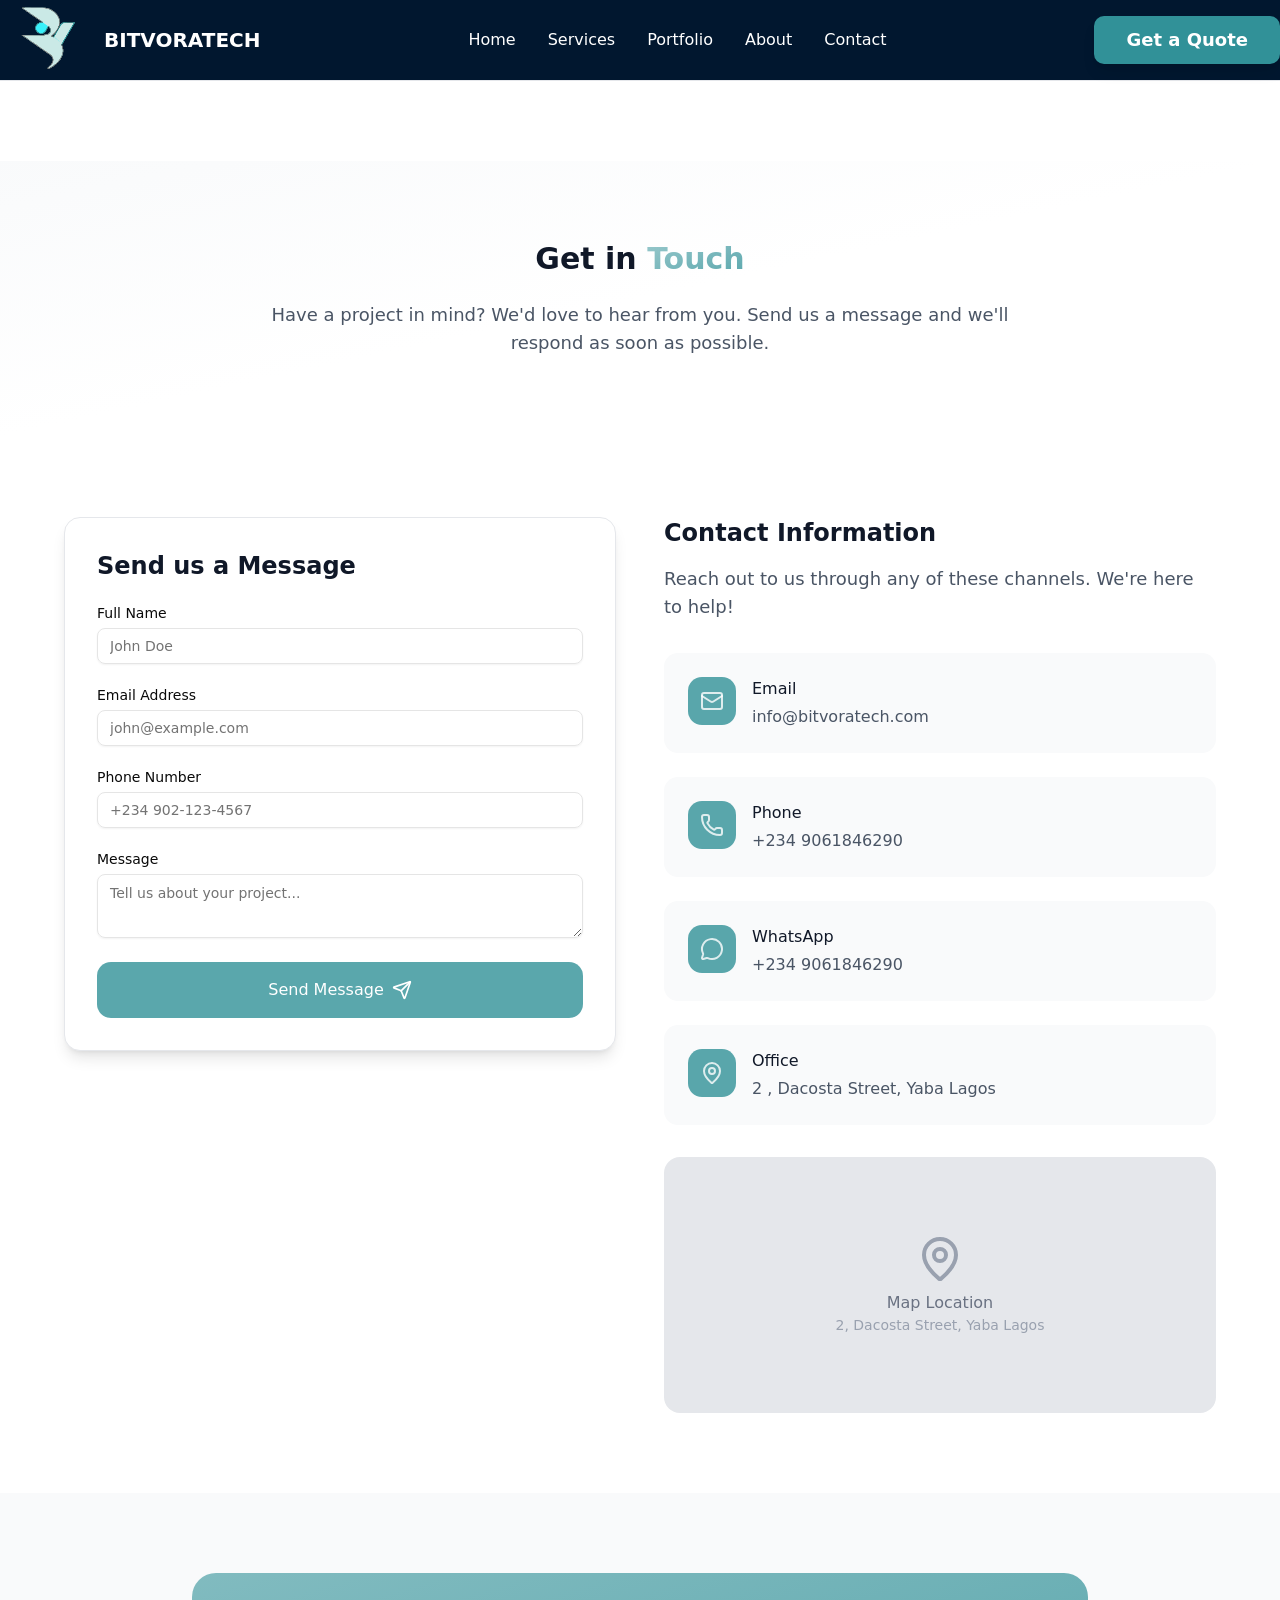
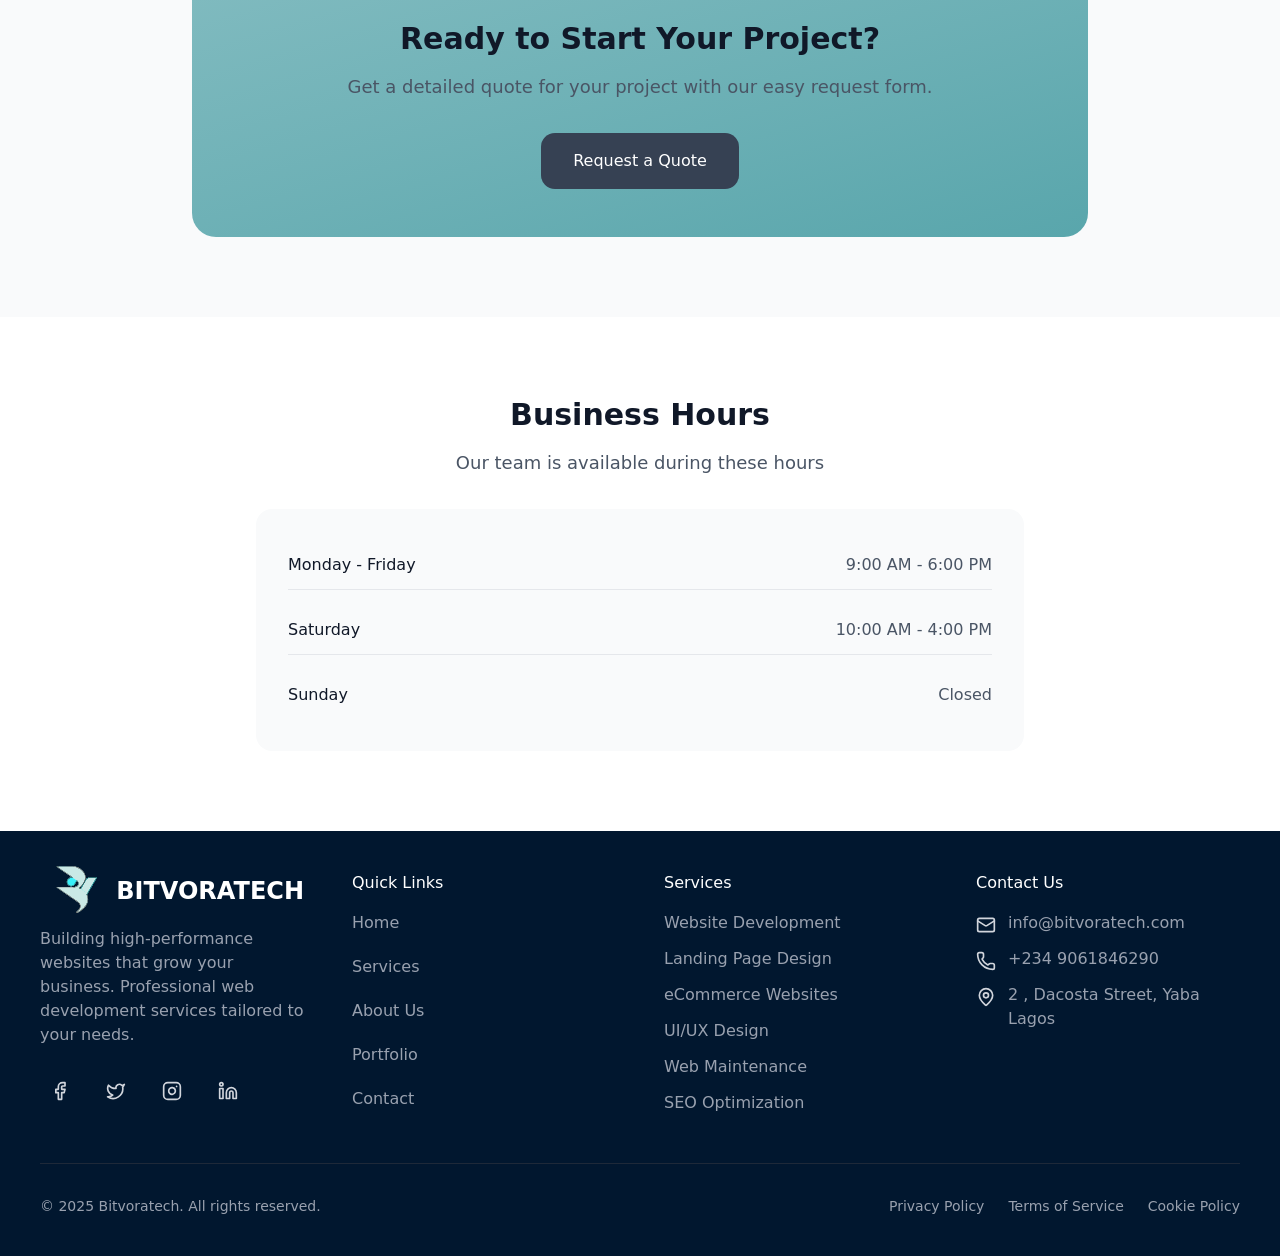
<file: contact.html>
<!DOCTYPE html><!--we_FZdLtbolQwGXORWL6t--><html lang="en"><head><meta charSet="utf-8"/><meta name="viewport" content="width=device-width, initial-scale=1"/><link rel="preload" href="/_next/static/media/797e433ab948586e-s.p.dbea232f.woff2" as="font" crossorigin="" type="font/woff2"/><link rel="preload" href="/_next/static/media/caa3a2e1cccd8315-s.p.853070df.woff2" as="font" crossorigin="" type="font/woff2"/><link rel="stylesheet" href="/_next/static/chunks/5732cb290caa552c.css" data-precedence="next"/><link rel="preload" as="script" fetchPriority="low" href="/_next/static/chunks/268983ca9e2831a7.js"/><script src="/_next/static/chunks/728abc7fac4c88eb.js" async=""></script><script src="/_next/static/chunks/8296bf97416a5ebf.js" async=""></script><script src="/_next/static/chunks/55825b216849be65.js" async=""></script><script src="/_next/static/chunks/turbopack-2d6f38843dcdf33a.js" async=""></script><script src="/_next/static/chunks/3def6ad737a4983b.js" async=""></script><script src="/_next/static/chunks/39bb033b382ce0ba.js" async=""></script><script src="/_next/static/chunks/8707f98b80612d08.js" async=""></script><script src="/_next/static/chunks/ff1a16fafef87110.js" async=""></script><script src="/_next/static/chunks/247eb132b7f7b574.js" async=""></script><script src="/_next/static/chunks/ed55e6e1980bdf44.js" async=""></script><script src="/_next/static/chunks/1c5b47ad036ddda9.js" async=""></script><link rel="preload" href="https://pagead2.googlesyndication.com/pagead/js/adsbygoogle.js?client=ca-pub-7640720837871445" as="script" crossorigin=""/><meta name="next-size-adjust" content=""/><title>bitvoratech</title><meta name="description" content="Build your business to go forward"/><link rel="icon" href="/favicon.ico?favicon.c974d08b.ico" sizes="48x48" type="image/x-icon"/><script src="/_next/static/chunks/a6dad97d9634a72d.js" noModule=""></script></head><body class="geist_a71539c9-module__T19VSG__variable geist_mono_8d43a2aa-module__8Li5zG__variable antialiased"><div hidden=""><!--$--><!--/$--></div><nav class="bg-[#01172F] border-b border-gray-200 sticky top-0 z-50"><div class="container"><div class="flex items-center justify-between h-20"><a href="/"><button class="flex items-center gap-1"><img alt="logo" loading="lazy" width="100" height="100" decoding="async" data-nimg="1" class="object-contain" style="color:transparent" src="/_next/static/media/bitvora logo.6297ccc5.svg"/><span class="text-xl font-black uppercase text-white">BitvoraTech</span></button></a><div class="hidden md:flex items-center gap-8"><a href="/"><button class="transition-colors text-white hover:text-blue-300">Home</button></a><a href="/services"><button class="transition-colors text-white hover:text-blue-300">Services</button></a><a href="/portfolio"><button class="transition-colors text-white hover:text-blue-300">Portfolio</button></a><a href="/about"><button class="transition-colors text-white hover:text-blue-300">About</button></a><a href="/contact"><button class="transition-colors text-white hover:text-blue-300">Contact</button></a></div><div class="hidden md:block"><a href="/quote"><button data-slot="button" class="inline-flex items-center justify-center gap-2 whitespace-nowrap disabled:pointer-events-none disabled:opacity-50 [&amp;_svg]:pointer-events-none [&amp;_svg:not([class*=&#x27;size-&#x27;])]:size-4 shrink-0 [&amp;_svg]:shrink-0 outline-none focus-visible:border-ring focus-visible:ring-ring/50 focus-visible:ring-[3px] aria-invalid:ring-destructive/20 dark:aria-invalid:ring-destructive/40 aria-invalid:border-destructive h-9 has-[&gt;svg]:px-3 bg-[#319198] text-white rounded-lg py-6 px-8 font-bold text-lg shadow-lg transition-transform transform hover:scale-105 hover:bg-[#319198]/70">Get a Quote</button></a></div><button class="md:hidden p-2 text-white rounded-lg cursor-pointer"><svg xmlns="http://www.w3.org/2000/svg" width="24" height="24" viewBox="0 0 24 24" fill="none" stroke="currentColor" stroke-width="2" stroke-linecap="round" stroke-linejoin="round" class="lucide lucide-menu w-6 h-6" aria-hidden="true"><path d="M4 5h16"></path><path d="M4 12h16"></path><path d="M4 19h16"></path></svg></button></div></div></nav><div class="pt-20"><section class="bg-linear-to-br from-gray-50 via-white to-primary-50 py-20 max-md:py-12"><div class="container mx-auto px-6"><div class="max-w-3xl mx-auto text-center"><h1 class="text-gray-900 mb-6 text-3xl font-bold" style="opacity:0;transform:translateY(20px)">Get in <span class="bg-linear-to-br from-[#319198]/50 to-[#319198]/80 bg-clip-text text-transparent">Touch</span></h1><p class="text-gray-600 text-lg" style="opacity:0;transform:translateY(20px)">Have a project in mind? We&#x27;d love to hear from you. Send us a message and we&#x27;ll respond as soon as possible.</p></div></div></section><section class="bg-white py-20 max-md:py-12"><div class="container mx-auto px-6"><div class="grid lg:grid-cols-2 gap-12 max-w-6xl mx-auto"><div style="opacity:0;transform:translateX(-20px)"><div class="bg-white p-8 rounded-2xl border border-gray-200 shadow-lg"><h3 class="text-gray-900 mb-6 text-2xl font-bold">Send us a Message</h3><form class="space-y-6"><div><label data-slot="label" class="flex items-center gap-2 text-sm leading-none font-medium select-none group-data-[disabled=true]:pointer-events-none group-data-[disabled=true]:opacity-50 peer-disabled:cursor-not-allowed peer-disabled:opacity-50" for="name">Full Name</label><input type="text" data-slot="input" class="file:text-foreground placeholder:text-muted-foreground selection:bg-primary selection:text-primary-foreground dark:bg-input/30 border-input h-9 w-full min-w-0 rounded-md border bg-transparent px-3 py-1 text-base shadow-xs transition-[color,box-shadow] outline-none file:inline-flex file:h-7 file:border-0 file:bg-transparent file:text-sm file:font-medium disabled:pointer-events-none disabled:cursor-not-allowed disabled:opacity-50 md:text-sm focus-visible:border-ring focus-visible:ring-ring/50 focus-visible:ring-[3px] aria-invalid:ring-destructive/20 dark:aria-invalid:ring-destructive/40 aria-invalid:border-destructive mt-2" id="name" placeholder="John Doe" required="" name="name" value=""/></div><div><label data-slot="label" class="flex items-center gap-2 text-sm leading-none font-medium select-none group-data-[disabled=true]:pointer-events-none group-data-[disabled=true]:opacity-50 peer-disabled:cursor-not-allowed peer-disabled:opacity-50" for="email">Email Address</label><input type="email" data-slot="input" class="file:text-foreground placeholder:text-muted-foreground selection:bg-primary selection:text-primary-foreground dark:bg-input/30 border-input h-9 w-full min-w-0 rounded-md border bg-transparent px-3 py-1 text-base shadow-xs transition-[color,box-shadow] outline-none file:inline-flex file:h-7 file:border-0 file:bg-transparent file:text-sm file:font-medium disabled:pointer-events-none disabled:cursor-not-allowed disabled:opacity-50 md:text-sm focus-visible:border-ring focus-visible:ring-ring/50 focus-visible:ring-[3px] aria-invalid:ring-destructive/20 dark:aria-invalid:ring-destructive/40 aria-invalid:border-destructive mt-2" id="email" placeholder="john@example.com" required="" name="email" value=""/></div><div><label data-slot="label" class="flex items-center gap-2 text-sm leading-none font-medium select-none group-data-[disabled=true]:pointer-events-none group-data-[disabled=true]:opacity-50 peer-disabled:cursor-not-allowed peer-disabled:opacity-50" for="phone">Phone Number</label><input type="tel" data-slot="input" class="file:text-foreground placeholder:text-muted-foreground selection:bg-primary selection:text-primary-foreground dark:bg-input/30 border-input h-9 w-full min-w-0 rounded-md border bg-transparent px-3 py-1 text-base shadow-xs transition-[color,box-shadow] outline-none file:inline-flex file:h-7 file:border-0 file:bg-transparent file:text-sm file:font-medium disabled:pointer-events-none disabled:cursor-not-allowed disabled:opacity-50 md:text-sm focus-visible:border-ring focus-visible:ring-ring/50 focus-visible:ring-[3px] aria-invalid:ring-destructive/20 dark:aria-invalid:ring-destructive/40 aria-invalid:border-destructive mt-2" id="phone" placeholder="+234 902-123-4567" name="phone" value=""/></div><div><label data-slot="label" class="flex items-center gap-2 text-sm leading-none font-medium select-none group-data-[disabled=true]:pointer-events-none group-data-[disabled=true]:opacity-50 peer-disabled:cursor-not-allowed peer-disabled:opacity-50" for="message">Message</label><textarea data-slot="textarea" class="border-input placeholder:text-muted-foreground focus-visible:border-ring focus-visible:ring-ring/50 aria-invalid:ring-destructive/20 dark:aria-invalid:ring-destructive/40 aria-invalid:border-destructive dark:bg-input/30 flex field-sizing-content min-h-16 w-full rounded-md border bg-transparent px-3 py-2 text-base shadow-xs transition-[color,box-shadow] outline-none focus-visible:ring-[3px] disabled:cursor-not-allowed disabled:opacity-50 md:text-sm mt-2" id="message" name="message" placeholder="Tell us about your project..." required="" rows="6"></textarea></div><button type="submit" class="w-full px-8 py-4 bg-[#319198]/80 text-white rounded-xl hover:bg-[#319198]/70 transition-colors flex items-center justify-center gap-2">Send Message<svg xmlns="http://www.w3.org/2000/svg" width="20" height="20" viewBox="0 0 24 24" fill="none" stroke="currentColor" stroke-width="2" stroke-linecap="round" stroke-linejoin="round" class="lucide lucide-send" aria-hidden="true"><path d="M14.536 21.686a.5.5 0 0 0 .937-.024l6.5-19a.496.496 0 0 0-.635-.635l-19 6.5a.5.5 0 0 0-.024.937l7.93 3.18a2 2 0 0 1 1.112 1.11z"></path><path d="m21.854 2.147-10.94 10.939"></path></svg></button></form></div></div><div><div class="mb-8" style="opacity:0;transform:translateX(20px)"><h3 class="text-gray-900 mb-4 text-2xl font-bold">Contact Information</h3><p class="text-gray-600 text-lg">Reach out to us through any of these channels. We&#x27;re here to help!</p></div><div class="space-y-6"><a href="mailto:info@bitvoratech.com" class="flex items-start gap-4 p-6 bg-gray-50 rounded-xl hover:bg-gray-100 transition-colors" style="opacity:0;transform:translateY(20px)"><div class="w-12 h-12 bg-[#319198]/80 rounded-xl flex items-center justify-center shrink-0"><svg xmlns="http://www.w3.org/2000/svg" width="24" height="24" viewBox="0 0 24 24" fill="none" stroke="currentColor" stroke-width="2" stroke-linecap="round" stroke-linejoin="round" class="lucide lucide-mail text-white/80" aria-hidden="true"><path d="m22 7-8.991 5.727a2 2 0 0 1-2.009 0L2 7"></path><rect x="2" y="4" width="20" height="16" rx="2"></rect></svg></div><div><h6 class="text-gray-900 mb-1">Email</h6><p class="text-gray-600">info@bitvoratech.com</p></div></a><a href="+2349061846290" class="flex items-start gap-4 p-6 bg-gray-50 rounded-xl hover:bg-gray-100 transition-colors" style="opacity:0;transform:translateY(20px)"><div class="w-12 h-12 bg-[#319198]/80 rounded-xl flex items-center justify-center shrink-0"><svg xmlns="http://www.w3.org/2000/svg" width="24" height="24" viewBox="0 0 24 24" fill="none" stroke="currentColor" stroke-width="2" stroke-linecap="round" stroke-linejoin="round" class="lucide lucide-phone text-white/80" aria-hidden="true"><path d="M13.832 16.568a1 1 0 0 0 1.213-.303l.355-.465A2 2 0 0 1 17 15h3a2 2 0 0 1 2 2v3a2 2 0 0 1-2 2A18 18 0 0 1 2 4a2 2 0 0 1 2-2h3a2 2 0 0 1 2 2v3a2 2 0 0 1-.8 1.6l-.468.351a1 1 0 0 0-.292 1.233 14 14 0 0 0 6.392 6.384"></path></svg></div><div><h6 class="text-gray-900 mb-1">Phone</h6><p class="text-gray-600">+234 9061846290</p></div></a><a href="https://wa.me/+2349061846290" class="flex items-start gap-4 p-6 bg-gray-50 rounded-xl hover:bg-gray-100 transition-colors" style="opacity:0;transform:translateY(20px)"><div class="w-12 h-12 bg-[#319198]/80 rounded-xl flex items-center justify-center shrink-0"><svg xmlns="http://www.w3.org/2000/svg" width="24" height="24" viewBox="0 0 24 24" fill="none" stroke="currentColor" stroke-width="2" stroke-linecap="round" stroke-linejoin="round" class="lucide lucide-message-circle text-white/80" aria-hidden="true"><path d="M2.992 16.342a2 2 0 0 1 .094 1.167l-1.065 3.29a1 1 0 0 0 1.236 1.168l3.413-.998a2 2 0 0 1 1.099.092 10 10 0 1 0-4.777-4.719"></path></svg></div><div><h6 class="text-gray-900 mb-1">WhatsApp</h6><p class="text-gray-600">+234 9061846290</p></div></a><a href="#" class="flex items-start gap-4 p-6 bg-gray-50 rounded-xl hover:bg-gray-100 transition-colors" style="opacity:0;transform:translateY(20px)"><div class="w-12 h-12 bg-[#319198]/80 rounded-xl flex items-center justify-center shrink-0"><svg xmlns="http://www.w3.org/2000/svg" width="24" height="24" viewBox="0 0 24 24" fill="none" stroke="currentColor" stroke-width="2" stroke-linecap="round" stroke-linejoin="round" class="lucide lucide-map-pin text-white/80" aria-hidden="true"><path d="M20 10c0 4.993-5.539 10.193-7.399 11.799a1 1 0 0 1-1.202 0C9.539 20.193 4 14.993 4 10a8 8 0 0 1 16 0"></path><circle cx="12" cy="10" r="3"></circle></svg></div><div><h6 class="text-gray-900 mb-1">Office</h6><p class="text-gray-600">2 , Dacosta Street, Yaba Lagos</p></div></a></div><div class="mt-8 rounded-2xl overflow-hidden h-64 bg-gray-200 flex items-center justify-center" style="opacity:0;transform:translateY(20px)"><div class="text-center"><svg xmlns="http://www.w3.org/2000/svg" width="48" height="48" viewBox="0 0 24 24" fill="none" stroke="currentColor" stroke-width="2" stroke-linecap="round" stroke-linejoin="round" class="lucide lucide-map-pin text-gray-400 mx-auto mb-2" aria-hidden="true"><path d="M20 10c0 4.993-5.539 10.193-7.399 11.799a1 1 0 0 1-1.202 0C9.539 20.193 4 14.993 4 10a8 8 0 0 1 16 0"></path><circle cx="12" cy="10" r="3"></circle></svg><p class="text-gray-500">Map Location</p><p class="text-gray-400 text-sm">2, Dacosta Street, Yaba Lagos</p></div></div></div></div></div></section><section class="bg-gray-50 py-20 max-md:py-12"><div class="container mx-auto px-6"><div class="max-w-4xl mx-auto bg-linear-to-br from-[#319198]/60 to-[#319198]/80 rounded-3xl p-12 text-center" style="opacity:0;transform:translateY(20px)"><h3 class="text-gray-900 mb-4 text-3xl font-bold">Ready to Start Your Project?</h3><p class="text-gray-600 mb-8 text-lg">Get a detailed quote for your project with our easy request form.</p><a href="quote"><button class="px-8 py-4 bg-gray-700 text-white rounded-xl hover:bg-gray-600 transition-colors">Request a Quote</button></a></div></div></section><section class="bg-white py-20 max-md:py-12"><div class="container mx-auto px-6"><div class="max-w-3xl mx-auto"><div class="text-center mb-8"><h3 class="text-gray-900 mb-4 text-3xl font-bold">Business Hours</h3><p class="text-gray-600 text-lg">Our team is available during these hours</p></div><div class="bg-gray-50 rounded-2xl p-8"><div class="space-y-4"><div class="flex justify-between items-center py-3 border-b border-gray-200 last:border-0"><span class="text-gray-900">Monday - Friday</span><span class="text-gray-600">9:00 AM - 6:00 PM</span></div><div class="flex justify-between items-center py-3 border-b border-gray-200 last:border-0"><span class="text-gray-900">Saturday</span><span class="text-gray-600">10:00 AM - 4:00 PM</span></div><div class="flex justify-between items-center py-3 border-b border-gray-200 last:border-0"><span class="text-gray-900">Sunday</span><span class="text-gray-600">Closed</span></div></div></div></div></div></section></div><!--$--><!--/$--><footer class="bg-[#01172F] text-gray-300"><div class="container py-10 px-10"><div class="grid grid-cols-1 md:grid-cols-2 lg:grid-cols-4 gap-12"><div><div class="flex items-center  mb-4"><div class=" h-10  flex items-center justify-center"><img alt="logo" loading="lazy" width="100" height="100" decoding="async" data-nimg="1" class="object-contain" style="color:transparent" src="/_next/static/media/bitvora logo.6297ccc5.svg"/></div><span class="text-white uppercase text-2xl font-black">Bitvoratech</span></div><p class="text-gray-400 mb-6">Building high-performance websites that grow your business. Professional web development services tailored to your needs.</p><div class="flex gap-4"><a href="#" class="w-10 h-10  rounded-lg flex items-center justify-center hover:bg-primary-600 transition-colors"><svg xmlns="http://www.w3.org/2000/svg" width="20" height="20" viewBox="0 0 24 24" fill="none" stroke="currentColor" stroke-width="2" stroke-linecap="round" stroke-linejoin="round" class="lucide lucide-facebook" aria-hidden="true"><path d="M18 2h-3a5 5 0 0 0-5 5v3H7v4h3v8h4v-8h3l1-4h-4V7a1 1 0 0 1 1-1h3z"></path></svg></a><a href="#" class="w-10 h-10  rounded-lg flex items-center justify-center hover:bg-primary-600 transition-colors"><svg xmlns="http://www.w3.org/2000/svg" width="20" height="20" viewBox="0 0 24 24" fill="none" stroke="currentColor" stroke-width="2" stroke-linecap="round" stroke-linejoin="round" class="lucide lucide-twitter" aria-hidden="true"><path d="M22 4s-.7 2.1-2 3.4c1.6 10-9.4 17.3-18 11.6 2.2.1 4.4-.6 6-2C3 15.5.5 9.6 3 5c2.2 2.6 5.6 4.1 9 4-.9-4.2 4-6.6 7-3.8 1.1 0 3-1.2 3-1.2z"></path></svg></a><a href="#" class="w-10 h-10  rounded-lg flex items-center justify-center hover:bg-primary-600 transition-colors"><svg xmlns="http://www.w3.org/2000/svg" width="20" height="20" viewBox="0 0 24 24" fill="none" stroke="currentColor" stroke-width="2" stroke-linecap="round" stroke-linejoin="round" class="lucide lucide-instagram" aria-hidden="true"><rect width="20" height="20" x="2" y="2" rx="5" ry="5"></rect><path d="M16 11.37A4 4 0 1 1 12.63 8 4 4 0 0 1 16 11.37z"></path><line x1="17.5" x2="17.51" y1="6.5" y2="6.5"></line></svg></a><a href="#" class="w-10 h-10  rounded-lg flex items-center justify-center hover:bg-primary-600 transition-colors"><svg xmlns="http://www.w3.org/2000/svg" width="20" height="20" viewBox="0 0 24 24" fill="none" stroke="currentColor" stroke-width="2" stroke-linecap="round" stroke-linejoin="round" class="lucide lucide-linkedin" aria-hidden="true"><path d="M16 8a6 6 0 0 1 6 6v7h-4v-7a2 2 0 0 0-2-2 2 2 0 0 0-2 2v7h-4v-7a6 6 0 0 1 6-6z"></path><rect width="4" height="12" x="2" y="9"></rect><circle cx="4" cy="4" r="2"></circle></svg></a></div></div><div><h6 class="text-white mb-4">Quick Links</h6><ul class="space-y-3 flex flex-col gap-2"><a href="/"><button class="text-gray-400 hover:text-primary-400 transition-colors">Home</button></a><a href="services"><button class="text-gray-400 hover:text-primary-400 transition-colors">Services</button></a><a href="about"><button class="text-gray-400 hover:text-primary-400 transition-colors">About Us</button></a><a href="portfolio"><button class="text-gray-400 hover:text-primary-400 transition-colors">Portfolio</button></a><a href="contact"><button class="text-gray-400 hover:text-primary-400 transition-colors">Contact</button></a></ul></div><div><h6 class="text-white mb-4">Services</h6><ul class="space-y-3"><li class="text-gray-400">Website Development</li><li class="text-gray-400">Landing Page Design</li><li class="text-gray-400">eCommerce Websites</li><li class="text-gray-400">UI/UX Design</li><li class="text-gray-400">Web Maintenance</li><li class="text-gray-400">SEO Optimization</li></ul></div><div><h6 class="text-white mb-4">Contact Us</h6><ul class="space-y-3"><li class="flex items-start gap-3"><svg xmlns="http://www.w3.org/2000/svg" width="20" height="20" viewBox="0 0 24 24" fill="none" stroke="currentColor" stroke-width="2" stroke-linecap="round" stroke-linejoin="round" class="lucide lucide-mail text-primary-400 mt-1 shrink-0" aria-hidden="true"><path d="m22 7-8.991 5.727a2 2 0 0 1-2.009 0L2 7"></path><rect x="2" y="4" width="20" height="16" rx="2"></rect></svg><span class="text-gray-400">info@bitvoratech.com</span></li><li class="flex items-start gap-3"><svg xmlns="http://www.w3.org/2000/svg" width="20" height="20" viewBox="0 0 24 24" fill="none" stroke="currentColor" stroke-width="2" stroke-linecap="round" stroke-linejoin="round" class="lucide lucide-phone text-primary-400 mt-1 shrink-0" aria-hidden="true"><path d="M13.832 16.568a1 1 0 0 0 1.213-.303l.355-.465A2 2 0 0 1 17 15h3a2 2 0 0 1 2 2v3a2 2 0 0 1-2 2A18 18 0 0 1 2 4a2 2 0 0 1 2-2h3a2 2 0 0 1 2 2v3a2 2 0 0 1-.8 1.6l-.468.351a1 1 0 0 0-.292 1.233 14 14 0 0 0 6.392 6.384"></path></svg><span class="text-gray-400">+234 9061846290</span></li><li class="flex items-start gap-3"><svg xmlns="http://www.w3.org/2000/svg" width="20" height="20" viewBox="0 0 24 24" fill="none" stroke="currentColor" stroke-width="2" stroke-linecap="round" stroke-linejoin="round" class="lucide lucide-map-pin text-primary-400 mt-1 shrink-0" aria-hidden="true"><path d="M20 10c0 4.993-5.539 10.193-7.399 11.799a1 1 0 0 1-1.202 0C9.539 20.193 4 14.993 4 10a8 8 0 0 1 16 0"></path><circle cx="12" cy="10" r="3"></circle></svg><span class="text-gray-400">2 , Dacosta Street, Yaba Lagos</span></li></ul></div></div><div class="border-t border-gray-800 mt-12 pt-8 flex flex-col md:flex-row items-center justify-between gap-4"><p class="text-gray-400 text-sm">© 2025 Bitvoratech. All rights reserved.</p><div class="flex gap-6 text-sm"><a href="#" class="text-gray-400 hover:text-primary-400 transition-colors">Privacy Policy</a><a href="#" class="text-gray-400 hover:text-primary-400 transition-colors">Terms of Service</a><a href="#" class="text-gray-400 hover:text-primary-400 transition-colors">Cookie Policy</a></div></div></div></footer><script src="/_next/static/chunks/268983ca9e2831a7.js" id="_R_" async=""></script><script>(self.__next_f=self.__next_f||[]).push([0])</script><script>self.__next_f.push([1,"1:\"$Sreact.fragment\"\n2:I[79520,[\"/_next/static/chunks/3def6ad737a4983b.js\",\"/_next/static/chunks/39bb033b382ce0ba.js\",\"/_next/static/chunks/8707f98b80612d08.js\"],\"\"]\n3:I[62319,[\"/_next/static/chunks/3def6ad737a4983b.js\",\"/_next/static/chunks/39bb033b382ce0ba.js\",\"/_next/static/chunks/8707f98b80612d08.js\"],\"default\"]\n4:I[39756,[\"/_next/static/chunks/ff1a16fafef87110.js\",\"/_next/static/chunks/247eb132b7f7b574.js\"],\"default\"]\n5:I[37457,[\"/_next/static/chunks/ff1a16fafef87110.js\",\"/_next/static/chunks/247eb132b7f7b574.js\"],\"default\"]\n6:I[56691,[\"/_next/static/chunks/3def6ad737a4983b.js\",\"/_next/static/chunks/39bb033b382ce0ba.js\",\"/_next/static/chunks/8707f98b80612d08.js\"],\"Footer\"]\n7:I[47257,[\"/_next/static/chunks/ff1a16fafef87110.js\",\"/_next/static/chunks/247eb132b7f7b574.js\"],\"ClientPageRoot\"]\n8:I[69139,[\"/_next/static/chunks/3def6ad737a4983b.js\",\"/_next/static/chunks/39bb033b382ce0ba.js\",\"/_next/static/chunks/8707f98b80612d08.js\",\"/_next/static/chunks/ed55e6e1980bdf44.js\",\"/_next/static/chunks/1c5b47ad036ddda9.js\"],\"default\"]\nb:I[97367,[\"/_next/static/chunks/ff1a16fafef87110.js\",\"/_next/static/chunks/247eb132b7f7b574.js\"],\"OutletBoundary\"]\nc:\"$Sreact.suspense\"\ne:I[97367,[\"/_next/static/chunks/ff1a16fafef87110.js\",\"/_next/static/chunks/247eb132b7f7b574.js\"],\"ViewportBoundary\"]\n10:I[97367,[\"/_next/static/chunks/ff1a16fafef87110.js\",\"/_next/static/chunks/247eb132b7f7b574.js\"],\"MetadataBoundary\"]\n12:I[68027,[],\"default\"]\n:HL[\"/_next/static/chunks/5732cb290caa552c.css\",\"style\"]\n:HL[\"/_next/static/media/797e433ab948586e-s.p.dbea232f.woff2\",\"font\",{\"crossOrigin\":\"\",\"type\":\"font/woff2\"}]\n:HL[\"/_next/static/media/caa3a2e1cccd8315-s.p.853070df.woff2\",\"font\",{\"crossOrigin\":\"\",\"type\":\"font/woff2\"}]\n"])</script><script>self.__next_f.push([1,"0:{\"P\":null,\"b\":\"we_FZdLtbolQwGXORWL6t\",\"c\":[\"\",\"contact\"],\"q\":\"\",\"i\":false,\"f\":[[[\"\",{\"children\":[\"contact\",{\"children\":[\"__PAGE__\",{}]}]},\"$undefined\",\"$undefined\",true],[[\"$\",\"$1\",\"c\",{\"children\":[[[\"$\",\"link\",\"0\",{\"rel\":\"stylesheet\",\"href\":\"/_next/static/chunks/5732cb290caa552c.css\",\"precedence\":\"next\",\"crossOrigin\":\"$undefined\",\"nonce\":\"$undefined\"}],[\"$\",\"script\",\"script-0\",{\"src\":\"/_next/static/chunks/3def6ad737a4983b.js\",\"async\":true,\"nonce\":\"$undefined\"}],[\"$\",\"script\",\"script-1\",{\"src\":\"/_next/static/chunks/39bb033b382ce0ba.js\",\"async\":true,\"nonce\":\"$undefined\"}],[\"$\",\"script\",\"script-2\",{\"src\":\"/_next/static/chunks/8707f98b80612d08.js\",\"async\":true,\"nonce\":\"$undefined\"}]],[\"$\",\"html\",null,{\"lang\":\"en\",\"children\":[\"$\",\"body\",null,{\"className\":\"geist_a71539c9-module__T19VSG__variable geist_mono_8d43a2aa-module__8Li5zG__variable antialiased\",\"children\":[[\"$\",\"$L2\",null,{\"id\":\"adsense-script\",\"async\":true,\"strategy\":\"afterInteractive\",\"src\":\"https://pagead2.googlesyndication.com/pagead/js/adsbygoogle.js?client=ca-pub-7640720837871445\",\"crossOrigin\":\"anonymous\"}],[\"$\",\"$L3\",null,{}],[\"$\",\"$L4\",null,{\"parallelRouterKey\":\"children\",\"error\":\"$undefined\",\"errorStyles\":\"$undefined\",\"errorScripts\":\"$undefined\",\"template\":[\"$\",\"$L5\",null,{}],\"templateStyles\":\"$undefined\",\"templateScripts\":\"$undefined\",\"notFound\":[[[\"$\",\"title\",null,{\"children\":\"404: This page could not be found.\"}],[\"$\",\"div\",null,{\"style\":{\"fontFamily\":\"system-ui,\\\"Segoe UI\\\",Roboto,Helvetica,Arial,sans-serif,\\\"Apple Color Emoji\\\",\\\"Segoe UI Emoji\\\"\",\"height\":\"100vh\",\"textAlign\":\"center\",\"display\":\"flex\",\"flexDirection\":\"column\",\"alignItems\":\"center\",\"justifyContent\":\"center\"},\"children\":[\"$\",\"div\",null,{\"children\":[[\"$\",\"style\",null,{\"dangerouslySetInnerHTML\":{\"__html\":\"body{color:#000;background:#fff;margin:0}.next-error-h1{border-right:1px solid rgba(0,0,0,.3)}@media (prefers-color-scheme:dark){body{color:#fff;background:#000}.next-error-h1{border-right:1px solid rgba(255,255,255,.3)}}\"}}],[\"$\",\"h1\",null,{\"className\":\"next-error-h1\",\"style\":{\"display\":\"inline-block\",\"margin\":\"0 20px 0 0\",\"padding\":\"0 23px 0 0\",\"fontSize\":24,\"fontWeight\":500,\"verticalAlign\":\"top\",\"lineHeight\":\"49px\"},\"children\":404}],[\"$\",\"div\",null,{\"style\":{\"display\":\"inline-block\"},\"children\":[\"$\",\"h2\",null,{\"style\":{\"fontSize\":14,\"fontWeight\":400,\"lineHeight\":\"49px\",\"margin\":0},\"children\":\"This page could not be found.\"}]}]]}]}]],[]],\"forbidden\":\"$undefined\",\"unauthorized\":\"$undefined\"}],[\"$\",\"$L6\",null,{}]]}]}]]}],{\"children\":[[\"$\",\"$1\",\"c\",{\"children\":[null,[\"$\",\"$L4\",null,{\"parallelRouterKey\":\"children\",\"error\":\"$undefined\",\"errorStyles\":\"$undefined\",\"errorScripts\":\"$undefined\",\"template\":[\"$\",\"$L5\",null,{}],\"templateStyles\":\"$undefined\",\"templateScripts\":\"$undefined\",\"notFound\":\"$undefined\",\"forbidden\":\"$undefined\",\"unauthorized\":\"$undefined\"}]]}],{\"children\":[[\"$\",\"$1\",\"c\",{\"children\":[[\"$\",\"$L7\",null,{\"Component\":\"$8\",\"serverProvidedParams\":{\"searchParams\":{},\"params\":{},\"promises\":[\"$@9\",\"$@a\"]}}],[[\"$\",\"script\",\"script-0\",{\"src\":\"/_next/static/chunks/ed55e6e1980bdf44.js\",\"async\":true,\"nonce\":\"$undefined\"}],[\"$\",\"script\",\"script-1\",{\"src\":\"/_next/static/chunks/1c5b47ad036ddda9.js\",\"async\":true,\"nonce\":\"$undefined\"}]],[\"$\",\"$Lb\",null,{\"children\":[\"$\",\"$c\",null,{\"name\":\"Next.MetadataOutlet\",\"children\":\"$@d\"}]}]]}],{},null,false,false]},null,false,false]},null,false,false],[\"$\",\"$1\",\"h\",{\"children\":[null,[\"$\",\"$Le\",null,{\"children\":\"$@f\"}],[\"$\",\"div\",null,{\"hidden\":true,\"children\":[\"$\",\"$L10\",null,{\"children\":[\"$\",\"$c\",null,{\"name\":\"Next.Metadata\",\"children\":\"$@11\"}]}]}],[\"$\",\"meta\",null,{\"name\":\"next-size-adjust\",\"content\":\"\"}]]}],false]],\"m\":\"$undefined\",\"G\":[\"$12\",[]],\"S\":true}\n"])</script><script>self.__next_f.push([1,"9:{}\na:\"$0:f:0:1:1:children:1:children:0:props:children:0:props:serverProvidedParams:params\"\n"])</script><script>self.__next_f.push([1,"f:[[\"$\",\"meta\",\"0\",{\"charSet\":\"utf-8\"}],[\"$\",\"meta\",\"1\",{\"name\":\"viewport\",\"content\":\"width=device-width, initial-scale=1\"}]]\n"])</script><script>self.__next_f.push([1,"13:I[27201,[\"/_next/static/chunks/ff1a16fafef87110.js\",\"/_next/static/chunks/247eb132b7f7b574.js\"],\"IconMark\"]\n11:[[\"$\",\"title\",\"0\",{\"children\":\"bitvoratech\"}],[\"$\",\"meta\",\"1\",{\"name\":\"description\",\"content\":\"Build your business to go forward\"}],[\"$\",\"link\",\"2\",{\"rel\":\"icon\",\"href\":\"/favicon.ico?favicon.c974d08b.ico\",\"sizes\":\"48x48\",\"type\":\"image/x-icon\"}],[\"$\",\"$L13\",\"3\",{}]]\nd:null\n"])</script></body></html>
</file>
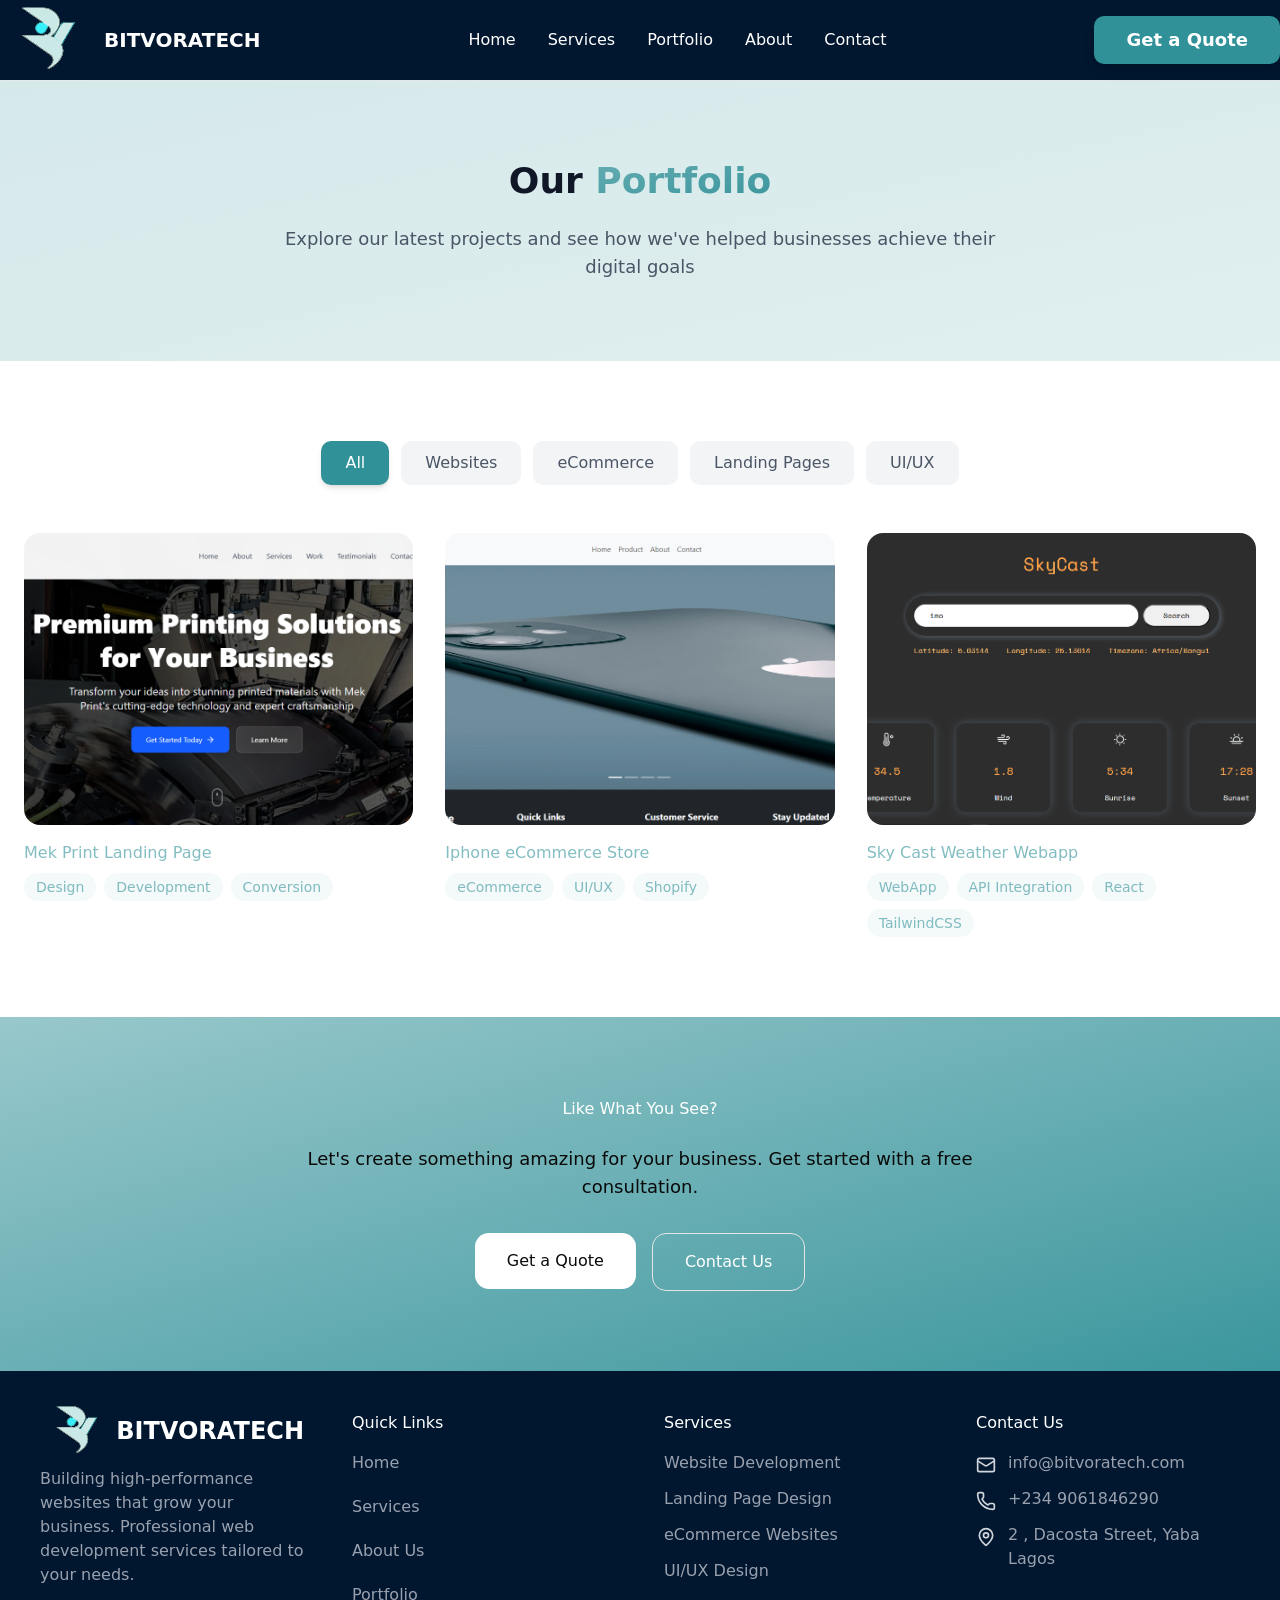
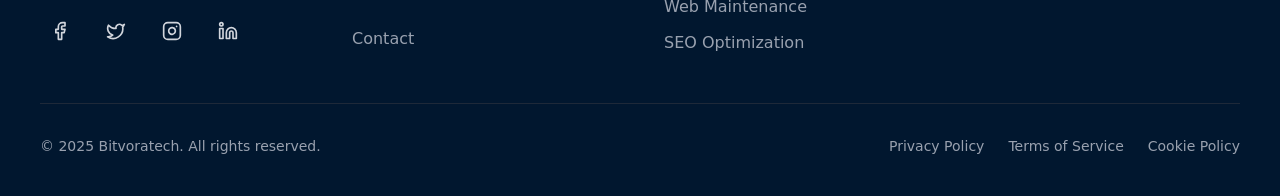
<file: portfolio.html>
<!DOCTYPE html><!--we_FZdLtbolQwGXORWL6t--><html lang="en"><head><meta charSet="utf-8"/><meta name="viewport" content="width=device-width, initial-scale=1"/><link rel="preload" href="/_next/static/media/797e433ab948586e-s.p.dbea232f.woff2" as="font" crossorigin="" type="font/woff2"/><link rel="preload" href="/_next/static/media/caa3a2e1cccd8315-s.p.853070df.woff2" as="font" crossorigin="" type="font/woff2"/><link rel="preload" as="image" href="/_next/static/media/project-1.0eff6b8c.png"/><link rel="preload" as="image" href="/_next/static/media/project-2.ef5362cb.png"/><link rel="preload" as="image" href="/_next/static/media/project-3.dddc2efe.png"/><link rel="stylesheet" href="/_next/static/chunks/5732cb290caa552c.css" data-precedence="next"/><link rel="preload" as="script" fetchPriority="low" href="/_next/static/chunks/268983ca9e2831a7.js"/><script src="/_next/static/chunks/728abc7fac4c88eb.js" async=""></script><script src="/_next/static/chunks/8296bf97416a5ebf.js" async=""></script><script src="/_next/static/chunks/55825b216849be65.js" async=""></script><script src="/_next/static/chunks/turbopack-2d6f38843dcdf33a.js" async=""></script><script src="/_next/static/chunks/3def6ad737a4983b.js" async=""></script><script src="/_next/static/chunks/39bb033b382ce0ba.js" async=""></script><script src="/_next/static/chunks/8707f98b80612d08.js" async=""></script><script src="/_next/static/chunks/ff1a16fafef87110.js" async=""></script><script src="/_next/static/chunks/247eb132b7f7b574.js" async=""></script><script src="/_next/static/chunks/e374563599c8e759.js" async=""></script><script src="/_next/static/chunks/1c5b47ad036ddda9.js" async=""></script><link rel="preload" href="https://pagead2.googlesyndication.com/pagead/js/adsbygoogle.js?client=ca-pub-7640720837871445" as="script" crossorigin=""/><meta name="next-size-adjust" content=""/><title>bitvoratech</title><meta name="description" content="Build your business to go forward"/><link rel="icon" href="/favicon.ico?favicon.c974d08b.ico" sizes="48x48" type="image/x-icon"/><script src="/_next/static/chunks/a6dad97d9634a72d.js" noModule=""></script></head><body class="geist_a71539c9-module__T19VSG__variable geist_mono_8d43a2aa-module__8Li5zG__variable antialiased"><div hidden=""><!--$--><!--/$--></div><nav class="bg-[#01172F] border-b border-gray-200 sticky top-0 z-50"><div class="container"><div class="flex items-center justify-between h-20"><a href="/"><button class="flex items-center gap-1"><img alt="logo" loading="lazy" width="100" height="100" decoding="async" data-nimg="1" class="object-contain" style="color:transparent" src="/_next/static/media/bitvora logo.6297ccc5.svg"/><span class="text-xl font-black uppercase text-white">BitvoraTech</span></button></a><div class="hidden md:flex items-center gap-8"><a href="/"><button class="transition-colors text-white hover:text-blue-300">Home</button></a><a href="/services"><button class="transition-colors text-white hover:text-blue-300">Services</button></a><a href="/portfolio"><button class="transition-colors text-white hover:text-blue-300">Portfolio</button></a><a href="/about"><button class="transition-colors text-white hover:text-blue-300">About</button></a><a href="/contact"><button class="transition-colors text-white hover:text-blue-300">Contact</button></a></div><div class="hidden md:block"><a href="/quote"><button data-slot="button" class="inline-flex items-center justify-center gap-2 whitespace-nowrap disabled:pointer-events-none disabled:opacity-50 [&amp;_svg]:pointer-events-none [&amp;_svg:not([class*=&#x27;size-&#x27;])]:size-4 shrink-0 [&amp;_svg]:shrink-0 outline-none focus-visible:border-ring focus-visible:ring-ring/50 focus-visible:ring-[3px] aria-invalid:ring-destructive/20 dark:aria-invalid:ring-destructive/40 aria-invalid:border-destructive h-9 has-[&gt;svg]:px-3 bg-[#319198] text-white rounded-lg py-6 px-8 font-bold text-lg shadow-lg transition-transform transform hover:scale-105 hover:bg-[#319198]/70">Get a Quote</button></a></div><button class="md:hidden p-2 text-white rounded-lg cursor-pointer"><svg xmlns="http://www.w3.org/2000/svg" width="24" height="24" viewBox="0 0 24 24" fill="none" stroke="currentColor" stroke-width="2" stroke-linecap="round" stroke-linejoin="round" class="lucide lucide-menu w-6 h-6" aria-hidden="true"><path d="M4 5h16"></path><path d="M4 12h16"></path><path d="M4 19h16"></path></svg></button></div></div></nav><div class=""><section class="bg-linear-to-br from-[#319198]/20 to-[#319198]/15 py-20 max-md:py-12"><div class="container mx-auto"><div class="max-w-3xl mx-auto text-center"><h1 class="text-gray-900 mb-6 text-4xl font-bold" style="opacity:0;transform:translateY(20px)">Our <span class="bg-linear-to-br from-[#319198]/70 to-[#319198]/95 bg-clip-text text-transparent">Portfolio</span></h1><p class="text-gray-600 text-lg" style="opacity:0;transform:translateY(20px)">Explore our latest projects and see how we&#x27;ve helped businesses achieve their digital goals</p></div></div></section><section class="bg-white py-20 max-md:py-12"><div class="container mx-auto px-6"><div class="flex flex-wrap justify-center gap-3 mb-12"><button class="px-6 py-2.5 rounded-lg transition-all bg-[#319198] text-white shadow-md">All</button><button class="px-6 py-2.5 rounded-lg transition-all bg-gray-100 text-gray-600 hover:bg-gray-200">Websites</button><button class="px-6 py-2.5 rounded-lg transition-all bg-gray-100 text-gray-600 hover:bg-gray-200">eCommerce</button><button class="px-6 py-2.5 rounded-lg transition-all bg-gray-100 text-gray-600 hover:bg-gray-200">Landing Pages</button><button class="px-6 py-2.5 rounded-lg transition-all bg-gray-100 text-gray-600 hover:bg-gray-200">UI/UX</button></div><div class="grid md:grid-cols-2 lg:grid-cols-3 gap-8"><a href="https://mekprint.vercel.app/"><div class="group cursor-pointer" style="opacity:0;transform:scale(0.95)"><div class="relative overflow-hidden rounded-2xl bg-gray-100 aspect-4/3"><img src="/_next/static/media/project-1.0eff6b8c.png" alt="Mek Print Landing Page" class="w-full h-full object-cover transition-transform duration-500 group-hover:scale-110"/><div class="absolute inset-0 bg-linear-to-t from-[#319198]/80 via-[#319198]/20 to-transparent opacity-0 group-hover:opacity-100 transition-opacity duration-300"><div class="absolute bottom-0 left-0 right-0 p-6 text-white transform translate-y-4 group-hover:translate-y-0 transition-transform duration-300"><div class="flex items-center gap-2 mb-2"><span class="text-sm text-[#319198]/60">Landing Pages</span><a class="text-white hover:text-[#319198]" href="https://mekprint.vercel.app/"><svg xmlns="http://www.w3.org/2000/svg" width="16" height="16" viewBox="0 0 24 24" fill="none" stroke="currentColor" stroke-width="2" stroke-linecap="round" stroke-linejoin="round" class="lucide lucide-external-link" aria-hidden="true"><path d="M15 3h6v6"></path><path d="M10 14 21 3"></path><path d="M18 13v6a2 2 0 0 1-2 2H5a2 2 0 0 1-2-2V8a2 2 0 0 1 2-2h6"></path></svg></a></div><h4 class="text-white mb-2">Mek Print Landing Page</h4></div></div></div><div class="mt-4"><h5 class="text-[#319198]/60 mb-2">Mek Print Landing Page</h5><div class="flex flex-wrap gap-2"><span class="px-3 py-1 bg-[#319198]/5 text-[#319198]/60 rounded-full text-sm">Design</span><span class="px-3 py-1 bg-[#319198]/5 text-[#319198]/60 rounded-full text-sm">Development</span><span class="px-3 py-1 bg-[#319198]/5 text-[#319198]/60 rounded-full text-sm">Conversion</span></div></div></div></a><a href="https://applestore-07.vercel.app/"><div class="group cursor-pointer" style="opacity:0;transform:scale(0.95)"><div class="relative overflow-hidden rounded-2xl bg-gray-100 aspect-4/3"><img src="/_next/static/media/project-2.ef5362cb.png" alt="Iphone eCommerce Store" class="w-full h-full object-cover transition-transform duration-500 group-hover:scale-110"/><div class="absolute inset-0 bg-linear-to-t from-[#319198]/80 via-[#319198]/20 to-transparent opacity-0 group-hover:opacity-100 transition-opacity duration-300"><div class="absolute bottom-0 left-0 right-0 p-6 text-white transform translate-y-4 group-hover:translate-y-0 transition-transform duration-300"><div class="flex items-center gap-2 mb-2"><span class="text-sm text-[#319198]/60">eCommerce</span><a class="text-white hover:text-[#319198]" href="https://applestore-07.vercel.app/"><svg xmlns="http://www.w3.org/2000/svg" width="16" height="16" viewBox="0 0 24 24" fill="none" stroke="currentColor" stroke-width="2" stroke-linecap="round" stroke-linejoin="round" class="lucide lucide-external-link" aria-hidden="true"><path d="M15 3h6v6"></path><path d="M10 14 21 3"></path><path d="M18 13v6a2 2 0 0 1-2 2H5a2 2 0 0 1-2-2V8a2 2 0 0 1 2-2h6"></path></svg></a></div><h4 class="text-white mb-2">Iphone eCommerce Store</h4></div></div></div><div class="mt-4"><h5 class="text-[#319198]/60 mb-2">Iphone eCommerce Store</h5><div class="flex flex-wrap gap-2"><span class="px-3 py-1 bg-[#319198]/5 text-[#319198]/60 rounded-full text-sm">eCommerce</span><span class="px-3 py-1 bg-[#319198]/5 text-[#319198]/60 rounded-full text-sm">UI/UX</span><span class="px-3 py-1 bg-[#319198]/5 text-[#319198]/60 rounded-full text-sm">Shopify</span></div></div></div></a><a href="https://skycast-app.vercel.app/"><div class="group cursor-pointer" style="opacity:0;transform:scale(0.95)"><div class="relative overflow-hidden rounded-2xl bg-gray-100 aspect-4/3"><img src="/_next/static/media/project-3.dddc2efe.png" alt="Sky Cast Weather Webapp" class="w-full h-full object-cover transition-transform duration-500 group-hover:scale-110"/><div class="absolute inset-0 bg-linear-to-t from-[#319198]/80 via-[#319198]/20 to-transparent opacity-0 group-hover:opacity-100 transition-opacity duration-300"><div class="absolute bottom-0 left-0 right-0 p-6 text-white transform translate-y-4 group-hover:translate-y-0 transition-transform duration-300"><div class="flex items-center gap-2 mb-2"><span class="text-sm text-[#319198]/60">WebApps</span><a class="text-white hover:text-[#319198]" href="https://skycast-app.vercel.app/"><svg xmlns="http://www.w3.org/2000/svg" width="16" height="16" viewBox="0 0 24 24" fill="none" stroke="currentColor" stroke-width="2" stroke-linecap="round" stroke-linejoin="round" class="lucide lucide-external-link" aria-hidden="true"><path d="M15 3h6v6"></path><path d="M10 14 21 3"></path><path d="M18 13v6a2 2 0 0 1-2 2H5a2 2 0 0 1-2-2V8a2 2 0 0 1 2-2h6"></path></svg></a></div><h4 class="text-white mb-2">Sky Cast Weather Webapp</h4></div></div></div><div class="mt-4"><h5 class="text-[#319198]/60 mb-2">Sky Cast Weather Webapp</h5><div class="flex flex-wrap gap-2"><span class="px-3 py-1 bg-[#319198]/5 text-[#319198]/60 rounded-full text-sm">WebApp</span><span class="px-3 py-1 bg-[#319198]/5 text-[#319198]/60 rounded-full text-sm">API Integration</span><span class="px-3 py-1 bg-[#319198]/5 text-[#319198]/60 rounded-full text-sm">React</span><span class="px-3 py-1 bg-[#319198]/5 text-[#319198]/60 rounded-full text-sm">TailwindCSS</span></div></div></div></a></div></div></section><section class="bg-linear-to-br from-[#319198]/50 to-[#319198]/95 py-20 max-md:py-12"><div class="container mx-auto px-6"><div class="max-w-3xl mx-auto text-center"><h2 class="text-white mb-6" style="opacity:0;transform:translateY(20px)">Like What You See?</h2><p class="text-primary-100 text-lg mb-8">Let&#x27;s create something amazing for your business. Get started with a free consultation.</p><div class="flex flex-wrap gap-4 justify-center"><a href="quote"><button class="px-8 py-4 bg-white text-primary-600 rounded-xl hover:bg-gray-100 transition-colors">Get a Quote</button></a><a href="contact"><button class="px-8 py-4 bg-primary-700 text-white rounded-xl hover:bg-primary-800 transition-colors border border-primary-500">Contact Us</button></a></div></div></div></section></div><!--$--><!--/$--><footer class="bg-[#01172F] text-gray-300"><div class="container py-10 px-10"><div class="grid grid-cols-1 md:grid-cols-2 lg:grid-cols-4 gap-12"><div><div class="flex items-center  mb-4"><div class=" h-10  flex items-center justify-center"><img alt="logo" loading="lazy" width="100" height="100" decoding="async" data-nimg="1" class="object-contain" style="color:transparent" src="/_next/static/media/bitvora logo.6297ccc5.svg"/></div><span class="text-white uppercase text-2xl font-black">Bitvoratech</span></div><p class="text-gray-400 mb-6">Building high-performance websites that grow your business. Professional web development services tailored to your needs.</p><div class="flex gap-4"><a href="#" class="w-10 h-10  rounded-lg flex items-center justify-center hover:bg-primary-600 transition-colors"><svg xmlns="http://www.w3.org/2000/svg" width="20" height="20" viewBox="0 0 24 24" fill="none" stroke="currentColor" stroke-width="2" stroke-linecap="round" stroke-linejoin="round" class="lucide lucide-facebook" aria-hidden="true"><path d="M18 2h-3a5 5 0 0 0-5 5v3H7v4h3v8h4v-8h3l1-4h-4V7a1 1 0 0 1 1-1h3z"></path></svg></a><a href="#" class="w-10 h-10  rounded-lg flex items-center justify-center hover:bg-primary-600 transition-colors"><svg xmlns="http://www.w3.org/2000/svg" width="20" height="20" viewBox="0 0 24 24" fill="none" stroke="currentColor" stroke-width="2" stroke-linecap="round" stroke-linejoin="round" class="lucide lucide-twitter" aria-hidden="true"><path d="M22 4s-.7 2.1-2 3.4c1.6 10-9.4 17.3-18 11.6 2.2.1 4.4-.6 6-2C3 15.5.5 9.6 3 5c2.2 2.6 5.6 4.1 9 4-.9-4.2 4-6.6 7-3.8 1.1 0 3-1.2 3-1.2z"></path></svg></a><a href="#" class="w-10 h-10  rounded-lg flex items-center justify-center hover:bg-primary-600 transition-colors"><svg xmlns="http://www.w3.org/2000/svg" width="20" height="20" viewBox="0 0 24 24" fill="none" stroke="currentColor" stroke-width="2" stroke-linecap="round" stroke-linejoin="round" class="lucide lucide-instagram" aria-hidden="true"><rect width="20" height="20" x="2" y="2" rx="5" ry="5"></rect><path d="M16 11.37A4 4 0 1 1 12.63 8 4 4 0 0 1 16 11.37z"></path><line x1="17.5" x2="17.51" y1="6.5" y2="6.5"></line></svg></a><a href="#" class="w-10 h-10  rounded-lg flex items-center justify-center hover:bg-primary-600 transition-colors"><svg xmlns="http://www.w3.org/2000/svg" width="20" height="20" viewBox="0 0 24 24" fill="none" stroke="currentColor" stroke-width="2" stroke-linecap="round" stroke-linejoin="round" class="lucide lucide-linkedin" aria-hidden="true"><path d="M16 8a6 6 0 0 1 6 6v7h-4v-7a2 2 0 0 0-2-2 2 2 0 0 0-2 2v7h-4v-7a6 6 0 0 1 6-6z"></path><rect width="4" height="12" x="2" y="9"></rect><circle cx="4" cy="4" r="2"></circle></svg></a></div></div><div><h6 class="text-white mb-4">Quick Links</h6><ul class="space-y-3 flex flex-col gap-2"><a href="/"><button class="text-gray-400 hover:text-primary-400 transition-colors">Home</button></a><a href="services"><button class="text-gray-400 hover:text-primary-400 transition-colors">Services</button></a><a href="about"><button class="text-gray-400 hover:text-primary-400 transition-colors">About Us</button></a><a href="portfolio"><button class="text-gray-400 hover:text-primary-400 transition-colors">Portfolio</button></a><a href="contact"><button class="text-gray-400 hover:text-primary-400 transition-colors">Contact</button></a></ul></div><div><h6 class="text-white mb-4">Services</h6><ul class="space-y-3"><li class="text-gray-400">Website Development</li><li class="text-gray-400">Landing Page Design</li><li class="text-gray-400">eCommerce Websites</li><li class="text-gray-400">UI/UX Design</li><li class="text-gray-400">Web Maintenance</li><li class="text-gray-400">SEO Optimization</li></ul></div><div><h6 class="text-white mb-4">Contact Us</h6><ul class="space-y-3"><li class="flex items-start gap-3"><svg xmlns="http://www.w3.org/2000/svg" width="20" height="20" viewBox="0 0 24 24" fill="none" stroke="currentColor" stroke-width="2" stroke-linecap="round" stroke-linejoin="round" class="lucide lucide-mail text-primary-400 mt-1 shrink-0" aria-hidden="true"><path d="m22 7-8.991 5.727a2 2 0 0 1-2.009 0L2 7"></path><rect x="2" y="4" width="20" height="16" rx="2"></rect></svg><span class="text-gray-400">info@bitvoratech.com</span></li><li class="flex items-start gap-3"><svg xmlns="http://www.w3.org/2000/svg" width="20" height="20" viewBox="0 0 24 24" fill="none" stroke="currentColor" stroke-width="2" stroke-linecap="round" stroke-linejoin="round" class="lucide lucide-phone text-primary-400 mt-1 shrink-0" aria-hidden="true"><path d="M13.832 16.568a1 1 0 0 0 1.213-.303l.355-.465A2 2 0 0 1 17 15h3a2 2 0 0 1 2 2v3a2 2 0 0 1-2 2A18 18 0 0 1 2 4a2 2 0 0 1 2-2h3a2 2 0 0 1 2 2v3a2 2 0 0 1-.8 1.6l-.468.351a1 1 0 0 0-.292 1.233 14 14 0 0 0 6.392 6.384"></path></svg><span class="text-gray-400">+234 9061846290</span></li><li class="flex items-start gap-3"><svg xmlns="http://www.w3.org/2000/svg" width="20" height="20" viewBox="0 0 24 24" fill="none" stroke="currentColor" stroke-width="2" stroke-linecap="round" stroke-linejoin="round" class="lucide lucide-map-pin text-primary-400 mt-1 shrink-0" aria-hidden="true"><path d="M20 10c0 4.993-5.539 10.193-7.399 11.799a1 1 0 0 1-1.202 0C9.539 20.193 4 14.993 4 10a8 8 0 0 1 16 0"></path><circle cx="12" cy="10" r="3"></circle></svg><span class="text-gray-400">2 , Dacosta Street, Yaba Lagos</span></li></ul></div></div><div class="border-t border-gray-800 mt-12 pt-8 flex flex-col md:flex-row items-center justify-between gap-4"><p class="text-gray-400 text-sm">© 2025 Bitvoratech. All rights reserved.</p><div class="flex gap-6 text-sm"><a href="#" class="text-gray-400 hover:text-primary-400 transition-colors">Privacy Policy</a><a href="#" class="text-gray-400 hover:text-primary-400 transition-colors">Terms of Service</a><a href="#" class="text-gray-400 hover:text-primary-400 transition-colors">Cookie Policy</a></div></div></div></footer><script src="/_next/static/chunks/268983ca9e2831a7.js" id="_R_" async=""></script><script>(self.__next_f=self.__next_f||[]).push([0])</script><script>self.__next_f.push([1,"1:\"$Sreact.fragment\"\n2:I[79520,[\"/_next/static/chunks/3def6ad737a4983b.js\",\"/_next/static/chunks/39bb033b382ce0ba.js\",\"/_next/static/chunks/8707f98b80612d08.js\"],\"\"]\n3:I[62319,[\"/_next/static/chunks/3def6ad737a4983b.js\",\"/_next/static/chunks/39bb033b382ce0ba.js\",\"/_next/static/chunks/8707f98b80612d08.js\"],\"default\"]\n4:I[39756,[\"/_next/static/chunks/ff1a16fafef87110.js\",\"/_next/static/chunks/247eb132b7f7b574.js\"],\"default\"]\n5:I[37457,[\"/_next/static/chunks/ff1a16fafef87110.js\",\"/_next/static/chunks/247eb132b7f7b574.js\"],\"default\"]\n6:I[56691,[\"/_next/static/chunks/3def6ad737a4983b.js\",\"/_next/static/chunks/39bb033b382ce0ba.js\",\"/_next/static/chunks/8707f98b80612d08.js\"],\"Footer\"]\n7:I[47257,[\"/_next/static/chunks/ff1a16fafef87110.js\",\"/_next/static/chunks/247eb132b7f7b574.js\"],\"ClientPageRoot\"]\n8:I[84715,[\"/_next/static/chunks/3def6ad737a4983b.js\",\"/_next/static/chunks/39bb033b382ce0ba.js\",\"/_next/static/chunks/8707f98b80612d08.js\",\"/_next/static/chunks/e374563599c8e759.js\",\"/_next/static/chunks/1c5b47ad036ddda9.js\"],\"default\"]\nb:I[97367,[\"/_next/static/chunks/ff1a16fafef87110.js\",\"/_next/static/chunks/247eb132b7f7b574.js\"],\"OutletBoundary\"]\nc:\"$Sreact.suspense\"\ne:I[97367,[\"/_next/static/chunks/ff1a16fafef87110.js\",\"/_next/static/chunks/247eb132b7f7b574.js\"],\"ViewportBoundary\"]\n10:I[97367,[\"/_next/static/chunks/ff1a16fafef87110.js\",\"/_next/static/chunks/247eb132b7f7b574.js\"],\"MetadataBoundary\"]\n12:I[68027,[],\"default\"]\n:HL[\"/_next/static/chunks/5732cb290caa552c.css\",\"style\"]\n:HL[\"/_next/static/media/797e433ab948586e-s.p.dbea232f.woff2\",\"font\",{\"crossOrigin\":\"\",\"type\":\"font/woff2\"}]\n:HL[\"/_next/static/media/caa3a2e1cccd8315-s.p.853070df.woff2\",\"font\",{\"crossOrigin\":\"\",\"type\":\"font/woff2\"}]\n"])</script><script>self.__next_f.push([1,"0:{\"P\":null,\"b\":\"we_FZdLtbolQwGXORWL6t\",\"c\":[\"\",\"portfolio\"],\"q\":\"\",\"i\":false,\"f\":[[[\"\",{\"children\":[\"portfolio\",{\"children\":[\"__PAGE__\",{}]}]},\"$undefined\",\"$undefined\",true],[[\"$\",\"$1\",\"c\",{\"children\":[[[\"$\",\"link\",\"0\",{\"rel\":\"stylesheet\",\"href\":\"/_next/static/chunks/5732cb290caa552c.css\",\"precedence\":\"next\",\"crossOrigin\":\"$undefined\",\"nonce\":\"$undefined\"}],[\"$\",\"script\",\"script-0\",{\"src\":\"/_next/static/chunks/3def6ad737a4983b.js\",\"async\":true,\"nonce\":\"$undefined\"}],[\"$\",\"script\",\"script-1\",{\"src\":\"/_next/static/chunks/39bb033b382ce0ba.js\",\"async\":true,\"nonce\":\"$undefined\"}],[\"$\",\"script\",\"script-2\",{\"src\":\"/_next/static/chunks/8707f98b80612d08.js\",\"async\":true,\"nonce\":\"$undefined\"}]],[\"$\",\"html\",null,{\"lang\":\"en\",\"children\":[\"$\",\"body\",null,{\"className\":\"geist_a71539c9-module__T19VSG__variable geist_mono_8d43a2aa-module__8Li5zG__variable antialiased\",\"children\":[[\"$\",\"$L2\",null,{\"id\":\"adsense-script\",\"async\":true,\"strategy\":\"afterInteractive\",\"src\":\"https://pagead2.googlesyndication.com/pagead/js/adsbygoogle.js?client=ca-pub-7640720837871445\",\"crossOrigin\":\"anonymous\"}],[\"$\",\"$L3\",null,{}],[\"$\",\"$L4\",null,{\"parallelRouterKey\":\"children\",\"error\":\"$undefined\",\"errorStyles\":\"$undefined\",\"errorScripts\":\"$undefined\",\"template\":[\"$\",\"$L5\",null,{}],\"templateStyles\":\"$undefined\",\"templateScripts\":\"$undefined\",\"notFound\":[[[\"$\",\"title\",null,{\"children\":\"404: This page could not be found.\"}],[\"$\",\"div\",null,{\"style\":{\"fontFamily\":\"system-ui,\\\"Segoe UI\\\",Roboto,Helvetica,Arial,sans-serif,\\\"Apple Color Emoji\\\",\\\"Segoe UI Emoji\\\"\",\"height\":\"100vh\",\"textAlign\":\"center\",\"display\":\"flex\",\"flexDirection\":\"column\",\"alignItems\":\"center\",\"justifyContent\":\"center\"},\"children\":[\"$\",\"div\",null,{\"children\":[[\"$\",\"style\",null,{\"dangerouslySetInnerHTML\":{\"__html\":\"body{color:#000;background:#fff;margin:0}.next-error-h1{border-right:1px solid rgba(0,0,0,.3)}@media (prefers-color-scheme:dark){body{color:#fff;background:#000}.next-error-h1{border-right:1px solid rgba(255,255,255,.3)}}\"}}],[\"$\",\"h1\",null,{\"className\":\"next-error-h1\",\"style\":{\"display\":\"inline-block\",\"margin\":\"0 20px 0 0\",\"padding\":\"0 23px 0 0\",\"fontSize\":24,\"fontWeight\":500,\"verticalAlign\":\"top\",\"lineHeight\":\"49px\"},\"children\":404}],[\"$\",\"div\",null,{\"style\":{\"display\":\"inline-block\"},\"children\":[\"$\",\"h2\",null,{\"style\":{\"fontSize\":14,\"fontWeight\":400,\"lineHeight\":\"49px\",\"margin\":0},\"children\":\"This page could not be found.\"}]}]]}]}]],[]],\"forbidden\":\"$undefined\",\"unauthorized\":\"$undefined\"}],[\"$\",\"$L6\",null,{}]]}]}]]}],{\"children\":[[\"$\",\"$1\",\"c\",{\"children\":[null,[\"$\",\"$L4\",null,{\"parallelRouterKey\":\"children\",\"error\":\"$undefined\",\"errorStyles\":\"$undefined\",\"errorScripts\":\"$undefined\",\"template\":[\"$\",\"$L5\",null,{}],\"templateStyles\":\"$undefined\",\"templateScripts\":\"$undefined\",\"notFound\":\"$undefined\",\"forbidden\":\"$undefined\",\"unauthorized\":\"$undefined\"}]]}],{\"children\":[[\"$\",\"$1\",\"c\",{\"children\":[[\"$\",\"$L7\",null,{\"Component\":\"$8\",\"serverProvidedParams\":{\"searchParams\":{},\"params\":{},\"promises\":[\"$@9\",\"$@a\"]}}],[[\"$\",\"script\",\"script-0\",{\"src\":\"/_next/static/chunks/e374563599c8e759.js\",\"async\":true,\"nonce\":\"$undefined\"}],[\"$\",\"script\",\"script-1\",{\"src\":\"/_next/static/chunks/1c5b47ad036ddda9.js\",\"async\":true,\"nonce\":\"$undefined\"}]],[\"$\",\"$Lb\",null,{\"children\":[\"$\",\"$c\",null,{\"name\":\"Next.MetadataOutlet\",\"children\":\"$@d\"}]}]]}],{},null,false,false]},null,false,false]},null,false,false],[\"$\",\"$1\",\"h\",{\"children\":[null,[\"$\",\"$Le\",null,{\"children\":\"$@f\"}],[\"$\",\"div\",null,{\"hidden\":true,\"children\":[\"$\",\"$L10\",null,{\"children\":[\"$\",\"$c\",null,{\"name\":\"Next.Metadata\",\"children\":\"$@11\"}]}]}],[\"$\",\"meta\",null,{\"name\":\"next-size-adjust\",\"content\":\"\"}]]}],false]],\"m\":\"$undefined\",\"G\":[\"$12\",[]],\"S\":true}\n"])</script><script>self.__next_f.push([1,"9:{}\na:\"$0:f:0:1:1:children:1:children:0:props:children:0:props:serverProvidedParams:params\"\n"])</script><script>self.__next_f.push([1,"f:[[\"$\",\"meta\",\"0\",{\"charSet\":\"utf-8\"}],[\"$\",\"meta\",\"1\",{\"name\":\"viewport\",\"content\":\"width=device-width, initial-scale=1\"}]]\n"])</script><script>self.__next_f.push([1,"13:I[27201,[\"/_next/static/chunks/ff1a16fafef87110.js\",\"/_next/static/chunks/247eb132b7f7b574.js\"],\"IconMark\"]\n11:[[\"$\",\"title\",\"0\",{\"children\":\"bitvoratech\"}],[\"$\",\"meta\",\"1\",{\"name\":\"description\",\"content\":\"Build your business to go forward\"}],[\"$\",\"link\",\"2\",{\"rel\":\"icon\",\"href\":\"/favicon.ico?favicon.c974d08b.ico\",\"sizes\":\"48x48\",\"type\":\"image/x-icon\"}],[\"$\",\"$L13\",\"3\",{}]]\nd:null\n"])</script></body></html>
</file>
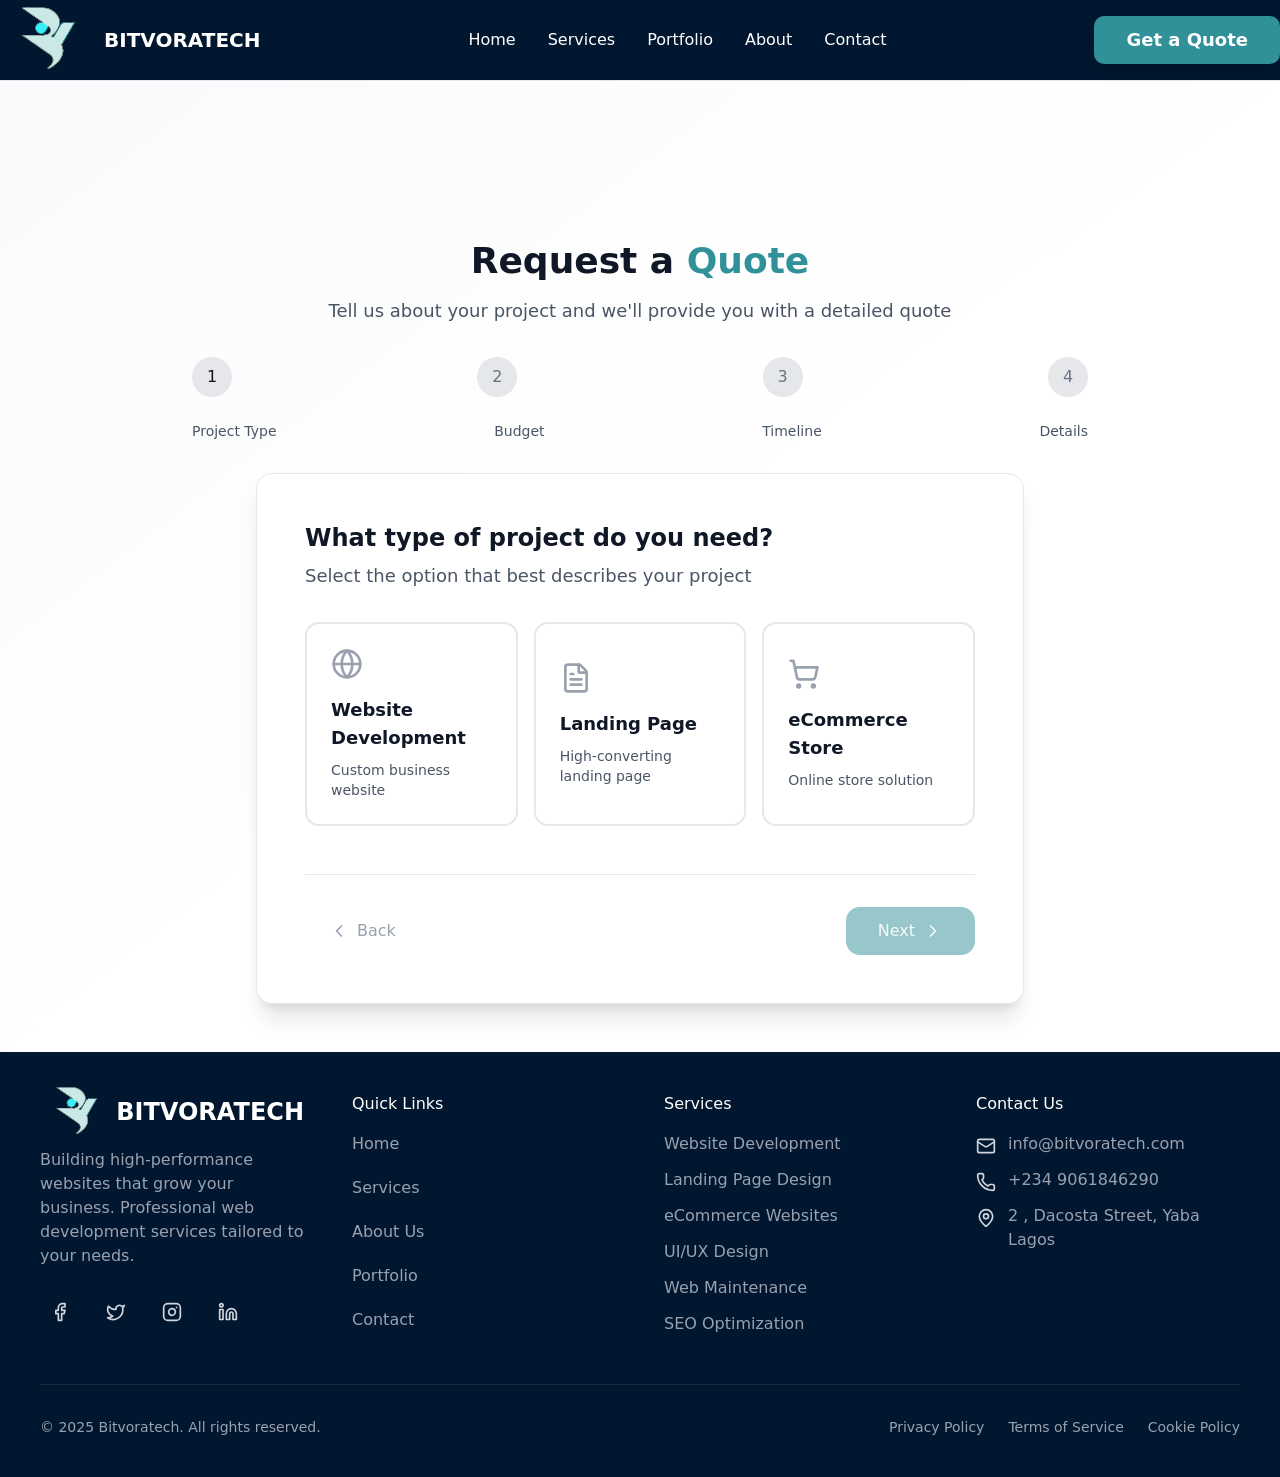
<file: quote.html>
<!DOCTYPE html><!--we_FZdLtbolQwGXORWL6t--><html lang="en"><head><meta charSet="utf-8"/><meta name="viewport" content="width=device-width, initial-scale=1"/><link rel="preload" href="/_next/static/media/797e433ab948586e-s.p.dbea232f.woff2" as="font" crossorigin="" type="font/woff2"/><link rel="preload" href="/_next/static/media/caa3a2e1cccd8315-s.p.853070df.woff2" as="font" crossorigin="" type="font/woff2"/><link rel="stylesheet" href="/_next/static/chunks/5732cb290caa552c.css" data-precedence="next"/><link rel="preload" as="script" fetchPriority="low" href="/_next/static/chunks/268983ca9e2831a7.js"/><script src="/_next/static/chunks/728abc7fac4c88eb.js" async=""></script><script src="/_next/static/chunks/8296bf97416a5ebf.js" async=""></script><script src="/_next/static/chunks/55825b216849be65.js" async=""></script><script src="/_next/static/chunks/turbopack-2d6f38843dcdf33a.js" async=""></script><script src="/_next/static/chunks/3def6ad737a4983b.js" async=""></script><script src="/_next/static/chunks/39bb033b382ce0ba.js" async=""></script><script src="/_next/static/chunks/8707f98b80612d08.js" async=""></script><script src="/_next/static/chunks/ff1a16fafef87110.js" async=""></script><script src="/_next/static/chunks/247eb132b7f7b574.js" async=""></script><script src="/_next/static/chunks/60d9109092778490.js" async=""></script><script src="/_next/static/chunks/1c5b47ad036ddda9.js" async=""></script><link rel="preload" href="https://pagead2.googlesyndication.com/pagead/js/adsbygoogle.js?client=ca-pub-7640720837871445" as="script" crossorigin=""/><meta name="next-size-adjust" content=""/><title>bitvoratech</title><meta name="description" content="Build your business to go forward"/><link rel="icon" href="/favicon.ico?favicon.c974d08b.ico" sizes="48x48" type="image/x-icon"/><script src="/_next/static/chunks/a6dad97d9634a72d.js" noModule=""></script></head><body class="geist_a71539c9-module__T19VSG__variable geist_mono_8d43a2aa-module__8Li5zG__variable antialiased"><div hidden=""><!--$--><!--/$--></div><nav class="bg-[#01172F] border-b border-gray-200 sticky top-0 z-50"><div class="container"><div class="flex items-center justify-between h-20"><a href="/"><button class="flex items-center gap-1"><img alt="logo" loading="lazy" width="100" height="100" decoding="async" data-nimg="1" class="object-contain" style="color:transparent" src="/_next/static/media/bitvora logo.6297ccc5.svg"/><span class="text-xl font-black uppercase text-white">BitvoraTech</span></button></a><div class="hidden md:flex items-center gap-8"><a href="/"><button class="transition-colors text-white hover:text-blue-300">Home</button></a><a href="/services"><button class="transition-colors text-white hover:text-blue-300">Services</button></a><a href="/portfolio"><button class="transition-colors text-white hover:text-blue-300">Portfolio</button></a><a href="/about"><button class="transition-colors text-white hover:text-blue-300">About</button></a><a href="/contact"><button class="transition-colors text-white hover:text-blue-300">Contact</button></a></div><div class="hidden md:block"><a href="/quote"><button data-slot="button" class="inline-flex items-center justify-center gap-2 whitespace-nowrap disabled:pointer-events-none disabled:opacity-50 [&amp;_svg]:pointer-events-none [&amp;_svg:not([class*=&#x27;size-&#x27;])]:size-4 shrink-0 [&amp;_svg]:shrink-0 outline-none focus-visible:border-ring focus-visible:ring-ring/50 focus-visible:ring-[3px] aria-invalid:ring-destructive/20 dark:aria-invalid:ring-destructive/40 aria-invalid:border-destructive h-9 has-[&gt;svg]:px-3 bg-[#319198] text-white rounded-lg py-6 px-8 font-bold text-lg shadow-lg transition-transform transform hover:scale-105 hover:bg-[#319198]/70">Get a Quote</button></a></div><button class="md:hidden p-2 text-white rounded-lg cursor-pointer"><svg xmlns="http://www.w3.org/2000/svg" width="24" height="24" viewBox="0 0 24 24" fill="none" stroke="currentColor" stroke-width="2" stroke-linecap="round" stroke-linejoin="round" class="lucide lucide-menu w-6 h-6" aria-hidden="true"><path d="M4 5h16"></path><path d="M4 12h16"></path><path d="M4 19h16"></path></svg></button></div></div></nav><div class="pt-20 min-h-screen bg-linear-to-br from-gray-50 via-white to-primary-50"><section class="py-20 max-md:py-12 pb-8"><div class="container mx-auto px-6"><div class="max-w-3xl mx-auto text-center"><h1 class="text-gray-900 mb-4 text-4xl font-bold">Request a <span class="bg-[#319198] bg-clip-text text-transparent">Quote</span></h1><p class="text-gray-600 text-lg">Tell us about your project and we&#x27;ll provide you with a detailed quote</p></div></div></section><section class="pb-8"><div class="container mx-auto px-6"><div class="max-w-4xl mx-auto"><div class="flex items-center justify-between mb-6  w-full"><div class="flex items-center justify-between  "><div class="w-10 h-10 rounded-full flex items-center justify-center transition-colors  bg-gray-200 text-primary">1</div></div><div class="flex items-center justify-between  "><div class="w-10 h-10 rounded-full flex items-center justify-center transition-colors  bg-gray-200 text-gray-500">2</div></div><div class="flex items-center justify-between  "><div class="w-10 h-10 rounded-full flex items-center justify-center transition-colors  bg-gray-200 text-gray-500">3</div></div><div class="flex items-center justify-between  "><div class="w-10 h-10 rounded-full flex items-center justify-center transition-colors  bg-gray-200 text-gray-500">4</div></div></div><div class="flex items-center justify-between text-sm font-medium text-gray-600"><span>Project Type</span><span>Budget</span><span>Timeline</span><span>Details</span></div></div></div></section><section class="pb-12"><div class="container mx-auto px-6"><div class="max-w-3xl mx-auto"><div class="bg-white p-8 md:p-12 rounded-2xl shadow-xl border border-gray-200"><div style="opacity:0;transform:translateX(20px)"><h3 class="text-gray-900 mb-2 text-2xl font-bold">What type of project do you need?</h3><p class="text-gray-600 mb-8 text-lg">Select the option that best describes your project</p><div class="grid md:grid-cols-3 gap-4"><button class="p-6 rounded-xl border-2 transition-all text-left border-gray-200 hover:border-gray-300"><svg xmlns="http://www.w3.org/2000/svg" width="32" height="32" viewBox="0 0 24 24" fill="none" stroke="currentColor" stroke-width="2" stroke-linecap="round" stroke-linejoin="round" class="lucide lucide-globe mb-4 text-gray-400" aria-hidden="true"><circle cx="12" cy="12" r="10"></circle><path d="M12 2a14.5 14.5 0 0 0 0 20 14.5 14.5 0 0 0 0-20"></path><path d="M2 12h20"></path></svg><h5 class="text-gray-900 mb-2 text-lg font-semibold">Website Development</h5><p class="text-gray-600 text-sm">Custom business website</p></button><button class="p-6 rounded-xl border-2 transition-all text-left border-gray-200 hover:border-gray-300"><svg xmlns="http://www.w3.org/2000/svg" width="32" height="32" viewBox="0 0 24 24" fill="none" stroke="currentColor" stroke-width="2" stroke-linecap="round" stroke-linejoin="round" class="lucide lucide-file-text mb-4 text-gray-400" aria-hidden="true"><path d="M6 22a2 2 0 0 1-2-2V4a2 2 0 0 1 2-2h8a2.4 2.4 0 0 1 1.704.706l3.588 3.588A2.4 2.4 0 0 1 20 8v12a2 2 0 0 1-2 2z"></path><path d="M14 2v5a1 1 0 0 0 1 1h5"></path><path d="M10 9H8"></path><path d="M16 13H8"></path><path d="M16 17H8"></path></svg><h5 class="text-gray-900 mb-2 text-lg font-semibold">Landing Page</h5><p class="text-gray-600 text-sm">High-converting landing page</p></button><button class="p-6 rounded-xl border-2 transition-all text-left border-gray-200 hover:border-gray-300"><svg xmlns="http://www.w3.org/2000/svg" width="32" height="32" viewBox="0 0 24 24" fill="none" stroke="currentColor" stroke-width="2" stroke-linecap="round" stroke-linejoin="round" class="lucide lucide-shopping-cart mb-4 text-gray-400" aria-hidden="true"><circle cx="8" cy="21" r="1"></circle><circle cx="19" cy="21" r="1"></circle><path d="M2.05 2.05h2l2.66 12.42a2 2 0 0 0 2 1.58h9.78a2 2 0 0 0 1.95-1.57l1.65-7.43H5.12"></path></svg><h5 class="text-gray-900 mb-2 text-lg font-semibold">eCommerce Store</h5><p class="text-gray-600 text-sm">Online store solution</p></button></div></div><div class="flex items-center justify-between mt-12 pt-8 border-t border-gray-200"><button disabled="" class="px-6 py-3 rounded-xl flex items-center gap-2 transition-colors text-gray-400 cursor-not-allowed"><svg xmlns="http://www.w3.org/2000/svg" width="20" height="20" viewBox="0 0 24 24" fill="none" stroke="currentColor" stroke-width="2" stroke-linecap="round" stroke-linejoin="round" class="lucide lucide-chevron-left" aria-hidden="true"><path d="m15 18-6-6 6-6"></path></svg>Back</button><button disabled="" class="px-8 py-3 bg-[#319198] text-gray-100 rounded-xl hover:bg-[#319198]/70 transition-colors flex items-center gap-2 disabled:opacity-50 disabled:cursor-not-allowed">Next<svg xmlns="http://www.w3.org/2000/svg" width="20" height="20" viewBox="0 0 24 24" fill="none" stroke="currentColor" stroke-width="2" stroke-linecap="round" stroke-linejoin="round" class="lucide lucide-chevron-right" aria-hidden="true"><path d="m9 18 6-6-6-6"></path></svg></button></div></div></div></div></section></div><!--$--><!--/$--><footer class="bg-[#01172F] text-gray-300"><div class="container py-10 px-10"><div class="grid grid-cols-1 md:grid-cols-2 lg:grid-cols-4 gap-12"><div><div class="flex items-center  mb-4"><div class=" h-10  flex items-center justify-center"><img alt="logo" loading="lazy" width="100" height="100" decoding="async" data-nimg="1" class="object-contain" style="color:transparent" src="/_next/static/media/bitvora logo.6297ccc5.svg"/></div><span class="text-white uppercase text-2xl font-black">Bitvoratech</span></div><p class="text-gray-400 mb-6">Building high-performance websites that grow your business. Professional web development services tailored to your needs.</p><div class="flex gap-4"><a href="#" class="w-10 h-10  rounded-lg flex items-center justify-center hover:bg-primary-600 transition-colors"><svg xmlns="http://www.w3.org/2000/svg" width="20" height="20" viewBox="0 0 24 24" fill="none" stroke="currentColor" stroke-width="2" stroke-linecap="round" stroke-linejoin="round" class="lucide lucide-facebook" aria-hidden="true"><path d="M18 2h-3a5 5 0 0 0-5 5v3H7v4h3v8h4v-8h3l1-4h-4V7a1 1 0 0 1 1-1h3z"></path></svg></a><a href="#" class="w-10 h-10  rounded-lg flex items-center justify-center hover:bg-primary-600 transition-colors"><svg xmlns="http://www.w3.org/2000/svg" width="20" height="20" viewBox="0 0 24 24" fill="none" stroke="currentColor" stroke-width="2" stroke-linecap="round" stroke-linejoin="round" class="lucide lucide-twitter" aria-hidden="true"><path d="M22 4s-.7 2.1-2 3.4c1.6 10-9.4 17.3-18 11.6 2.2.1 4.4-.6 6-2C3 15.5.5 9.6 3 5c2.2 2.6 5.6 4.1 9 4-.9-4.2 4-6.6 7-3.8 1.1 0 3-1.2 3-1.2z"></path></svg></a><a href="#" class="w-10 h-10  rounded-lg flex items-center justify-center hover:bg-primary-600 transition-colors"><svg xmlns="http://www.w3.org/2000/svg" width="20" height="20" viewBox="0 0 24 24" fill="none" stroke="currentColor" stroke-width="2" stroke-linecap="round" stroke-linejoin="round" class="lucide lucide-instagram" aria-hidden="true"><rect width="20" height="20" x="2" y="2" rx="5" ry="5"></rect><path d="M16 11.37A4 4 0 1 1 12.63 8 4 4 0 0 1 16 11.37z"></path><line x1="17.5" x2="17.51" y1="6.5" y2="6.5"></line></svg></a><a href="#" class="w-10 h-10  rounded-lg flex items-center justify-center hover:bg-primary-600 transition-colors"><svg xmlns="http://www.w3.org/2000/svg" width="20" height="20" viewBox="0 0 24 24" fill="none" stroke="currentColor" stroke-width="2" stroke-linecap="round" stroke-linejoin="round" class="lucide lucide-linkedin" aria-hidden="true"><path d="M16 8a6 6 0 0 1 6 6v7h-4v-7a2 2 0 0 0-2-2 2 2 0 0 0-2 2v7h-4v-7a6 6 0 0 1 6-6z"></path><rect width="4" height="12" x="2" y="9"></rect><circle cx="4" cy="4" r="2"></circle></svg></a></div></div><div><h6 class="text-white mb-4">Quick Links</h6><ul class="space-y-3 flex flex-col gap-2"><a href="/"><button class="text-gray-400 hover:text-primary-400 transition-colors">Home</button></a><a href="services"><button class="text-gray-400 hover:text-primary-400 transition-colors">Services</button></a><a href="about"><button class="text-gray-400 hover:text-primary-400 transition-colors">About Us</button></a><a href="portfolio"><button class="text-gray-400 hover:text-primary-400 transition-colors">Portfolio</button></a><a href="contact"><button class="text-gray-400 hover:text-primary-400 transition-colors">Contact</button></a></ul></div><div><h6 class="text-white mb-4">Services</h6><ul class="space-y-3"><li class="text-gray-400">Website Development</li><li class="text-gray-400">Landing Page Design</li><li class="text-gray-400">eCommerce Websites</li><li class="text-gray-400">UI/UX Design</li><li class="text-gray-400">Web Maintenance</li><li class="text-gray-400">SEO Optimization</li></ul></div><div><h6 class="text-white mb-4">Contact Us</h6><ul class="space-y-3"><li class="flex items-start gap-3"><svg xmlns="http://www.w3.org/2000/svg" width="20" height="20" viewBox="0 0 24 24" fill="none" stroke="currentColor" stroke-width="2" stroke-linecap="round" stroke-linejoin="round" class="lucide lucide-mail text-primary-400 mt-1 shrink-0" aria-hidden="true"><path d="m22 7-8.991 5.727a2 2 0 0 1-2.009 0L2 7"></path><rect x="2" y="4" width="20" height="16" rx="2"></rect></svg><span class="text-gray-400">info@bitvoratech.com</span></li><li class="flex items-start gap-3"><svg xmlns="http://www.w3.org/2000/svg" width="20" height="20" viewBox="0 0 24 24" fill="none" stroke="currentColor" stroke-width="2" stroke-linecap="round" stroke-linejoin="round" class="lucide lucide-phone text-primary-400 mt-1 shrink-0" aria-hidden="true"><path d="M13.832 16.568a1 1 0 0 0 1.213-.303l.355-.465A2 2 0 0 1 17 15h3a2 2 0 0 1 2 2v3a2 2 0 0 1-2 2A18 18 0 0 1 2 4a2 2 0 0 1 2-2h3a2 2 0 0 1 2 2v3a2 2 0 0 1-.8 1.6l-.468.351a1 1 0 0 0-.292 1.233 14 14 0 0 0 6.392 6.384"></path></svg><span class="text-gray-400">+234 9061846290</span></li><li class="flex items-start gap-3"><svg xmlns="http://www.w3.org/2000/svg" width="20" height="20" viewBox="0 0 24 24" fill="none" stroke="currentColor" stroke-width="2" stroke-linecap="round" stroke-linejoin="round" class="lucide lucide-map-pin text-primary-400 mt-1 shrink-0" aria-hidden="true"><path d="M20 10c0 4.993-5.539 10.193-7.399 11.799a1 1 0 0 1-1.202 0C9.539 20.193 4 14.993 4 10a8 8 0 0 1 16 0"></path><circle cx="12" cy="10" r="3"></circle></svg><span class="text-gray-400">2 , Dacosta Street, Yaba Lagos</span></li></ul></div></div><div class="border-t border-gray-800 mt-12 pt-8 flex flex-col md:flex-row items-center justify-between gap-4"><p class="text-gray-400 text-sm">© 2025 Bitvoratech. All rights reserved.</p><div class="flex gap-6 text-sm"><a href="#" class="text-gray-400 hover:text-primary-400 transition-colors">Privacy Policy</a><a href="#" class="text-gray-400 hover:text-primary-400 transition-colors">Terms of Service</a><a href="#" class="text-gray-400 hover:text-primary-400 transition-colors">Cookie Policy</a></div></div></div></footer><script src="/_next/static/chunks/268983ca9e2831a7.js" id="_R_" async=""></script><script>(self.__next_f=self.__next_f||[]).push([0])</script><script>self.__next_f.push([1,"1:\"$Sreact.fragment\"\n2:I[79520,[\"/_next/static/chunks/3def6ad737a4983b.js\",\"/_next/static/chunks/39bb033b382ce0ba.js\",\"/_next/static/chunks/8707f98b80612d08.js\"],\"\"]\n3:I[62319,[\"/_next/static/chunks/3def6ad737a4983b.js\",\"/_next/static/chunks/39bb033b382ce0ba.js\",\"/_next/static/chunks/8707f98b80612d08.js\"],\"default\"]\n4:I[39756,[\"/_next/static/chunks/ff1a16fafef87110.js\",\"/_next/static/chunks/247eb132b7f7b574.js\"],\"default\"]\n5:I[37457,[\"/_next/static/chunks/ff1a16fafef87110.js\",\"/_next/static/chunks/247eb132b7f7b574.js\"],\"default\"]\n6:I[56691,[\"/_next/static/chunks/3def6ad737a4983b.js\",\"/_next/static/chunks/39bb033b382ce0ba.js\",\"/_next/static/chunks/8707f98b80612d08.js\"],\"Footer\"]\n7:I[47257,[\"/_next/static/chunks/ff1a16fafef87110.js\",\"/_next/static/chunks/247eb132b7f7b574.js\"],\"ClientPageRoot\"]\n8:I[12552,[\"/_next/static/chunks/3def6ad737a4983b.js\",\"/_next/static/chunks/39bb033b382ce0ba.js\",\"/_next/static/chunks/8707f98b80612d08.js\",\"/_next/static/chunks/60d9109092778490.js\",\"/_next/static/chunks/1c5b47ad036ddda9.js\"],\"default\"]\nb:I[97367,[\"/_next/static/chunks/ff1a16fafef87110.js\",\"/_next/static/chunks/247eb132b7f7b574.js\"],\"OutletBoundary\"]\nc:\"$Sreact.suspense\"\ne:I[97367,[\"/_next/static/chunks/ff1a16fafef87110.js\",\"/_next/static/chunks/247eb132b7f7b574.js\"],\"ViewportBoundary\"]\n10:I[97367,[\"/_next/static/chunks/ff1a16fafef87110.js\",\"/_next/static/chunks/247eb132b7f7b574.js\"],\"MetadataBoundary\"]\n12:I[68027,[],\"default\"]\n:HL[\"/_next/static/chunks/5732cb290caa552c.css\",\"style\"]\n:HL[\"/_next/static/media/797e433ab948586e-s.p.dbea232f.woff2\",\"font\",{\"crossOrigin\":\"\",\"type\":\"font/woff2\"}]\n:HL[\"/_next/static/media/caa3a2e1cccd8315-s.p.853070df.woff2\",\"font\",{\"crossOrigin\":\"\",\"type\":\"font/woff2\"}]\n"])</script><script>self.__next_f.push([1,"0:{\"P\":null,\"b\":\"we_FZdLtbolQwGXORWL6t\",\"c\":[\"\",\"quote\"],\"q\":\"\",\"i\":false,\"f\":[[[\"\",{\"children\":[\"quote\",{\"children\":[\"__PAGE__\",{}]}]},\"$undefined\",\"$undefined\",true],[[\"$\",\"$1\",\"c\",{\"children\":[[[\"$\",\"link\",\"0\",{\"rel\":\"stylesheet\",\"href\":\"/_next/static/chunks/5732cb290caa552c.css\",\"precedence\":\"next\",\"crossOrigin\":\"$undefined\",\"nonce\":\"$undefined\"}],[\"$\",\"script\",\"script-0\",{\"src\":\"/_next/static/chunks/3def6ad737a4983b.js\",\"async\":true,\"nonce\":\"$undefined\"}],[\"$\",\"script\",\"script-1\",{\"src\":\"/_next/static/chunks/39bb033b382ce0ba.js\",\"async\":true,\"nonce\":\"$undefined\"}],[\"$\",\"script\",\"script-2\",{\"src\":\"/_next/static/chunks/8707f98b80612d08.js\",\"async\":true,\"nonce\":\"$undefined\"}]],[\"$\",\"html\",null,{\"lang\":\"en\",\"children\":[\"$\",\"body\",null,{\"className\":\"geist_a71539c9-module__T19VSG__variable geist_mono_8d43a2aa-module__8Li5zG__variable antialiased\",\"children\":[[\"$\",\"$L2\",null,{\"id\":\"adsense-script\",\"async\":true,\"strategy\":\"afterInteractive\",\"src\":\"https://pagead2.googlesyndication.com/pagead/js/adsbygoogle.js?client=ca-pub-7640720837871445\",\"crossOrigin\":\"anonymous\"}],[\"$\",\"$L3\",null,{}],[\"$\",\"$L4\",null,{\"parallelRouterKey\":\"children\",\"error\":\"$undefined\",\"errorStyles\":\"$undefined\",\"errorScripts\":\"$undefined\",\"template\":[\"$\",\"$L5\",null,{}],\"templateStyles\":\"$undefined\",\"templateScripts\":\"$undefined\",\"notFound\":[[[\"$\",\"title\",null,{\"children\":\"404: This page could not be found.\"}],[\"$\",\"div\",null,{\"style\":{\"fontFamily\":\"system-ui,\\\"Segoe UI\\\",Roboto,Helvetica,Arial,sans-serif,\\\"Apple Color Emoji\\\",\\\"Segoe UI Emoji\\\"\",\"height\":\"100vh\",\"textAlign\":\"center\",\"display\":\"flex\",\"flexDirection\":\"column\",\"alignItems\":\"center\",\"justifyContent\":\"center\"},\"children\":[\"$\",\"div\",null,{\"children\":[[\"$\",\"style\",null,{\"dangerouslySetInnerHTML\":{\"__html\":\"body{color:#000;background:#fff;margin:0}.next-error-h1{border-right:1px solid rgba(0,0,0,.3)}@media (prefers-color-scheme:dark){body{color:#fff;background:#000}.next-error-h1{border-right:1px solid rgba(255,255,255,.3)}}\"}}],[\"$\",\"h1\",null,{\"className\":\"next-error-h1\",\"style\":{\"display\":\"inline-block\",\"margin\":\"0 20px 0 0\",\"padding\":\"0 23px 0 0\",\"fontSize\":24,\"fontWeight\":500,\"verticalAlign\":\"top\",\"lineHeight\":\"49px\"},\"children\":404}],[\"$\",\"div\",null,{\"style\":{\"display\":\"inline-block\"},\"children\":[\"$\",\"h2\",null,{\"style\":{\"fontSize\":14,\"fontWeight\":400,\"lineHeight\":\"49px\",\"margin\":0},\"children\":\"This page could not be found.\"}]}]]}]}]],[]],\"forbidden\":\"$undefined\",\"unauthorized\":\"$undefined\"}],[\"$\",\"$L6\",null,{}]]}]}]]}],{\"children\":[[\"$\",\"$1\",\"c\",{\"children\":[null,[\"$\",\"$L4\",null,{\"parallelRouterKey\":\"children\",\"error\":\"$undefined\",\"errorStyles\":\"$undefined\",\"errorScripts\":\"$undefined\",\"template\":[\"$\",\"$L5\",null,{}],\"templateStyles\":\"$undefined\",\"templateScripts\":\"$undefined\",\"notFound\":\"$undefined\",\"forbidden\":\"$undefined\",\"unauthorized\":\"$undefined\"}]]}],{\"children\":[[\"$\",\"$1\",\"c\",{\"children\":[[\"$\",\"$L7\",null,{\"Component\":\"$8\",\"serverProvidedParams\":{\"searchParams\":{},\"params\":{},\"promises\":[\"$@9\",\"$@a\"]}}],[[\"$\",\"script\",\"script-0\",{\"src\":\"/_next/static/chunks/60d9109092778490.js\",\"async\":true,\"nonce\":\"$undefined\"}],[\"$\",\"script\",\"script-1\",{\"src\":\"/_next/static/chunks/1c5b47ad036ddda9.js\",\"async\":true,\"nonce\":\"$undefined\"}]],[\"$\",\"$Lb\",null,{\"children\":[\"$\",\"$c\",null,{\"name\":\"Next.MetadataOutlet\",\"children\":\"$@d\"}]}]]}],{},null,false,false]},null,false,false]},null,false,false],[\"$\",\"$1\",\"h\",{\"children\":[null,[\"$\",\"$Le\",null,{\"children\":\"$@f\"}],[\"$\",\"div\",null,{\"hidden\":true,\"children\":[\"$\",\"$L10\",null,{\"children\":[\"$\",\"$c\",null,{\"name\":\"Next.Metadata\",\"children\":\"$@11\"}]}]}],[\"$\",\"meta\",null,{\"name\":\"next-size-adjust\",\"content\":\"\"}]]}],false]],\"m\":\"$undefined\",\"G\":[\"$12\",[]],\"S\":true}\n"])</script><script>self.__next_f.push([1,"9:{}\na:\"$0:f:0:1:1:children:1:children:0:props:children:0:props:serverProvidedParams:params\"\n"])</script><script>self.__next_f.push([1,"f:[[\"$\",\"meta\",\"0\",{\"charSet\":\"utf-8\"}],[\"$\",\"meta\",\"1\",{\"name\":\"viewport\",\"content\":\"width=device-width, initial-scale=1\"}]]\n"])</script><script>self.__next_f.push([1,"13:I[27201,[\"/_next/static/chunks/ff1a16fafef87110.js\",\"/_next/static/chunks/247eb132b7f7b574.js\"],\"IconMark\"]\n11:[[\"$\",\"title\",\"0\",{\"children\":\"bitvoratech\"}],[\"$\",\"meta\",\"1\",{\"name\":\"description\",\"content\":\"Build your business to go forward\"}],[\"$\",\"link\",\"2\",{\"rel\":\"icon\",\"href\":\"/favicon.ico?favicon.c974d08b.ico\",\"sizes\":\"48x48\",\"type\":\"image/x-icon\"}],[\"$\",\"$L13\",\"3\",{}]]\nd:null\n"])</script></body></html>
</file>
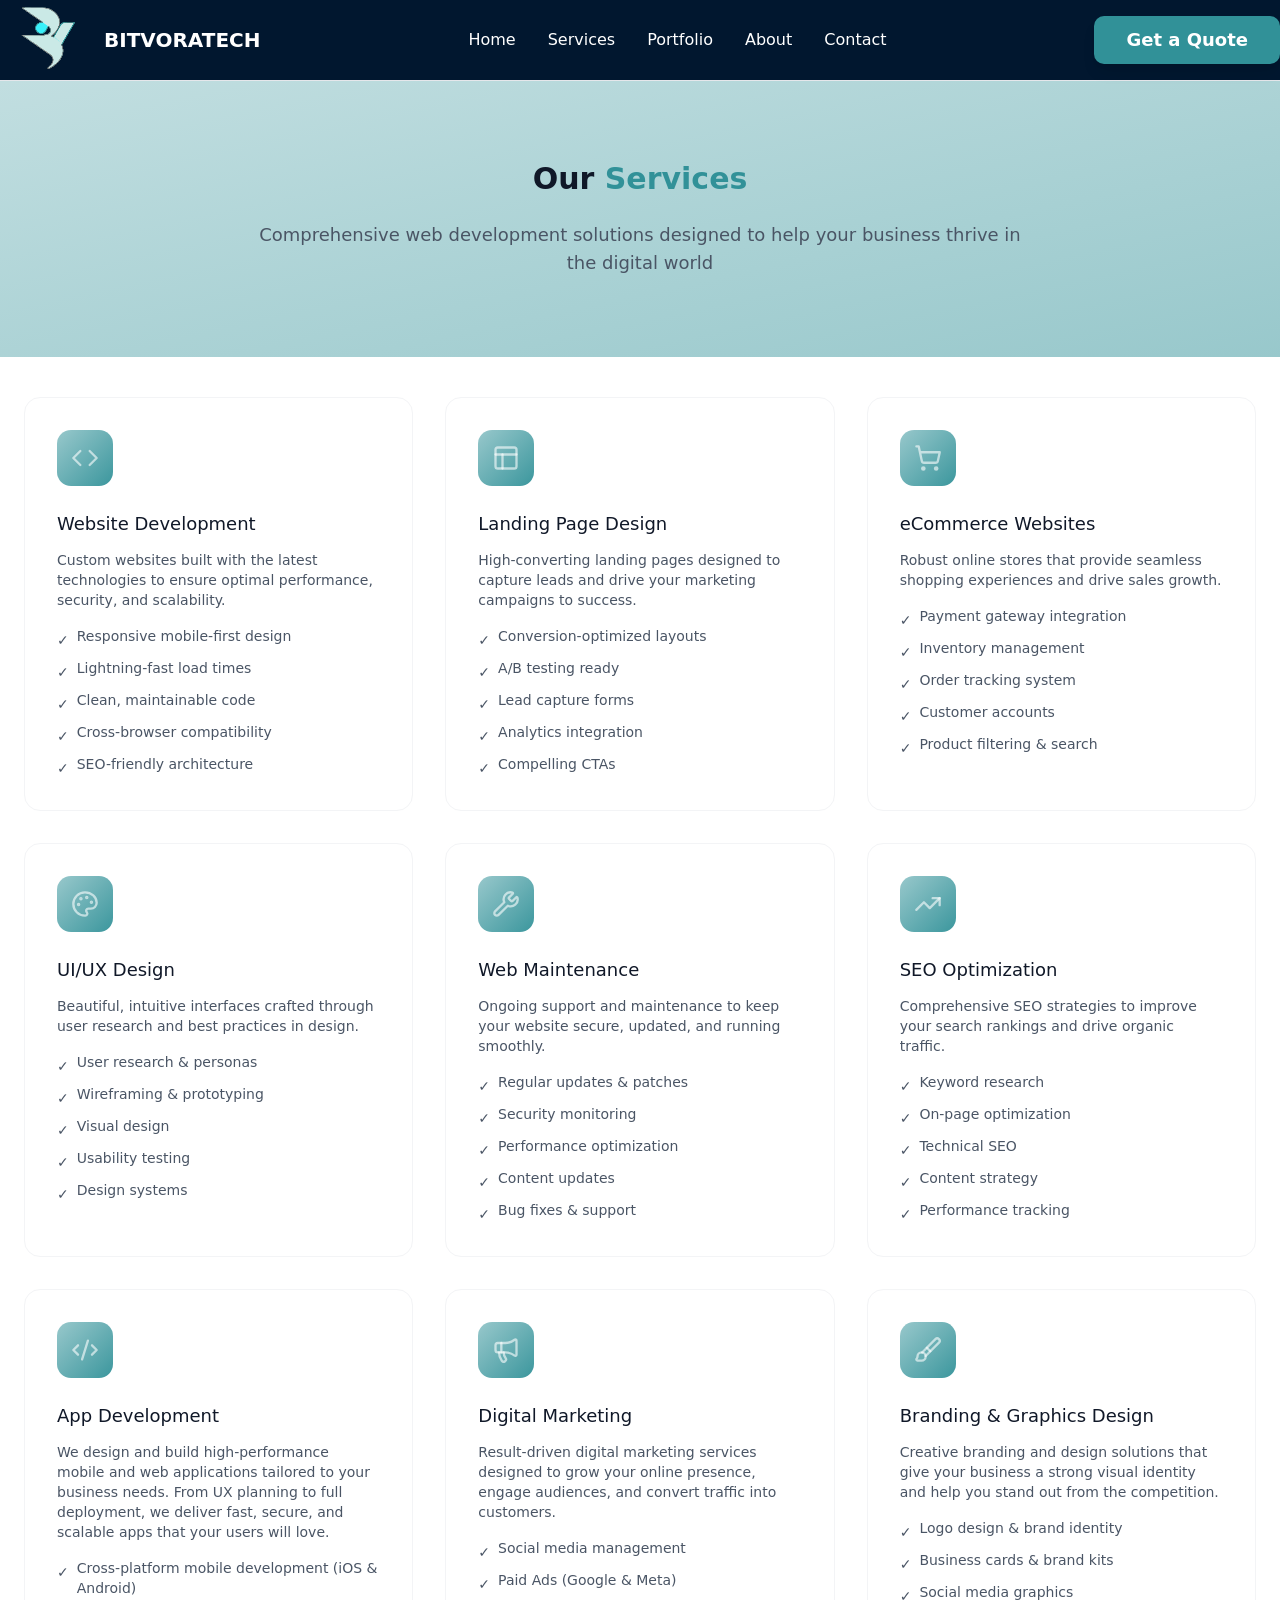
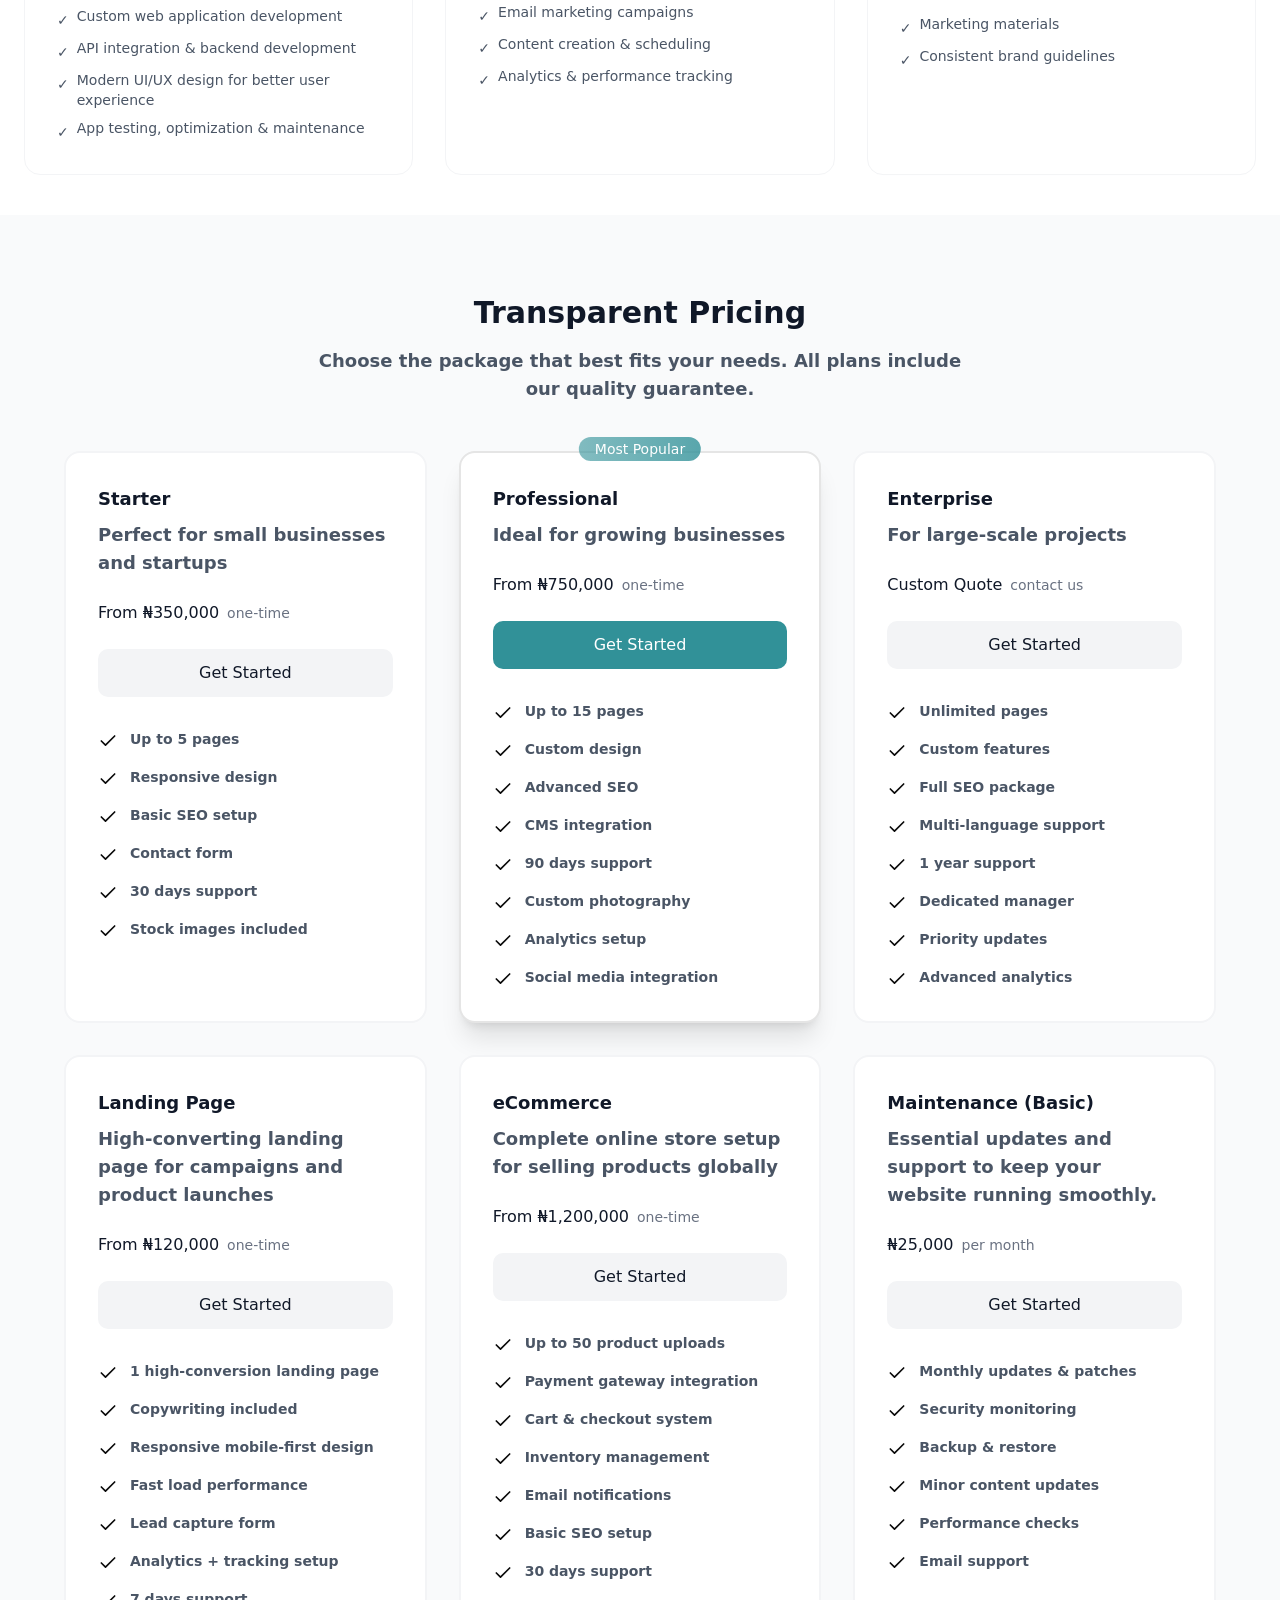
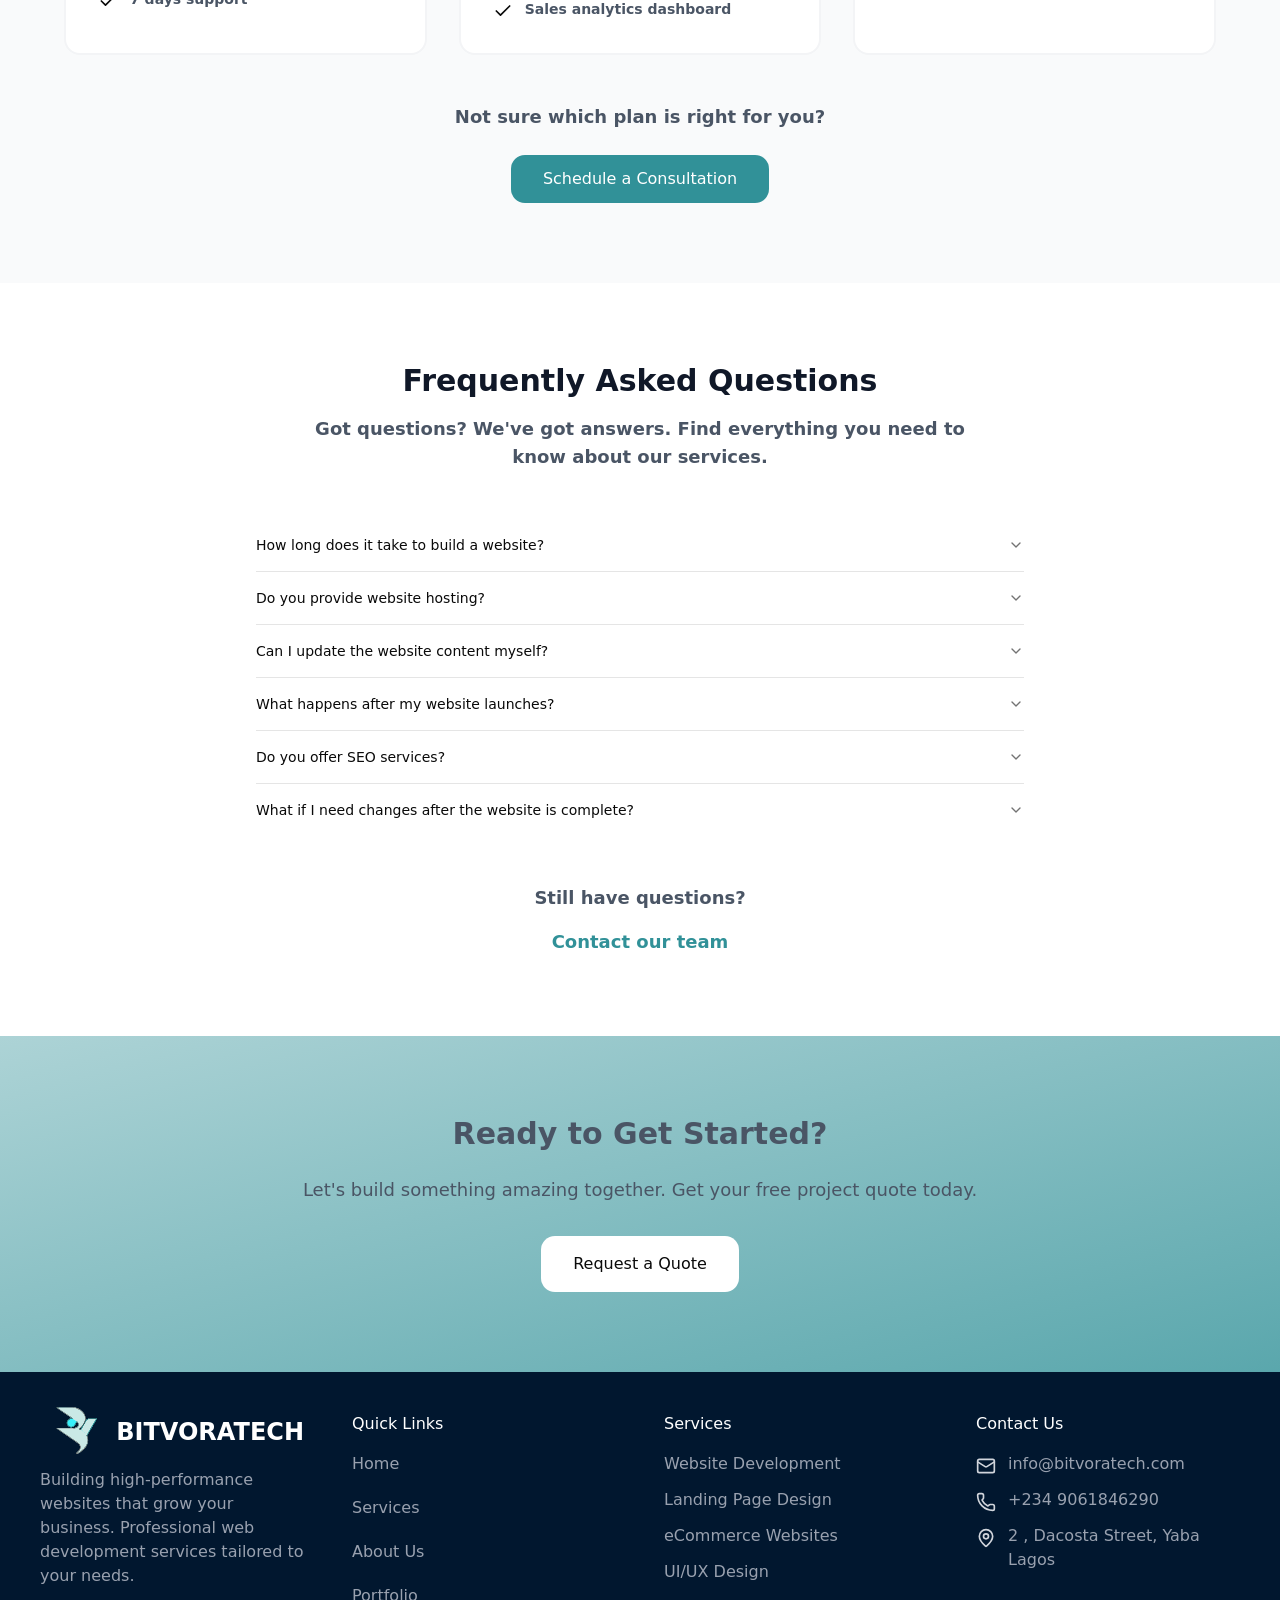
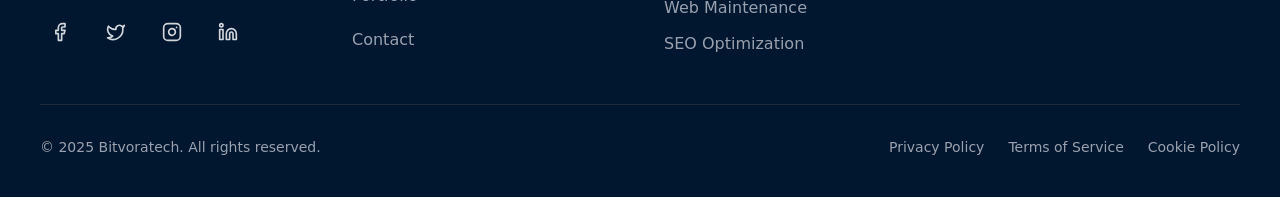
<file: services.html>
<!DOCTYPE html><!--we_FZdLtbolQwGXORWL6t--><html lang="en"><head><meta charSet="utf-8"/><meta name="viewport" content="width=device-width, initial-scale=1"/><link rel="preload" href="/_next/static/media/797e433ab948586e-s.p.dbea232f.woff2" as="font" crossorigin="" type="font/woff2"/><link rel="preload" href="/_next/static/media/caa3a2e1cccd8315-s.p.853070df.woff2" as="font" crossorigin="" type="font/woff2"/><link rel="stylesheet" href="/_next/static/chunks/5732cb290caa552c.css" data-precedence="next"/><link rel="preload" as="script" fetchPriority="low" href="/_next/static/chunks/268983ca9e2831a7.js"/><script src="/_next/static/chunks/728abc7fac4c88eb.js" async=""></script><script src="/_next/static/chunks/8296bf97416a5ebf.js" async=""></script><script src="/_next/static/chunks/55825b216849be65.js" async=""></script><script src="/_next/static/chunks/turbopack-2d6f38843dcdf33a.js" async=""></script><script src="/_next/static/chunks/3def6ad737a4983b.js" async=""></script><script src="/_next/static/chunks/39bb033b382ce0ba.js" async=""></script><script src="/_next/static/chunks/8707f98b80612d08.js" async=""></script><script src="/_next/static/chunks/ff1a16fafef87110.js" async=""></script><script src="/_next/static/chunks/247eb132b7f7b574.js" async=""></script><script src="/_next/static/chunks/f79a2bad1bedf01c.js" async=""></script><script src="/_next/static/chunks/1c5b47ad036ddda9.js" async=""></script><script src="/_next/static/chunks/a4ddc0087826dd28.js" async=""></script><link rel="preload" href="https://pagead2.googlesyndication.com/pagead/js/adsbygoogle.js?client=ca-pub-7640720837871445" as="script" crossorigin=""/><meta name="next-size-adjust" content=""/><title>bitvoratech</title><meta name="description" content="Build your business to go forward"/><link rel="icon" href="/favicon.ico?favicon.c974d08b.ico" sizes="48x48" type="image/x-icon"/><script src="/_next/static/chunks/a6dad97d9634a72d.js" noModule=""></script></head><body class="geist_a71539c9-module__T19VSG__variable geist_mono_8d43a2aa-module__8Li5zG__variable antialiased"><div hidden=""><!--$--><!--/$--></div><nav class="bg-[#01172F] border-b border-gray-200 sticky top-0 z-50"><div class="container"><div class="flex items-center justify-between h-20"><a href="/"><button class="flex items-center gap-1"><img alt="logo" loading="lazy" width="100" height="100" decoding="async" data-nimg="1" class="object-contain" style="color:transparent" src="/_next/static/media/bitvora logo.6297ccc5.svg"/><span class="text-xl font-black uppercase text-white">BitvoraTech</span></button></a><div class="hidden md:flex items-center gap-8"><a href="/"><button class="transition-colors text-white hover:text-blue-300">Home</button></a><a href="/services"><button class="transition-colors text-white hover:text-blue-300">Services</button></a><a href="/portfolio"><button class="transition-colors text-white hover:text-blue-300">Portfolio</button></a><a href="/about"><button class="transition-colors text-white hover:text-blue-300">About</button></a><a href="/contact"><button class="transition-colors text-white hover:text-blue-300">Contact</button></a></div><div class="hidden md:block"><a href="/quote"><button data-slot="button" class="inline-flex items-center justify-center gap-2 whitespace-nowrap disabled:pointer-events-none disabled:opacity-50 [&amp;_svg]:pointer-events-none [&amp;_svg:not([class*=&#x27;size-&#x27;])]:size-4 shrink-0 [&amp;_svg]:shrink-0 outline-none focus-visible:border-ring focus-visible:ring-ring/50 focus-visible:ring-[3px] aria-invalid:ring-destructive/20 dark:aria-invalid:ring-destructive/40 aria-invalid:border-destructive h-9 has-[&gt;svg]:px-3 bg-[#319198] text-white rounded-lg py-6 px-8 font-bold text-lg shadow-lg transition-transform transform hover:scale-105 hover:bg-[#319198]/70">Get a Quote</button></a></div><button class="md:hidden p-2 text-white rounded-lg cursor-pointer"><svg xmlns="http://www.w3.org/2000/svg" width="24" height="24" viewBox="0 0 24 24" fill="none" stroke="currentColor" stroke-width="2" stroke-linecap="round" stroke-linejoin="round" class="lucide lucide-menu w-6 h-6" aria-hidden="true"><path d="M4 5h16"></path><path d="M4 12h16"></path><path d="M4 19h16"></path></svg></button></div></div></nav><div class=""><section class="bg-linear-to-br from-[#319198]/30  to-[#319198]/50 py-20 max-md:py-12"><div class="container mx-auto px-6"><div class="max-w-3xl mx-auto text-center"><h1 class="text-gray-900 mb-6 text-3xl font-bold" style="opacity:0;transform:translateY(20px)">Our <span class="bg-[#319198] bg-clip-text text-transparent ">Services</span></h1><p class="text-gray-600 text-lg" style="opacity:0;transform:translateY(20px)">Comprehensive web development solutions designed to help your business thrive in the digital world</p></div></div></section><section class="bg-white py-10 max-md:py-12"><div class="container mx-auto px-6"><div class="grid md:grid-cols-2 lg:grid-cols-3 gap-8"><div class="bg-white p-8 rounded-2xl border border-gray-100 hover:border-primary-200 hover:shadow-xl transition-all duration-300 group" style="opacity:0;transform:translateY(20px)"><div class="w-14 h-14 bg-linear-to-br from-[#319198]/50 to-[#319198]/95 rounded-xl flex items-center justify-center  mb-6 group-hover:scale-110 transition-transform"><svg xmlns="http://www.w3.org/2000/svg" width="28" height="28" viewBox="0 0 24 24" fill="none" stroke="currentColor" stroke-width="2" stroke-linecap="round" stroke-linejoin="round" class="lucide lucide-code text-white/60" aria-hidden="true"><path d="m16 18 6-6-6-6"></path><path d="m8 6-6 6 6 6"></path></svg></div><h4 class="text-gray-900 mb-3 text-lg font-medium">Website Development</h4><p class="text-gray-600 mb-4 text-sm font-medium">Custom websites built with the latest technologies to ensure optimal performance, security, and scalability.</p><ul class="space-y-2"><li class="flex items-start gap-2 text-sm text-gray-600 font-medium"><span class="text-primary-600 mt-1">✓</span><span>Responsive mobile-first design</span></li><li class="flex items-start gap-2 text-sm text-gray-600 font-medium"><span class="text-primary-600 mt-1">✓</span><span>Lightning-fast load times</span></li><li class="flex items-start gap-2 text-sm text-gray-600 font-medium"><span class="text-primary-600 mt-1">✓</span><span>Clean, maintainable code</span></li><li class="flex items-start gap-2 text-sm text-gray-600 font-medium"><span class="text-primary-600 mt-1">✓</span><span>Cross-browser compatibility</span></li><li class="flex items-start gap-2 text-sm text-gray-600 font-medium"><span class="text-primary-600 mt-1">✓</span><span>SEO-friendly architecture</span></li></ul></div><div class="bg-white p-8 rounded-2xl border border-gray-100 hover:border-primary-200 hover:shadow-xl transition-all duration-300 group" style="opacity:0;transform:translateY(20px)"><div class="w-14 h-14 bg-linear-to-br from-[#319198]/50 to-[#319198]/95 rounded-xl flex items-center justify-center  mb-6 group-hover:scale-110 transition-transform"><svg xmlns="http://www.w3.org/2000/svg" width="28" height="28" viewBox="0 0 24 24" fill="none" stroke="currentColor" stroke-width="2" stroke-linecap="round" stroke-linejoin="round" class="lucide lucide-panels-top-left text-white/60" aria-hidden="true"><rect width="18" height="18" x="3" y="3" rx="2"></rect><path d="M3 9h18"></path><path d="M9 21V9"></path></svg></div><h4 class="text-gray-900 mb-3 text-lg font-medium">Landing Page Design</h4><p class="text-gray-600 mb-4 text-sm font-medium">High-converting landing pages designed to capture leads and drive your marketing campaigns to success.</p><ul class="space-y-2"><li class="flex items-start gap-2 text-sm text-gray-600 font-medium"><span class="text-primary-600 mt-1">✓</span><span>Conversion-optimized layouts</span></li><li class="flex items-start gap-2 text-sm text-gray-600 font-medium"><span class="text-primary-600 mt-1">✓</span><span>A/B testing ready</span></li><li class="flex items-start gap-2 text-sm text-gray-600 font-medium"><span class="text-primary-600 mt-1">✓</span><span>Lead capture forms</span></li><li class="flex items-start gap-2 text-sm text-gray-600 font-medium"><span class="text-primary-600 mt-1">✓</span><span>Analytics integration</span></li><li class="flex items-start gap-2 text-sm text-gray-600 font-medium"><span class="text-primary-600 mt-1">✓</span><span>Compelling CTAs</span></li></ul></div><div class="bg-white p-8 rounded-2xl border border-gray-100 hover:border-primary-200 hover:shadow-xl transition-all duration-300 group" style="opacity:0;transform:translateY(20px)"><div class="w-14 h-14 bg-linear-to-br from-[#319198]/50 to-[#319198]/95 rounded-xl flex items-center justify-center  mb-6 group-hover:scale-110 transition-transform"><svg xmlns="http://www.w3.org/2000/svg" width="28" height="28" viewBox="0 0 24 24" fill="none" stroke="currentColor" stroke-width="2" stroke-linecap="round" stroke-linejoin="round" class="lucide lucide-shopping-cart text-white/60" aria-hidden="true"><circle cx="8" cy="21" r="1"></circle><circle cx="19" cy="21" r="1"></circle><path d="M2.05 2.05h2l2.66 12.42a2 2 0 0 0 2 1.58h9.78a2 2 0 0 0 1.95-1.57l1.65-7.43H5.12"></path></svg></div><h4 class="text-gray-900 mb-3 text-lg font-medium">eCommerce Websites</h4><p class="text-gray-600 mb-4 text-sm font-medium">Robust online stores that provide seamless shopping experiences and drive sales growth.</p><ul class="space-y-2"><li class="flex items-start gap-2 text-sm text-gray-600 font-medium"><span class="text-primary-600 mt-1">✓</span><span>Payment gateway integration</span></li><li class="flex items-start gap-2 text-sm text-gray-600 font-medium"><span class="text-primary-600 mt-1">✓</span><span>Inventory management</span></li><li class="flex items-start gap-2 text-sm text-gray-600 font-medium"><span class="text-primary-600 mt-1">✓</span><span>Order tracking system</span></li><li class="flex items-start gap-2 text-sm text-gray-600 font-medium"><span class="text-primary-600 mt-1">✓</span><span>Customer accounts</span></li><li class="flex items-start gap-2 text-sm text-gray-600 font-medium"><span class="text-primary-600 mt-1">✓</span><span>Product filtering &amp; search</span></li></ul></div><div class="bg-white p-8 rounded-2xl border border-gray-100 hover:border-primary-200 hover:shadow-xl transition-all duration-300 group" style="opacity:0;transform:translateY(20px)"><div class="w-14 h-14 bg-linear-to-br from-[#319198]/50 to-[#319198]/95 rounded-xl flex items-center justify-center  mb-6 group-hover:scale-110 transition-transform"><svg xmlns="http://www.w3.org/2000/svg" width="28" height="28" viewBox="0 0 24 24" fill="none" stroke="currentColor" stroke-width="2" stroke-linecap="round" stroke-linejoin="round" class="lucide lucide-palette text-white/60" aria-hidden="true"><path d="M12 22a1 1 0 0 1 0-20 10 9 0 0 1 10 9 5 5 0 0 1-5 5h-2.25a1.75 1.75 0 0 0-1.4 2.8l.3.4a1.75 1.75 0 0 1-1.4 2.8z"></path><circle cx="13.5" cy="6.5" r=".5" fill="currentColor"></circle><circle cx="17.5" cy="10.5" r=".5" fill="currentColor"></circle><circle cx="6.5" cy="12.5" r=".5" fill="currentColor"></circle><circle cx="8.5" cy="7.5" r=".5" fill="currentColor"></circle></svg></div><h4 class="text-gray-900 mb-3 text-lg font-medium">UI/UX Design</h4><p class="text-gray-600 mb-4 text-sm font-medium">Beautiful, intuitive interfaces crafted through user research and best practices in design.</p><ul class="space-y-2"><li class="flex items-start gap-2 text-sm text-gray-600 font-medium"><span class="text-primary-600 mt-1">✓</span><span>User research &amp; personas</span></li><li class="flex items-start gap-2 text-sm text-gray-600 font-medium"><span class="text-primary-600 mt-1">✓</span><span>Wireframing &amp; prototyping</span></li><li class="flex items-start gap-2 text-sm text-gray-600 font-medium"><span class="text-primary-600 mt-1">✓</span><span>Visual design</span></li><li class="flex items-start gap-2 text-sm text-gray-600 font-medium"><span class="text-primary-600 mt-1">✓</span><span>Usability testing</span></li><li class="flex items-start gap-2 text-sm text-gray-600 font-medium"><span class="text-primary-600 mt-1">✓</span><span>Design systems</span></li></ul></div><div class="bg-white p-8 rounded-2xl border border-gray-100 hover:border-primary-200 hover:shadow-xl transition-all duration-300 group" style="opacity:0;transform:translateY(20px)"><div class="w-14 h-14 bg-linear-to-br from-[#319198]/50 to-[#319198]/95 rounded-xl flex items-center justify-center  mb-6 group-hover:scale-110 transition-transform"><svg xmlns="http://www.w3.org/2000/svg" width="28" height="28" viewBox="0 0 24 24" fill="none" stroke="currentColor" stroke-width="2" stroke-linecap="round" stroke-linejoin="round" class="lucide lucide-wrench text-white/60" aria-hidden="true"><path d="M14.7 6.3a1 1 0 0 0 0 1.4l1.6 1.6a1 1 0 0 0 1.4 0l3.106-3.105c.32-.322.863-.22.983.218a6 6 0 0 1-8.259 7.057l-7.91 7.91a1 1 0 0 1-2.999-3l7.91-7.91a6 6 0 0 1 7.057-8.259c.438.12.54.662.219.984z"></path></svg></div><h4 class="text-gray-900 mb-3 text-lg font-medium">Web Maintenance</h4><p class="text-gray-600 mb-4 text-sm font-medium">Ongoing support and maintenance to keep your website secure, updated, and running smoothly.</p><ul class="space-y-2"><li class="flex items-start gap-2 text-sm text-gray-600 font-medium"><span class="text-primary-600 mt-1">✓</span><span>Regular updates &amp; patches</span></li><li class="flex items-start gap-2 text-sm text-gray-600 font-medium"><span class="text-primary-600 mt-1">✓</span><span>Security monitoring</span></li><li class="flex items-start gap-2 text-sm text-gray-600 font-medium"><span class="text-primary-600 mt-1">✓</span><span>Performance optimization</span></li><li class="flex items-start gap-2 text-sm text-gray-600 font-medium"><span class="text-primary-600 mt-1">✓</span><span>Content updates</span></li><li class="flex items-start gap-2 text-sm text-gray-600 font-medium"><span class="text-primary-600 mt-1">✓</span><span>Bug fixes &amp; support</span></li></ul></div><div class="bg-white p-8 rounded-2xl border border-gray-100 hover:border-primary-200 hover:shadow-xl transition-all duration-300 group" style="opacity:0;transform:translateY(20px)"><div class="w-14 h-14 bg-linear-to-br from-[#319198]/50 to-[#319198]/95 rounded-xl flex items-center justify-center  mb-6 group-hover:scale-110 transition-transform"><svg xmlns="http://www.w3.org/2000/svg" width="28" height="28" viewBox="0 0 24 24" fill="none" stroke="currentColor" stroke-width="2" stroke-linecap="round" stroke-linejoin="round" class="lucide lucide-trending-up text-white/60" aria-hidden="true"><path d="M16 7h6v6"></path><path d="m22 7-8.5 8.5-5-5L2 17"></path></svg></div><h4 class="text-gray-900 mb-3 text-lg font-medium">SEO Optimization</h4><p class="text-gray-600 mb-4 text-sm font-medium">Comprehensive SEO strategies to improve your search rankings and drive organic traffic.</p><ul class="space-y-2"><li class="flex items-start gap-2 text-sm text-gray-600 font-medium"><span class="text-primary-600 mt-1">✓</span><span>Keyword research</span></li><li class="flex items-start gap-2 text-sm text-gray-600 font-medium"><span class="text-primary-600 mt-1">✓</span><span>On-page optimization</span></li><li class="flex items-start gap-2 text-sm text-gray-600 font-medium"><span class="text-primary-600 mt-1">✓</span><span>Technical SEO</span></li><li class="flex items-start gap-2 text-sm text-gray-600 font-medium"><span class="text-primary-600 mt-1">✓</span><span>Content strategy</span></li><li class="flex items-start gap-2 text-sm text-gray-600 font-medium"><span class="text-primary-600 mt-1">✓</span><span>Performance tracking</span></li></ul></div><div class="bg-white p-8 rounded-2xl border border-gray-100 hover:border-primary-200 hover:shadow-xl transition-all duration-300 group" style="opacity:0;transform:translateY(20px)"><div class="w-14 h-14 bg-linear-to-br from-[#319198]/50 to-[#319198]/95 rounded-xl flex items-center justify-center  mb-6 group-hover:scale-110 transition-transform"><svg xmlns="http://www.w3.org/2000/svg" width="28" height="28" viewBox="0 0 24 24" fill="none" stroke="currentColor" stroke-width="2" stroke-linecap="round" stroke-linejoin="round" class="lucide lucide-code-xml text-white/60" aria-hidden="true"><path d="m18 16 4-4-4-4"></path><path d="m6 8-4 4 4 4"></path><path d="m14.5 4-5 16"></path></svg></div><h4 class="text-gray-900 mb-3 text-lg font-medium">App Development</h4><p class="text-gray-600 mb-4 text-sm font-medium">We design and build high-performance mobile and web applications tailored to your business needs. From UX planning to full deployment, we deliver fast, secure, and scalable apps that your users will love.</p><ul class="space-y-2"><li class="flex items-start gap-2 text-sm text-gray-600 font-medium"><span class="text-primary-600 mt-1">✓</span><span>Cross-platform mobile development (iOS &amp; Android)</span></li><li class="flex items-start gap-2 text-sm text-gray-600 font-medium"><span class="text-primary-600 mt-1">✓</span><span>Custom web application development</span></li><li class="flex items-start gap-2 text-sm text-gray-600 font-medium"><span class="text-primary-600 mt-1">✓</span><span>API integration &amp; backend development</span></li><li class="flex items-start gap-2 text-sm text-gray-600 font-medium"><span class="text-primary-600 mt-1">✓</span><span>Modern UI/UX design for better user experience</span></li><li class="flex items-start gap-2 text-sm text-gray-600 font-medium"><span class="text-primary-600 mt-1">✓</span><span>App testing, optimization &amp; maintenance</span></li></ul></div><div class="bg-white p-8 rounded-2xl border border-gray-100 hover:border-primary-200 hover:shadow-xl transition-all duration-300 group" style="opacity:0;transform:translateY(20px)"><div class="w-14 h-14 bg-linear-to-br from-[#319198]/50 to-[#319198]/95 rounded-xl flex items-center justify-center  mb-6 group-hover:scale-110 transition-transform"><svg xmlns="http://www.w3.org/2000/svg" width="28" height="28" viewBox="0 0 24 24" fill="none" stroke="currentColor" stroke-width="2" stroke-linecap="round" stroke-linejoin="round" class="lucide lucide-megaphone text-white/60" aria-hidden="true"><path d="M11 6a13 13 0 0 0 8.4-2.8A1 1 0 0 1 21 4v12a1 1 0 0 1-1.6.8A13 13 0 0 0 11 14H5a2 2 0 0 1-2-2V8a2 2 0 0 1 2-2z"></path><path d="M6 14a12 12 0 0 0 2.4 7.2 2 2 0 0 0 3.2-2.4A8 8 0 0 1 10 14"></path><path d="M8 6v8"></path></svg></div><h4 class="text-gray-900 mb-3 text-lg font-medium">Digital Marketing</h4><p class="text-gray-600 mb-4 text-sm font-medium">Result-driven digital marketing services designed to grow your online presence, engage audiences, and convert traffic into customers.</p><ul class="space-y-2"><li class="flex items-start gap-2 text-sm text-gray-600 font-medium"><span class="text-primary-600 mt-1">✓</span><span>Social media management</span></li><li class="flex items-start gap-2 text-sm text-gray-600 font-medium"><span class="text-primary-600 mt-1">✓</span><span>Paid Ads (Google &amp; Meta)</span></li><li class="flex items-start gap-2 text-sm text-gray-600 font-medium"><span class="text-primary-600 mt-1">✓</span><span>Email marketing campaigns</span></li><li class="flex items-start gap-2 text-sm text-gray-600 font-medium"><span class="text-primary-600 mt-1">✓</span><span>Content creation &amp; scheduling</span></li><li class="flex items-start gap-2 text-sm text-gray-600 font-medium"><span class="text-primary-600 mt-1">✓</span><span>Analytics &amp; performance tracking</span></li></ul></div><div class="bg-white p-8 rounded-2xl border border-gray-100 hover:border-primary-200 hover:shadow-xl transition-all duration-300 group" style="opacity:0;transform:translateY(20px)"><div class="w-14 h-14 bg-linear-to-br from-[#319198]/50 to-[#319198]/95 rounded-xl flex items-center justify-center  mb-6 group-hover:scale-110 transition-transform"><svg xmlns="http://www.w3.org/2000/svg" width="28" height="28" viewBox="0 0 24 24" fill="none" stroke="currentColor" stroke-width="2" stroke-linecap="round" stroke-linejoin="round" class="lucide lucide-brush text-white/60" aria-hidden="true"><path d="m11 10 3 3"></path><path d="M6.5 21A3.5 3.5 0 1 0 3 17.5a2.62 2.62 0 0 1-.708 1.792A1 1 0 0 0 3 21z"></path><path d="M9.969 17.031 21.378 5.624a1 1 0 0 0-3.002-3.002L6.967 14.031"></path></svg></div><h4 class="text-gray-900 mb-3 text-lg font-medium">Branding &amp; Graphics Design</h4><p class="text-gray-600 mb-4 text-sm font-medium">Creative branding and design solutions that give your business a strong visual identity and help you stand out from the competition.</p><ul class="space-y-2"><li class="flex items-start gap-2 text-sm text-gray-600 font-medium"><span class="text-primary-600 mt-1">✓</span><span>Logo design &amp; brand identity</span></li><li class="flex items-start gap-2 text-sm text-gray-600 font-medium"><span class="text-primary-600 mt-1">✓</span><span>Business cards &amp; brand kits</span></li><li class="flex items-start gap-2 text-sm text-gray-600 font-medium"><span class="text-primary-600 mt-1">✓</span><span>Social media graphics</span></li><li class="flex items-start gap-2 text-sm text-gray-600 font-medium"><span class="text-primary-600 mt-1">✓</span><span>Marketing materials</span></li><li class="flex items-start gap-2 text-sm text-gray-600 font-medium"><span class="text-primary-600 mt-1">✓</span><span>Consistent brand guidelines</span></li></ul></div></div></div></section><section class="bg-gray-50 py-20 max-md:py-12"><div class="container mx-auto px-6"><div class="text-center mb-12"><h2 class="text-gray-900 mb-4 text-3xl font-bold" style="opacity:0;transform:translateY(20px)">Transparent Pricing</h2><p class="text-gray-600 max-w-2xl mx-auto text-lg font-semibold">Choose the package that best fits your needs. All plans include our quality guarantee.</p></div><div class="grid md:grid-cols-2 lg:grid-cols-3 gap-8 max-w-6xl mx-auto"><div class="relative bg-white p-8 rounded-2xl border-2 border-gray-100" style="opacity:0;transform:translateY(20px)"><h4 class="text-gray-900 mb-2 text-lg font-semibold">Starter</h4><p class="text-gray-600  mb-6 text-lg font-semibold">Perfect for small businesses and startups</p><div class="mb-6"><span class="text-gray-900">From ₦350,000</span><span class="text-gray-500 text-sm ml-2">one-time</span></div><a href="quote"><button class="w-full py-3 rounded-lg mb-8 transition-colors bg-gray-100 text-gray-900 hover:bg-gray-200">Get Started</button></a><ul class="space-y-4"><li class="flex items-start gap-3"><svg xmlns="http://www.w3.org/2000/svg" width="20" height="20" viewBox="0 0 24 24" fill="none" stroke="currentColor" stroke-width="2" stroke-linecap="round" stroke-linejoin="round" class="lucide lucide-check text-primary-600 shrink-0 mt-0.5" aria-hidden="true"><path d="M20 6 9 17l-5-5"></path></svg><span class="text-gray-600 text-sm font-semibold">Up to 5 pages</span></li><li class="flex items-start gap-3"><svg xmlns="http://www.w3.org/2000/svg" width="20" height="20" viewBox="0 0 24 24" fill="none" stroke="currentColor" stroke-width="2" stroke-linecap="round" stroke-linejoin="round" class="lucide lucide-check text-primary-600 shrink-0 mt-0.5" aria-hidden="true"><path d="M20 6 9 17l-5-5"></path></svg><span class="text-gray-600 text-sm font-semibold">Responsive design</span></li><li class="flex items-start gap-3"><svg xmlns="http://www.w3.org/2000/svg" width="20" height="20" viewBox="0 0 24 24" fill="none" stroke="currentColor" stroke-width="2" stroke-linecap="round" stroke-linejoin="round" class="lucide lucide-check text-primary-600 shrink-0 mt-0.5" aria-hidden="true"><path d="M20 6 9 17l-5-5"></path></svg><span class="text-gray-600 text-sm font-semibold">Basic SEO setup</span></li><li class="flex items-start gap-3"><svg xmlns="http://www.w3.org/2000/svg" width="20" height="20" viewBox="0 0 24 24" fill="none" stroke="currentColor" stroke-width="2" stroke-linecap="round" stroke-linejoin="round" class="lucide lucide-check text-primary-600 shrink-0 mt-0.5" aria-hidden="true"><path d="M20 6 9 17l-5-5"></path></svg><span class="text-gray-600 text-sm font-semibold">Contact form</span></li><li class="flex items-start gap-3"><svg xmlns="http://www.w3.org/2000/svg" width="20" height="20" viewBox="0 0 24 24" fill="none" stroke="currentColor" stroke-width="2" stroke-linecap="round" stroke-linejoin="round" class="lucide lucide-check text-primary-600 shrink-0 mt-0.5" aria-hidden="true"><path d="M20 6 9 17l-5-5"></path></svg><span class="text-gray-600 text-sm font-semibold">30 days support</span></li><li class="flex items-start gap-3"><svg xmlns="http://www.w3.org/2000/svg" width="20" height="20" viewBox="0 0 24 24" fill="none" stroke="currentColor" stroke-width="2" stroke-linecap="round" stroke-linejoin="round" class="lucide lucide-check text-primary-600 shrink-0 mt-0.5" aria-hidden="true"><path d="M20 6 9 17l-5-5"></path></svg><span class="text-gray-600 text-sm font-semibold">Stock images included</span></li></ul></div><div class="relative bg-white p-8 rounded-2xl border-2 border-primary-600 shadow-xl" style="opacity:0;transform:translateY(20px)"><div class="absolute -top-4 left-1/2 -translate-x-1/2"><span class="bg-linear-to-r from-[#319198]/60 to-[#319198]/80 text-white px-4 py-1 rounded-full text-sm">Most Popular</span></div><h4 class="text-gray-900 mb-2 text-lg font-semibold">Professional</h4><p class="text-gray-600  mb-6 text-lg font-semibold">Ideal for growing businesses</p><div class="mb-6"><span class="text-gray-900">From ₦750,000</span><span class="text-gray-500 text-sm ml-2">one-time</span></div><a href="quote"><button class="w-full py-3 rounded-lg mb-8 transition-colors bg-[#319198] text-white hover:bg-[#319198]/80">Get Started</button></a><ul class="space-y-4"><li class="flex items-start gap-3"><svg xmlns="http://www.w3.org/2000/svg" width="20" height="20" viewBox="0 0 24 24" fill="none" stroke="currentColor" stroke-width="2" stroke-linecap="round" stroke-linejoin="round" class="lucide lucide-check text-primary-600 shrink-0 mt-0.5" aria-hidden="true"><path d="M20 6 9 17l-5-5"></path></svg><span class="text-gray-600 text-sm font-semibold">Up to 15 pages</span></li><li class="flex items-start gap-3"><svg xmlns="http://www.w3.org/2000/svg" width="20" height="20" viewBox="0 0 24 24" fill="none" stroke="currentColor" stroke-width="2" stroke-linecap="round" stroke-linejoin="round" class="lucide lucide-check text-primary-600 shrink-0 mt-0.5" aria-hidden="true"><path d="M20 6 9 17l-5-5"></path></svg><span class="text-gray-600 text-sm font-semibold">Custom design</span></li><li class="flex items-start gap-3"><svg xmlns="http://www.w3.org/2000/svg" width="20" height="20" viewBox="0 0 24 24" fill="none" stroke="currentColor" stroke-width="2" stroke-linecap="round" stroke-linejoin="round" class="lucide lucide-check text-primary-600 shrink-0 mt-0.5" aria-hidden="true"><path d="M20 6 9 17l-5-5"></path></svg><span class="text-gray-600 text-sm font-semibold">Advanced SEO</span></li><li class="flex items-start gap-3"><svg xmlns="http://www.w3.org/2000/svg" width="20" height="20" viewBox="0 0 24 24" fill="none" stroke="currentColor" stroke-width="2" stroke-linecap="round" stroke-linejoin="round" class="lucide lucide-check text-primary-600 shrink-0 mt-0.5" aria-hidden="true"><path d="M20 6 9 17l-5-5"></path></svg><span class="text-gray-600 text-sm font-semibold">CMS integration</span></li><li class="flex items-start gap-3"><svg xmlns="http://www.w3.org/2000/svg" width="20" height="20" viewBox="0 0 24 24" fill="none" stroke="currentColor" stroke-width="2" stroke-linecap="round" stroke-linejoin="round" class="lucide lucide-check text-primary-600 shrink-0 mt-0.5" aria-hidden="true"><path d="M20 6 9 17l-5-5"></path></svg><span class="text-gray-600 text-sm font-semibold">90 days support</span></li><li class="flex items-start gap-3"><svg xmlns="http://www.w3.org/2000/svg" width="20" height="20" viewBox="0 0 24 24" fill="none" stroke="currentColor" stroke-width="2" stroke-linecap="round" stroke-linejoin="round" class="lucide lucide-check text-primary-600 shrink-0 mt-0.5" aria-hidden="true"><path d="M20 6 9 17l-5-5"></path></svg><span class="text-gray-600 text-sm font-semibold">Custom photography</span></li><li class="flex items-start gap-3"><svg xmlns="http://www.w3.org/2000/svg" width="20" height="20" viewBox="0 0 24 24" fill="none" stroke="currentColor" stroke-width="2" stroke-linecap="round" stroke-linejoin="round" class="lucide lucide-check text-primary-600 shrink-0 mt-0.5" aria-hidden="true"><path d="M20 6 9 17l-5-5"></path></svg><span class="text-gray-600 text-sm font-semibold">Analytics setup</span></li><li class="flex items-start gap-3"><svg xmlns="http://www.w3.org/2000/svg" width="20" height="20" viewBox="0 0 24 24" fill="none" stroke="currentColor" stroke-width="2" stroke-linecap="round" stroke-linejoin="round" class="lucide lucide-check text-primary-600 shrink-0 mt-0.5" aria-hidden="true"><path d="M20 6 9 17l-5-5"></path></svg><span class="text-gray-600 text-sm font-semibold">Social media integration</span></li></ul></div><div class="relative bg-white p-8 rounded-2xl border-2 border-gray-100" style="opacity:0;transform:translateY(20px)"><h4 class="text-gray-900 mb-2 text-lg font-semibold">Enterprise</h4><p class="text-gray-600  mb-6 text-lg font-semibold">For large-scale projects</p><div class="mb-6"><span class="text-gray-900">Custom Quote</span><span class="text-gray-500 text-sm ml-2">contact us</span></div><a href="quote"><button class="w-full py-3 rounded-lg mb-8 transition-colors bg-gray-100 text-gray-900 hover:bg-gray-200">Get Started</button></a><ul class="space-y-4"><li class="flex items-start gap-3"><svg xmlns="http://www.w3.org/2000/svg" width="20" height="20" viewBox="0 0 24 24" fill="none" stroke="currentColor" stroke-width="2" stroke-linecap="round" stroke-linejoin="round" class="lucide lucide-check text-primary-600 shrink-0 mt-0.5" aria-hidden="true"><path d="M20 6 9 17l-5-5"></path></svg><span class="text-gray-600 text-sm font-semibold">Unlimited pages</span></li><li class="flex items-start gap-3"><svg xmlns="http://www.w3.org/2000/svg" width="20" height="20" viewBox="0 0 24 24" fill="none" stroke="currentColor" stroke-width="2" stroke-linecap="round" stroke-linejoin="round" class="lucide lucide-check text-primary-600 shrink-0 mt-0.5" aria-hidden="true"><path d="M20 6 9 17l-5-5"></path></svg><span class="text-gray-600 text-sm font-semibold">Custom features</span></li><li class="flex items-start gap-3"><svg xmlns="http://www.w3.org/2000/svg" width="20" height="20" viewBox="0 0 24 24" fill="none" stroke="currentColor" stroke-width="2" stroke-linecap="round" stroke-linejoin="round" class="lucide lucide-check text-primary-600 shrink-0 mt-0.5" aria-hidden="true"><path d="M20 6 9 17l-5-5"></path></svg><span class="text-gray-600 text-sm font-semibold">Full SEO package</span></li><li class="flex items-start gap-3"><svg xmlns="http://www.w3.org/2000/svg" width="20" height="20" viewBox="0 0 24 24" fill="none" stroke="currentColor" stroke-width="2" stroke-linecap="round" stroke-linejoin="round" class="lucide lucide-check text-primary-600 shrink-0 mt-0.5" aria-hidden="true"><path d="M20 6 9 17l-5-5"></path></svg><span class="text-gray-600 text-sm font-semibold">Multi-language support</span></li><li class="flex items-start gap-3"><svg xmlns="http://www.w3.org/2000/svg" width="20" height="20" viewBox="0 0 24 24" fill="none" stroke="currentColor" stroke-width="2" stroke-linecap="round" stroke-linejoin="round" class="lucide lucide-check text-primary-600 shrink-0 mt-0.5" aria-hidden="true"><path d="M20 6 9 17l-5-5"></path></svg><span class="text-gray-600 text-sm font-semibold">1 year support</span></li><li class="flex items-start gap-3"><svg xmlns="http://www.w3.org/2000/svg" width="20" height="20" viewBox="0 0 24 24" fill="none" stroke="currentColor" stroke-width="2" stroke-linecap="round" stroke-linejoin="round" class="lucide lucide-check text-primary-600 shrink-0 mt-0.5" aria-hidden="true"><path d="M20 6 9 17l-5-5"></path></svg><span class="text-gray-600 text-sm font-semibold">Dedicated manager</span></li><li class="flex items-start gap-3"><svg xmlns="http://www.w3.org/2000/svg" width="20" height="20" viewBox="0 0 24 24" fill="none" stroke="currentColor" stroke-width="2" stroke-linecap="round" stroke-linejoin="round" class="lucide lucide-check text-primary-600 shrink-0 mt-0.5" aria-hidden="true"><path d="M20 6 9 17l-5-5"></path></svg><span class="text-gray-600 text-sm font-semibold">Priority updates</span></li><li class="flex items-start gap-3"><svg xmlns="http://www.w3.org/2000/svg" width="20" height="20" viewBox="0 0 24 24" fill="none" stroke="currentColor" stroke-width="2" stroke-linecap="round" stroke-linejoin="round" class="lucide lucide-check text-primary-600 shrink-0 mt-0.5" aria-hidden="true"><path d="M20 6 9 17l-5-5"></path></svg><span class="text-gray-600 text-sm font-semibold">Advanced analytics</span></li></ul></div><div class="relative bg-white p-8 rounded-2xl border-2 border-gray-100" style="opacity:0;transform:translateY(20px)"><h4 class="text-gray-900 mb-2 text-lg font-semibold">Landing Page</h4><p class="text-gray-600  mb-6 text-lg font-semibold">High-converting landing page for campaigns and product launches</p><div class="mb-6"><span class="text-gray-900">From ₦120,000</span><span class="text-gray-500 text-sm ml-2">one-time</span></div><a href="quote"><button class="w-full py-3 rounded-lg mb-8 transition-colors bg-gray-100 text-gray-900 hover:bg-gray-200">Get Started</button></a><ul class="space-y-4"><li class="flex items-start gap-3"><svg xmlns="http://www.w3.org/2000/svg" width="20" height="20" viewBox="0 0 24 24" fill="none" stroke="currentColor" stroke-width="2" stroke-linecap="round" stroke-linejoin="round" class="lucide lucide-check text-primary-600 shrink-0 mt-0.5" aria-hidden="true"><path d="M20 6 9 17l-5-5"></path></svg><span class="text-gray-600 text-sm font-semibold">1 high-conversion landing page</span></li><li class="flex items-start gap-3"><svg xmlns="http://www.w3.org/2000/svg" width="20" height="20" viewBox="0 0 24 24" fill="none" stroke="currentColor" stroke-width="2" stroke-linecap="round" stroke-linejoin="round" class="lucide lucide-check text-primary-600 shrink-0 mt-0.5" aria-hidden="true"><path d="M20 6 9 17l-5-5"></path></svg><span class="text-gray-600 text-sm font-semibold">Copywriting included</span></li><li class="flex items-start gap-3"><svg xmlns="http://www.w3.org/2000/svg" width="20" height="20" viewBox="0 0 24 24" fill="none" stroke="currentColor" stroke-width="2" stroke-linecap="round" stroke-linejoin="round" class="lucide lucide-check text-primary-600 shrink-0 mt-0.5" aria-hidden="true"><path d="M20 6 9 17l-5-5"></path></svg><span class="text-gray-600 text-sm font-semibold">Responsive mobile-first design</span></li><li class="flex items-start gap-3"><svg xmlns="http://www.w3.org/2000/svg" width="20" height="20" viewBox="0 0 24 24" fill="none" stroke="currentColor" stroke-width="2" stroke-linecap="round" stroke-linejoin="round" class="lucide lucide-check text-primary-600 shrink-0 mt-0.5" aria-hidden="true"><path d="M20 6 9 17l-5-5"></path></svg><span class="text-gray-600 text-sm font-semibold">Fast load performance</span></li><li class="flex items-start gap-3"><svg xmlns="http://www.w3.org/2000/svg" width="20" height="20" viewBox="0 0 24 24" fill="none" stroke="currentColor" stroke-width="2" stroke-linecap="round" stroke-linejoin="round" class="lucide lucide-check text-primary-600 shrink-0 mt-0.5" aria-hidden="true"><path d="M20 6 9 17l-5-5"></path></svg><span class="text-gray-600 text-sm font-semibold">Lead capture form</span></li><li class="flex items-start gap-3"><svg xmlns="http://www.w3.org/2000/svg" width="20" height="20" viewBox="0 0 24 24" fill="none" stroke="currentColor" stroke-width="2" stroke-linecap="round" stroke-linejoin="round" class="lucide lucide-check text-primary-600 shrink-0 mt-0.5" aria-hidden="true"><path d="M20 6 9 17l-5-5"></path></svg><span class="text-gray-600 text-sm font-semibold">Analytics + tracking setup</span></li><li class="flex items-start gap-3"><svg xmlns="http://www.w3.org/2000/svg" width="20" height="20" viewBox="0 0 24 24" fill="none" stroke="currentColor" stroke-width="2" stroke-linecap="round" stroke-linejoin="round" class="lucide lucide-check text-primary-600 shrink-0 mt-0.5" aria-hidden="true"><path d="M20 6 9 17l-5-5"></path></svg><span class="text-gray-600 text-sm font-semibold">7 days support</span></li></ul></div><div class="relative bg-white p-8 rounded-2xl border-2 border-gray-100" style="opacity:0;transform:translateY(20px)"><h4 class="text-gray-900 mb-2 text-lg font-semibold">eCommerce</h4><p class="text-gray-600  mb-6 text-lg font-semibold">Complete online store setup for selling products globally</p><div class="mb-6"><span class="text-gray-900">From ₦1,200,000</span><span class="text-gray-500 text-sm ml-2">one-time</span></div><a href="quote"><button class="w-full py-3 rounded-lg mb-8 transition-colors bg-gray-100 text-gray-900 hover:bg-gray-200">Get Started</button></a><ul class="space-y-4"><li class="flex items-start gap-3"><svg xmlns="http://www.w3.org/2000/svg" width="20" height="20" viewBox="0 0 24 24" fill="none" stroke="currentColor" stroke-width="2" stroke-linecap="round" stroke-linejoin="round" class="lucide lucide-check text-primary-600 shrink-0 mt-0.5" aria-hidden="true"><path d="M20 6 9 17l-5-5"></path></svg><span class="text-gray-600 text-sm font-semibold">Up to 50 product uploads</span></li><li class="flex items-start gap-3"><svg xmlns="http://www.w3.org/2000/svg" width="20" height="20" viewBox="0 0 24 24" fill="none" stroke="currentColor" stroke-width="2" stroke-linecap="round" stroke-linejoin="round" class="lucide lucide-check text-primary-600 shrink-0 mt-0.5" aria-hidden="true"><path d="M20 6 9 17l-5-5"></path></svg><span class="text-gray-600 text-sm font-semibold">Payment gateway integration</span></li><li class="flex items-start gap-3"><svg xmlns="http://www.w3.org/2000/svg" width="20" height="20" viewBox="0 0 24 24" fill="none" stroke="currentColor" stroke-width="2" stroke-linecap="round" stroke-linejoin="round" class="lucide lucide-check text-primary-600 shrink-0 mt-0.5" aria-hidden="true"><path d="M20 6 9 17l-5-5"></path></svg><span class="text-gray-600 text-sm font-semibold">Cart &amp; checkout system</span></li><li class="flex items-start gap-3"><svg xmlns="http://www.w3.org/2000/svg" width="20" height="20" viewBox="0 0 24 24" fill="none" stroke="currentColor" stroke-width="2" stroke-linecap="round" stroke-linejoin="round" class="lucide lucide-check text-primary-600 shrink-0 mt-0.5" aria-hidden="true"><path d="M20 6 9 17l-5-5"></path></svg><span class="text-gray-600 text-sm font-semibold">Inventory management</span></li><li class="flex items-start gap-3"><svg xmlns="http://www.w3.org/2000/svg" width="20" height="20" viewBox="0 0 24 24" fill="none" stroke="currentColor" stroke-width="2" stroke-linecap="round" stroke-linejoin="round" class="lucide lucide-check text-primary-600 shrink-0 mt-0.5" aria-hidden="true"><path d="M20 6 9 17l-5-5"></path></svg><span class="text-gray-600 text-sm font-semibold">Email notifications</span></li><li class="flex items-start gap-3"><svg xmlns="http://www.w3.org/2000/svg" width="20" height="20" viewBox="0 0 24 24" fill="none" stroke="currentColor" stroke-width="2" stroke-linecap="round" stroke-linejoin="round" class="lucide lucide-check text-primary-600 shrink-0 mt-0.5" aria-hidden="true"><path d="M20 6 9 17l-5-5"></path></svg><span class="text-gray-600 text-sm font-semibold">Basic SEO setup</span></li><li class="flex items-start gap-3"><svg xmlns="http://www.w3.org/2000/svg" width="20" height="20" viewBox="0 0 24 24" fill="none" stroke="currentColor" stroke-width="2" stroke-linecap="round" stroke-linejoin="round" class="lucide lucide-check text-primary-600 shrink-0 mt-0.5" aria-hidden="true"><path d="M20 6 9 17l-5-5"></path></svg><span class="text-gray-600 text-sm font-semibold">30 days support</span></li><li class="flex items-start gap-3"><svg xmlns="http://www.w3.org/2000/svg" width="20" height="20" viewBox="0 0 24 24" fill="none" stroke="currentColor" stroke-width="2" stroke-linecap="round" stroke-linejoin="round" class="lucide lucide-check text-primary-600 shrink-0 mt-0.5" aria-hidden="true"><path d="M20 6 9 17l-5-5"></path></svg><span class="text-gray-600 text-sm font-semibold">Sales analytics dashboard</span></li></ul></div><div class="relative bg-white p-8 rounded-2xl border-2 border-gray-100" style="opacity:0;transform:translateY(20px)"><h4 class="text-gray-900 mb-2 text-lg font-semibold">Maintenance (Basic)</h4><p class="text-gray-600  mb-6 text-lg font-semibold">Essential updates and support to keep your website running smoothly.</p><div class="mb-6"><span class="text-gray-900">₦25,000</span><span class="text-gray-500 text-sm ml-2">per month</span></div><a href="quote"><button class="w-full py-3 rounded-lg mb-8 transition-colors bg-gray-100 text-gray-900 hover:bg-gray-200">Get Started</button></a><ul class="space-y-4"><li class="flex items-start gap-3"><svg xmlns="http://www.w3.org/2000/svg" width="20" height="20" viewBox="0 0 24 24" fill="none" stroke="currentColor" stroke-width="2" stroke-linecap="round" stroke-linejoin="round" class="lucide lucide-check text-primary-600 shrink-0 mt-0.5" aria-hidden="true"><path d="M20 6 9 17l-5-5"></path></svg><span class="text-gray-600 text-sm font-semibold">Monthly updates &amp; patches</span></li><li class="flex items-start gap-3"><svg xmlns="http://www.w3.org/2000/svg" width="20" height="20" viewBox="0 0 24 24" fill="none" stroke="currentColor" stroke-width="2" stroke-linecap="round" stroke-linejoin="round" class="lucide lucide-check text-primary-600 shrink-0 mt-0.5" aria-hidden="true"><path d="M20 6 9 17l-5-5"></path></svg><span class="text-gray-600 text-sm font-semibold">Security monitoring</span></li><li class="flex items-start gap-3"><svg xmlns="http://www.w3.org/2000/svg" width="20" height="20" viewBox="0 0 24 24" fill="none" stroke="currentColor" stroke-width="2" stroke-linecap="round" stroke-linejoin="round" class="lucide lucide-check text-primary-600 shrink-0 mt-0.5" aria-hidden="true"><path d="M20 6 9 17l-5-5"></path></svg><span class="text-gray-600 text-sm font-semibold">Backup &amp; restore</span></li><li class="flex items-start gap-3"><svg xmlns="http://www.w3.org/2000/svg" width="20" height="20" viewBox="0 0 24 24" fill="none" stroke="currentColor" stroke-width="2" stroke-linecap="round" stroke-linejoin="round" class="lucide lucide-check text-primary-600 shrink-0 mt-0.5" aria-hidden="true"><path d="M20 6 9 17l-5-5"></path></svg><span class="text-gray-600 text-sm font-semibold">Minor content updates</span></li><li class="flex items-start gap-3"><svg xmlns="http://www.w3.org/2000/svg" width="20" height="20" viewBox="0 0 24 24" fill="none" stroke="currentColor" stroke-width="2" stroke-linecap="round" stroke-linejoin="round" class="lucide lucide-check text-primary-600 shrink-0 mt-0.5" aria-hidden="true"><path d="M20 6 9 17l-5-5"></path></svg><span class="text-gray-600 text-sm font-semibold">Performance checks</span></li><li class="flex items-start gap-3"><svg xmlns="http://www.w3.org/2000/svg" width="20" height="20" viewBox="0 0 24 24" fill="none" stroke="currentColor" stroke-width="2" stroke-linecap="round" stroke-linejoin="round" class="lucide lucide-check text-primary-600 shrink-0 mt-0.5" aria-hidden="true"><path d="M20 6 9 17l-5-5"></path></svg><span class="text-gray-600 text-sm font-semibold">Email support</span></li></ul></div></div><div class="text-center mt-12"><p class="text-gray-600 mb-6 text-lg font-semibold">Not sure which plan is right for you?</p><a href="contact"><button class="px-8 py-3 bg-[#319198] text-white rounded-xl hover:bg-[#319198]/80 transition-colors">Schedule a Consultation</button></a></div></div></section><section class="bg-white py-20 max-md:py-12"><div class="container mx-auto px-6"><div class="text-center mb-12"><h2 class="text-gray-900 mb-4 text-3xl font-bold" style="opacity:0;transform:translateY(20px)">Frequently Asked Questions</h2><p class="text-gray-600 max-w-2xl mx-auto text-lg font-semibold">Got questions? We&#x27;ve got answers. Find everything you need to know about our services.</p></div><div class="max-w-3xl mx-auto"><div data-slot="accordion" data-orientation="vertical"><div data-state="closed" data-orientation="vertical" data-slot="accordion-item" class="border-b last:border-b-0"><h3 data-orientation="vertical" data-state="closed" class="flex"><button type="button" aria-controls="radix-_R_16hbsnnb_" aria-expanded="false" data-state="closed" data-orientation="vertical" id="radix-_R_6hbsnnb_" data-slot="accordion-trigger" class="focus-visible:border-ring focus-visible:ring-ring/50 flex flex-1 items-start justify-between gap-4 rounded-md py-4 text-left text-sm font-medium transition-all outline-none hover:underline focus-visible:ring-[3px] disabled:pointer-events-none disabled:opacity-50 [&amp;[data-state=open]&gt;svg]:rotate-180" data-radix-collection-item="">How long does it take to build a website?<svg xmlns="http://www.w3.org/2000/svg" width="24" height="24" viewBox="0 0 24 24" fill="none" stroke="currentColor" stroke-width="2" stroke-linecap="round" stroke-linejoin="round" class="lucide lucide-chevron-down text-muted-foreground pointer-events-none size-4 shrink-0 translate-y-0.5 transition-transform duration-200" aria-hidden="true"><path d="m6 9 6 6 6-6"></path></svg></button></h3><div data-state="closed" id="radix-_R_16hbsnnb_" hidden="" role="region" aria-labelledby="radix-_R_6hbsnnb_" data-orientation="vertical" data-slot="accordion-content" class="data-[state=closed]:animate-accordion-up data-[state=open]:animate-accordion-down overflow-hidden text-sm" style="--radix-accordion-content-height:var(--radix-collapsible-content-height);--radix-accordion-content-width:var(--radix-collapsible-content-width)"></div></div><div data-state="closed" data-orientation="vertical" data-slot="accordion-item" class="border-b last:border-b-0"><h3 data-orientation="vertical" data-state="closed" class="flex"><button type="button" aria-controls="radix-_R_1ahbsnnb_" aria-expanded="false" data-state="closed" data-orientation="vertical" id="radix-_R_ahbsnnb_" data-slot="accordion-trigger" class="focus-visible:border-ring focus-visible:ring-ring/50 flex flex-1 items-start justify-between gap-4 rounded-md py-4 text-left text-sm font-medium transition-all outline-none hover:underline focus-visible:ring-[3px] disabled:pointer-events-none disabled:opacity-50 [&amp;[data-state=open]&gt;svg]:rotate-180" data-radix-collection-item="">Do you provide website hosting?<svg xmlns="http://www.w3.org/2000/svg" width="24" height="24" viewBox="0 0 24 24" fill="none" stroke="currentColor" stroke-width="2" stroke-linecap="round" stroke-linejoin="round" class="lucide lucide-chevron-down text-muted-foreground pointer-events-none size-4 shrink-0 translate-y-0.5 transition-transform duration-200" aria-hidden="true"><path d="m6 9 6 6 6-6"></path></svg></button></h3><div data-state="closed" id="radix-_R_1ahbsnnb_" hidden="" role="region" aria-labelledby="radix-_R_ahbsnnb_" data-orientation="vertical" data-slot="accordion-content" class="data-[state=closed]:animate-accordion-up data-[state=open]:animate-accordion-down overflow-hidden text-sm" style="--radix-accordion-content-height:var(--radix-collapsible-content-height);--radix-accordion-content-width:var(--radix-collapsible-content-width)"></div></div><div data-state="closed" data-orientation="vertical" data-slot="accordion-item" class="border-b last:border-b-0"><h3 data-orientation="vertical" data-state="closed" class="flex"><button type="button" aria-controls="radix-_R_1ehbsnnb_" aria-expanded="false" data-state="closed" data-orientation="vertical" id="radix-_R_ehbsnnb_" data-slot="accordion-trigger" class="focus-visible:border-ring focus-visible:ring-ring/50 flex flex-1 items-start justify-between gap-4 rounded-md py-4 text-left text-sm font-medium transition-all outline-none hover:underline focus-visible:ring-[3px] disabled:pointer-events-none disabled:opacity-50 [&amp;[data-state=open]&gt;svg]:rotate-180" data-radix-collection-item="">Can I update the website content myself?<svg xmlns="http://www.w3.org/2000/svg" width="24" height="24" viewBox="0 0 24 24" fill="none" stroke="currentColor" stroke-width="2" stroke-linecap="round" stroke-linejoin="round" class="lucide lucide-chevron-down text-muted-foreground pointer-events-none size-4 shrink-0 translate-y-0.5 transition-transform duration-200" aria-hidden="true"><path d="m6 9 6 6 6-6"></path></svg></button></h3><div data-state="closed" id="radix-_R_1ehbsnnb_" hidden="" role="region" aria-labelledby="radix-_R_ehbsnnb_" data-orientation="vertical" data-slot="accordion-content" class="data-[state=closed]:animate-accordion-up data-[state=open]:animate-accordion-down overflow-hidden text-sm" style="--radix-accordion-content-height:var(--radix-collapsible-content-height);--radix-accordion-content-width:var(--radix-collapsible-content-width)"></div></div><div data-state="closed" data-orientation="vertical" data-slot="accordion-item" class="border-b last:border-b-0"><h3 data-orientation="vertical" data-state="closed" class="flex"><button type="button" aria-controls="radix-_R_1ihbsnnb_" aria-expanded="false" data-state="closed" data-orientation="vertical" id="radix-_R_ihbsnnb_" data-slot="accordion-trigger" class="focus-visible:border-ring focus-visible:ring-ring/50 flex flex-1 items-start justify-between gap-4 rounded-md py-4 text-left text-sm font-medium transition-all outline-none hover:underline focus-visible:ring-[3px] disabled:pointer-events-none disabled:opacity-50 [&amp;[data-state=open]&gt;svg]:rotate-180" data-radix-collection-item="">What happens after my website launches?<svg xmlns="http://www.w3.org/2000/svg" width="24" height="24" viewBox="0 0 24 24" fill="none" stroke="currentColor" stroke-width="2" stroke-linecap="round" stroke-linejoin="round" class="lucide lucide-chevron-down text-muted-foreground pointer-events-none size-4 shrink-0 translate-y-0.5 transition-transform duration-200" aria-hidden="true"><path d="m6 9 6 6 6-6"></path></svg></button></h3><div data-state="closed" id="radix-_R_1ihbsnnb_" hidden="" role="region" aria-labelledby="radix-_R_ihbsnnb_" data-orientation="vertical" data-slot="accordion-content" class="data-[state=closed]:animate-accordion-up data-[state=open]:animate-accordion-down overflow-hidden text-sm" style="--radix-accordion-content-height:var(--radix-collapsible-content-height);--radix-accordion-content-width:var(--radix-collapsible-content-width)"></div></div><div data-state="closed" data-orientation="vertical" data-slot="accordion-item" class="border-b last:border-b-0"><h3 data-orientation="vertical" data-state="closed" class="flex"><button type="button" aria-controls="radix-_R_1mhbsnnb_" aria-expanded="false" data-state="closed" data-orientation="vertical" id="radix-_R_mhbsnnb_" data-slot="accordion-trigger" class="focus-visible:border-ring focus-visible:ring-ring/50 flex flex-1 items-start justify-between gap-4 rounded-md py-4 text-left text-sm font-medium transition-all outline-none hover:underline focus-visible:ring-[3px] disabled:pointer-events-none disabled:opacity-50 [&amp;[data-state=open]&gt;svg]:rotate-180" data-radix-collection-item="">Do you offer SEO services?<svg xmlns="http://www.w3.org/2000/svg" width="24" height="24" viewBox="0 0 24 24" fill="none" stroke="currentColor" stroke-width="2" stroke-linecap="round" stroke-linejoin="round" class="lucide lucide-chevron-down text-muted-foreground pointer-events-none size-4 shrink-0 translate-y-0.5 transition-transform duration-200" aria-hidden="true"><path d="m6 9 6 6 6-6"></path></svg></button></h3><div data-state="closed" id="radix-_R_1mhbsnnb_" hidden="" role="region" aria-labelledby="radix-_R_mhbsnnb_" data-orientation="vertical" data-slot="accordion-content" class="data-[state=closed]:animate-accordion-up data-[state=open]:animate-accordion-down overflow-hidden text-sm" style="--radix-accordion-content-height:var(--radix-collapsible-content-height);--radix-accordion-content-width:var(--radix-collapsible-content-width)"></div></div><div data-state="closed" data-orientation="vertical" data-slot="accordion-item" class="border-b last:border-b-0"><h3 data-orientation="vertical" data-state="closed" class="flex"><button type="button" aria-controls="radix-_R_1qhbsnnb_" aria-expanded="false" data-state="closed" data-orientation="vertical" id="radix-_R_qhbsnnb_" data-slot="accordion-trigger" class="focus-visible:border-ring focus-visible:ring-ring/50 flex flex-1 items-start justify-between gap-4 rounded-md py-4 text-left text-sm font-medium transition-all outline-none hover:underline focus-visible:ring-[3px] disabled:pointer-events-none disabled:opacity-50 [&amp;[data-state=open]&gt;svg]:rotate-180" data-radix-collection-item="">What if I need changes after the website is complete?<svg xmlns="http://www.w3.org/2000/svg" width="24" height="24" viewBox="0 0 24 24" fill="none" stroke="currentColor" stroke-width="2" stroke-linecap="round" stroke-linejoin="round" class="lucide lucide-chevron-down text-muted-foreground pointer-events-none size-4 shrink-0 translate-y-0.5 transition-transform duration-200" aria-hidden="true"><path d="m6 9 6 6 6-6"></path></svg></button></h3><div data-state="closed" id="radix-_R_1qhbsnnb_" hidden="" role="region" aria-labelledby="radix-_R_qhbsnnb_" data-orientation="vertical" data-slot="accordion-content" class="data-[state=closed]:animate-accordion-up data-[state=open]:animate-accordion-down overflow-hidden text-sm" style="--radix-accordion-content-height:var(--radix-collapsible-content-height);--radix-accordion-content-width:var(--radix-collapsible-content-width)"></div></div></div></div><div class="text-center mt-12"><p class="text-gray-600 mb-4 text-lg font-semibold">Still have questions?</p><a class="text-[#319198] hover:text-primary transition-colors hover:underline hover:underline-offset-4 text-lg font-semibold" href="/contact">Contact our team</a></div></div></section><section class="bg-linear-to-br from-[#319198]/40 to-[#319198]/80 py-20 max-md:py-12"><div class="container mx-auto px-6"><div class="max-w-3xl mx-auto text-center"><h2 class="text-gray-600 mb-6 text-3xl font-bold" style="opacity:0;transform:translateY(20px)">Ready to Get Started?</h2><p class="text-gray-600 text-lg mb-8">Let&#x27;s build something amazing together. Get your free project quote today.</p><a href="quote"><button class="px-8 py-4 bg-white text rounded-xl hover:bg-gray-100 transition-colors">Request a Quote</button></a></div></div></section></div><!--$--><!--/$--><footer class="bg-[#01172F] text-gray-300"><div class="container py-10 px-10"><div class="grid grid-cols-1 md:grid-cols-2 lg:grid-cols-4 gap-12"><div><div class="flex items-center  mb-4"><div class=" h-10  flex items-center justify-center"><img alt="logo" loading="lazy" width="100" height="100" decoding="async" data-nimg="1" class="object-contain" style="color:transparent" src="/_next/static/media/bitvora logo.6297ccc5.svg"/></div><span class="text-white uppercase text-2xl font-black">Bitvoratech</span></div><p class="text-gray-400 mb-6">Building high-performance websites that grow your business. Professional web development services tailored to your needs.</p><div class="flex gap-4"><a href="#" class="w-10 h-10  rounded-lg flex items-center justify-center hover:bg-primary-600 transition-colors"><svg xmlns="http://www.w3.org/2000/svg" width="20" height="20" viewBox="0 0 24 24" fill="none" stroke="currentColor" stroke-width="2" stroke-linecap="round" stroke-linejoin="round" class="lucide lucide-facebook" aria-hidden="true"><path d="M18 2h-3a5 5 0 0 0-5 5v3H7v4h3v8h4v-8h3l1-4h-4V7a1 1 0 0 1 1-1h3z"></path></svg></a><a href="#" class="w-10 h-10  rounded-lg flex items-center justify-center hover:bg-primary-600 transition-colors"><svg xmlns="http://www.w3.org/2000/svg" width="20" height="20" viewBox="0 0 24 24" fill="none" stroke="currentColor" stroke-width="2" stroke-linecap="round" stroke-linejoin="round" class="lucide lucide-twitter" aria-hidden="true"><path d="M22 4s-.7 2.1-2 3.4c1.6 10-9.4 17.3-18 11.6 2.2.1 4.4-.6 6-2C3 15.5.5 9.6 3 5c2.2 2.6 5.6 4.1 9 4-.9-4.2 4-6.6 7-3.8 1.1 0 3-1.2 3-1.2z"></path></svg></a><a href="#" class="w-10 h-10  rounded-lg flex items-center justify-center hover:bg-primary-600 transition-colors"><svg xmlns="http://www.w3.org/2000/svg" width="20" height="20" viewBox="0 0 24 24" fill="none" stroke="currentColor" stroke-width="2" stroke-linecap="round" stroke-linejoin="round" class="lucide lucide-instagram" aria-hidden="true"><rect width="20" height="20" x="2" y="2" rx="5" ry="5"></rect><path d="M16 11.37A4 4 0 1 1 12.63 8 4 4 0 0 1 16 11.37z"></path><line x1="17.5" x2="17.51" y1="6.5" y2="6.5"></line></svg></a><a href="#" class="w-10 h-10  rounded-lg flex items-center justify-center hover:bg-primary-600 transition-colors"><svg xmlns="http://www.w3.org/2000/svg" width="20" height="20" viewBox="0 0 24 24" fill="none" stroke="currentColor" stroke-width="2" stroke-linecap="round" stroke-linejoin="round" class="lucide lucide-linkedin" aria-hidden="true"><path d="M16 8a6 6 0 0 1 6 6v7h-4v-7a2 2 0 0 0-2-2 2 2 0 0 0-2 2v7h-4v-7a6 6 0 0 1 6-6z"></path><rect width="4" height="12" x="2" y="9"></rect><circle cx="4" cy="4" r="2"></circle></svg></a></div></div><div><h6 class="text-white mb-4">Quick Links</h6><ul class="space-y-3 flex flex-col gap-2"><a href="/"><button class="text-gray-400 hover:text-primary-400 transition-colors">Home</button></a><a href="services"><button class="text-gray-400 hover:text-primary-400 transition-colors">Services</button></a><a href="about"><button class="text-gray-400 hover:text-primary-400 transition-colors">About Us</button></a><a href="portfolio"><button class="text-gray-400 hover:text-primary-400 transition-colors">Portfolio</button></a><a href="contact"><button class="text-gray-400 hover:text-primary-400 transition-colors">Contact</button></a></ul></div><div><h6 class="text-white mb-4">Services</h6><ul class="space-y-3"><li class="text-gray-400">Website Development</li><li class="text-gray-400">Landing Page Design</li><li class="text-gray-400">eCommerce Websites</li><li class="text-gray-400">UI/UX Design</li><li class="text-gray-400">Web Maintenance</li><li class="text-gray-400">SEO Optimization</li></ul></div><div><h6 class="text-white mb-4">Contact Us</h6><ul class="space-y-3"><li class="flex items-start gap-3"><svg xmlns="http://www.w3.org/2000/svg" width="20" height="20" viewBox="0 0 24 24" fill="none" stroke="currentColor" stroke-width="2" stroke-linecap="round" stroke-linejoin="round" class="lucide lucide-mail text-primary-400 mt-1 shrink-0" aria-hidden="true"><path d="m22 7-8.991 5.727a2 2 0 0 1-2.009 0L2 7"></path><rect x="2" y="4" width="20" height="16" rx="2"></rect></svg><span class="text-gray-400">info@bitvoratech.com</span></li><li class="flex items-start gap-3"><svg xmlns="http://www.w3.org/2000/svg" width="20" height="20" viewBox="0 0 24 24" fill="none" stroke="currentColor" stroke-width="2" stroke-linecap="round" stroke-linejoin="round" class="lucide lucide-phone text-primary-400 mt-1 shrink-0" aria-hidden="true"><path d="M13.832 16.568a1 1 0 0 0 1.213-.303l.355-.465A2 2 0 0 1 17 15h3a2 2 0 0 1 2 2v3a2 2 0 0 1-2 2A18 18 0 0 1 2 4a2 2 0 0 1 2-2h3a2 2 0 0 1 2 2v3a2 2 0 0 1-.8 1.6l-.468.351a1 1 0 0 0-.292 1.233 14 14 0 0 0 6.392 6.384"></path></svg><span class="text-gray-400">+234 9061846290</span></li><li class="flex items-start gap-3"><svg xmlns="http://www.w3.org/2000/svg" width="20" height="20" viewBox="0 0 24 24" fill="none" stroke="currentColor" stroke-width="2" stroke-linecap="round" stroke-linejoin="round" class="lucide lucide-map-pin text-primary-400 mt-1 shrink-0" aria-hidden="true"><path d="M20 10c0 4.993-5.539 10.193-7.399 11.799a1 1 0 0 1-1.202 0C9.539 20.193 4 14.993 4 10a8 8 0 0 1 16 0"></path><circle cx="12" cy="10" r="3"></circle></svg><span class="text-gray-400">2 , Dacosta Street, Yaba Lagos</span></li></ul></div></div><div class="border-t border-gray-800 mt-12 pt-8 flex flex-col md:flex-row items-center justify-between gap-4"><p class="text-gray-400 text-sm">© 2025 Bitvoratech. All rights reserved.</p><div class="flex gap-6 text-sm"><a href="#" class="text-gray-400 hover:text-primary-400 transition-colors">Privacy Policy</a><a href="#" class="text-gray-400 hover:text-primary-400 transition-colors">Terms of Service</a><a href="#" class="text-gray-400 hover:text-primary-400 transition-colors">Cookie Policy</a></div></div></div></footer><script src="/_next/static/chunks/268983ca9e2831a7.js" id="_R_" async=""></script><script>(self.__next_f=self.__next_f||[]).push([0])</script><script>self.__next_f.push([1,"1:\"$Sreact.fragment\"\n2:I[79520,[\"/_next/static/chunks/3def6ad737a4983b.js\",\"/_next/static/chunks/39bb033b382ce0ba.js\",\"/_next/static/chunks/8707f98b80612d08.js\"],\"\"]\n3:I[62319,[\"/_next/static/chunks/3def6ad737a4983b.js\",\"/_next/static/chunks/39bb033b382ce0ba.js\",\"/_next/static/chunks/8707f98b80612d08.js\"],\"default\"]\n4:I[39756,[\"/_next/static/chunks/ff1a16fafef87110.js\",\"/_next/static/chunks/247eb132b7f7b574.js\"],\"default\"]\n5:I[37457,[\"/_next/static/chunks/ff1a16fafef87110.js\",\"/_next/static/chunks/247eb132b7f7b574.js\"],\"default\"]\n6:I[56691,[\"/_next/static/chunks/3def6ad737a4983b.js\",\"/_next/static/chunks/39bb033b382ce0ba.js\",\"/_next/static/chunks/8707f98b80612d08.js\"],\"Footer\"]\n7:I[47257,[\"/_next/static/chunks/ff1a16fafef87110.js\",\"/_next/static/chunks/247eb132b7f7b574.js\"],\"ClientPageRoot\"]\n8:I[64069,[\"/_next/static/chunks/3def6ad737a4983b.js\",\"/_next/static/chunks/39bb033b382ce0ba.js\",\"/_next/static/chunks/8707f98b80612d08.js\",\"/_next/static/chunks/f79a2bad1bedf01c.js\",\"/_next/static/chunks/1c5b47ad036ddda9.js\",\"/_next/static/chunks/a4ddc0087826dd28.js\"],\"default\"]\nb:I[97367,[\"/_next/static/chunks/ff1a16fafef87110.js\",\"/_next/static/chunks/247eb132b7f7b574.js\"],\"OutletBoundary\"]\nc:\"$Sreact.suspense\"\ne:I[97367,[\"/_next/static/chunks/ff1a16fafef87110.js\",\"/_next/static/chunks/247eb132b7f7b574.js\"],\"ViewportBoundary\"]\n10:I[97367,[\"/_next/static/chunks/ff1a16fafef87110.js\",\"/_next/static/chunks/247eb132b7f7b574.js\"],\"MetadataBoundary\"]\n12:I[68027,[],\"default\"]\n:HL[\"/_next/static/chunks/5732cb290caa552c.css\",\"style\"]\n:HL[\"/_next/static/media/797e433ab948586e-s.p.dbea232f.woff2\",\"font\",{\"crossOrigin\":\"\",\"type\":\"font/woff2\"}]\n:HL[\"/_next/static/media/caa3a2e1cccd8315-s.p.853070df.woff2\",\"font\",{\"crossOrigin\":\"\",\"type\":\"font/woff2\"}]\n"])</script><script>self.__next_f.push([1,"0:{\"P\":null,\"b\":\"we_FZdLtbolQwGXORWL6t\",\"c\":[\"\",\"services\"],\"q\":\"\",\"i\":false,\"f\":[[[\"\",{\"children\":[\"services\",{\"children\":[\"__PAGE__\",{}]}]},\"$undefined\",\"$undefined\",true],[[\"$\",\"$1\",\"c\",{\"children\":[[[\"$\",\"link\",\"0\",{\"rel\":\"stylesheet\",\"href\":\"/_next/static/chunks/5732cb290caa552c.css\",\"precedence\":\"next\",\"crossOrigin\":\"$undefined\",\"nonce\":\"$undefined\"}],[\"$\",\"script\",\"script-0\",{\"src\":\"/_next/static/chunks/3def6ad737a4983b.js\",\"async\":true,\"nonce\":\"$undefined\"}],[\"$\",\"script\",\"script-1\",{\"src\":\"/_next/static/chunks/39bb033b382ce0ba.js\",\"async\":true,\"nonce\":\"$undefined\"}],[\"$\",\"script\",\"script-2\",{\"src\":\"/_next/static/chunks/8707f98b80612d08.js\",\"async\":true,\"nonce\":\"$undefined\"}]],[\"$\",\"html\",null,{\"lang\":\"en\",\"children\":[\"$\",\"body\",null,{\"className\":\"geist_a71539c9-module__T19VSG__variable geist_mono_8d43a2aa-module__8Li5zG__variable antialiased\",\"children\":[[\"$\",\"$L2\",null,{\"id\":\"adsense-script\",\"async\":true,\"strategy\":\"afterInteractive\",\"src\":\"https://pagead2.googlesyndication.com/pagead/js/adsbygoogle.js?client=ca-pub-7640720837871445\",\"crossOrigin\":\"anonymous\"}],[\"$\",\"$L3\",null,{}],[\"$\",\"$L4\",null,{\"parallelRouterKey\":\"children\",\"error\":\"$undefined\",\"errorStyles\":\"$undefined\",\"errorScripts\":\"$undefined\",\"template\":[\"$\",\"$L5\",null,{}],\"templateStyles\":\"$undefined\",\"templateScripts\":\"$undefined\",\"notFound\":[[[\"$\",\"title\",null,{\"children\":\"404: This page could not be found.\"}],[\"$\",\"div\",null,{\"style\":{\"fontFamily\":\"system-ui,\\\"Segoe UI\\\",Roboto,Helvetica,Arial,sans-serif,\\\"Apple Color Emoji\\\",\\\"Segoe UI Emoji\\\"\",\"height\":\"100vh\",\"textAlign\":\"center\",\"display\":\"flex\",\"flexDirection\":\"column\",\"alignItems\":\"center\",\"justifyContent\":\"center\"},\"children\":[\"$\",\"div\",null,{\"children\":[[\"$\",\"style\",null,{\"dangerouslySetInnerHTML\":{\"__html\":\"body{color:#000;background:#fff;margin:0}.next-error-h1{border-right:1px solid rgba(0,0,0,.3)}@media (prefers-color-scheme:dark){body{color:#fff;background:#000}.next-error-h1{border-right:1px solid rgba(255,255,255,.3)}}\"}}],[\"$\",\"h1\",null,{\"className\":\"next-error-h1\",\"style\":{\"display\":\"inline-block\",\"margin\":\"0 20px 0 0\",\"padding\":\"0 23px 0 0\",\"fontSize\":24,\"fontWeight\":500,\"verticalAlign\":\"top\",\"lineHeight\":\"49px\"},\"children\":404}],[\"$\",\"div\",null,{\"style\":{\"display\":\"inline-block\"},\"children\":[\"$\",\"h2\",null,{\"style\":{\"fontSize\":14,\"fontWeight\":400,\"lineHeight\":\"49px\",\"margin\":0},\"children\":\"This page could not be found.\"}]}]]}]}]],[]],\"forbidden\":\"$undefined\",\"unauthorized\":\"$undefined\"}],[\"$\",\"$L6\",null,{}]]}]}]]}],{\"children\":[[\"$\",\"$1\",\"c\",{\"children\":[null,[\"$\",\"$L4\",null,{\"parallelRouterKey\":\"children\",\"error\":\"$undefined\",\"errorStyles\":\"$undefined\",\"errorScripts\":\"$undefined\",\"template\":[\"$\",\"$L5\",null,{}],\"templateStyles\":\"$undefined\",\"templateScripts\":\"$undefined\",\"notFound\":\"$undefined\",\"forbidden\":\"$undefined\",\"unauthorized\":\"$undefined\"}]]}],{\"children\":[[\"$\",\"$1\",\"c\",{\"children\":[[\"$\",\"$L7\",null,{\"Component\":\"$8\",\"serverProvidedParams\":{\"searchParams\":{},\"params\":{},\"promises\":[\"$@9\",\"$@a\"]}}],[[\"$\",\"script\",\"script-0\",{\"src\":\"/_next/static/chunks/f79a2bad1bedf01c.js\",\"async\":true,\"nonce\":\"$undefined\"}],[\"$\",\"script\",\"script-1\",{\"src\":\"/_next/static/chunks/1c5b47ad036ddda9.js\",\"async\":true,\"nonce\":\"$undefined\"}],[\"$\",\"script\",\"script-2\",{\"src\":\"/_next/static/chunks/a4ddc0087826dd28.js\",\"async\":true,\"nonce\":\"$undefined\"}]],[\"$\",\"$Lb\",null,{\"children\":[\"$\",\"$c\",null,{\"name\":\"Next.MetadataOutlet\",\"children\":\"$@d\"}]}]]}],{},null,false,false]},null,false,false]},null,false,false],[\"$\",\"$1\",\"h\",{\"children\":[null,[\"$\",\"$Le\",null,{\"children\":\"$@f\"}],[\"$\",\"div\",null,{\"hidden\":true,\"children\":[\"$\",\"$L10\",null,{\"children\":[\"$\",\"$c\",null,{\"name\":\"Next.Metadata\",\"children\":\"$@11\"}]}]}],[\"$\",\"meta\",null,{\"name\":\"next-size-adjust\",\"content\":\"\"}]]}],false]],\"m\":\"$undefined\",\"G\":[\"$12\",[]],\"S\":true}\n"])</script><script>self.__next_f.push([1,"9:{}\na:\"$0:f:0:1:1:children:1:children:0:props:children:0:props:serverProvidedParams:params\"\n"])</script><script>self.__next_f.push([1,"f:[[\"$\",\"meta\",\"0\",{\"charSet\":\"utf-8\"}],[\"$\",\"meta\",\"1\",{\"name\":\"viewport\",\"content\":\"width=device-width, initial-scale=1\"}]]\n"])</script><script>self.__next_f.push([1,"13:I[27201,[\"/_next/static/chunks/ff1a16fafef87110.js\",\"/_next/static/chunks/247eb132b7f7b574.js\"],\"IconMark\"]\n11:[[\"$\",\"title\",\"0\",{\"children\":\"bitvoratech\"}],[\"$\",\"meta\",\"1\",{\"name\":\"description\",\"content\":\"Build your business to go forward\"}],[\"$\",\"link\",\"2\",{\"rel\":\"icon\",\"href\":\"/favicon.ico?favicon.c974d08b.ico\",\"sizes\":\"48x48\",\"type\":\"image/x-icon\"}],[\"$\",\"$L13\",\"3\",{}]]\nd:null\n"])</script></body></html>
</file>
<file: _next/static/chunks/5732cb290caa552c.css>
@font-face{font-family:Geist;font-style:normal;font-weight:100 900;font-display:swap;src:url(../media/8a480f0b521d4e75-s.8e0177b5.woff2)format("woff2");unicode-range:U+301,U+400-45F,U+490-491,U+4B0-4B1,U+2116}@font-face{font-family:Geist;font-style:normal;font-weight:100 900;font-display:swap;src:url(../media/7178b3e590c64307-s.b97b3418.woff2)format("woff2");unicode-range:U+100-2BA,U+2BD-2C5,U+2C7-2CC,U+2CE-2D7,U+2DD-2FF,U+304,U+308,U+329,U+1D00-1DBF,U+1E00-1E9F,U+1EF2-1EFF,U+2020,U+20A0-20AB,U+20AD-20C0,U+2113,U+2C60-2C7F,U+A720-A7FF}@font-face{font-family:Geist;font-style:normal;font-weight:100 900;font-display:swap;src:url(../media/caa3a2e1cccd8315-s.p.853070df.woff2)format("woff2");unicode-range:U+??,U+131,U+152-153,U+2BB-2BC,U+2C6,U+2DA,U+2DC,U+304,U+308,U+329,U+2000-206F,U+20AC,U+2122,U+2191,U+2193,U+2212,U+2215,U+FEFF,U+FFFD}@font-face{font-family:Geist Fallback;src:local(Arial);ascent-override:95.94%;descent-override:28.16%;line-gap-override:0.0%;size-adjust:104.76%}.geist_a71539c9-module__T19VSG__className{font-family:Geist,Geist Fallback;font-style:normal}.geist_a71539c9-module__T19VSG__variable{--font-geist-sans:"Geist","Geist Fallback"}
@font-face{font-family:Geist Mono;font-style:normal;font-weight:100 900;font-display:swap;src:url(../media/4fa387ec64143e14-s.c1fdd6c2.woff2)format("woff2");unicode-range:U+301,U+400-45F,U+490-491,U+4B0-4B1,U+2116}@font-face{font-family:Geist Mono;font-style:normal;font-weight:100 900;font-display:swap;src:url(../media/bbc41e54d2fcbd21-s.799d8ef8.woff2)format("woff2");unicode-range:U+100-2BA,U+2BD-2C5,U+2C7-2CC,U+2CE-2D7,U+2DD-2FF,U+304,U+308,U+329,U+1D00-1DBF,U+1E00-1E9F,U+1EF2-1EFF,U+2020,U+20A0-20AB,U+20AD-20C0,U+2113,U+2C60-2C7F,U+A720-A7FF}@font-face{font-family:Geist Mono;font-style:normal;font-weight:100 900;font-display:swap;src:url(../media/797e433ab948586e-s.p.dbea232f.woff2)format("woff2");unicode-range:U+??,U+131,U+152-153,U+2BB-2BC,U+2C6,U+2DA,U+2DC,U+304,U+308,U+329,U+2000-206F,U+20AC,U+2122,U+2191,U+2193,U+2212,U+2215,U+FEFF,U+FFFD}@font-face{font-family:Geist Mono Fallback;src:local(Arial);ascent-override:74.67%;descent-override:21.92%;line-gap-override:0.0%;size-adjust:134.59%}.geist_mono_8d43a2aa-module__8Li5zG__className{font-family:Geist Mono,Geist Mono Fallback;font-style:normal}.geist_mono_8d43a2aa-module__8Li5zG__variable{--font-geist-mono:"Geist Mono","Geist Mono Fallback"}
@layer properties{@supports (((-webkit-hyphens:none)) and (not (margin-trim:inline))) or ((-moz-orient:inline) and (not (color:rgb(from red r g b)))){*,:before,:after,::backdrop{--tw-translate-x:0;--tw-translate-y:0;--tw-translate-z:0;--tw-rotate-x:initial;--tw-rotate-y:initial;--tw-rotate-z:initial;--tw-skew-x:initial;--tw-skew-y:initial;--tw-space-y-reverse:0;--tw-border-style:solid;--tw-gradient-position:initial;--tw-gradient-from:#0000;--tw-gradient-via:#0000;--tw-gradient-to:#0000;--tw-gradient-stops:initial;--tw-gradient-via-stops:initial;--tw-gradient-from-position:0%;--tw-gradient-via-position:50%;--tw-gradient-to-position:100%;--tw-leading:initial;--tw-font-weight:initial;--tw-shadow:0 0 #0000;--tw-shadow-color:initial;--tw-shadow-alpha:100%;--tw-inset-shadow:0 0 #0000;--tw-inset-shadow-color:initial;--tw-inset-shadow-alpha:100%;--tw-ring-color:initial;--tw-ring-shadow:0 0 #0000;--tw-inset-ring-color:initial;--tw-inset-ring-shadow:0 0 #0000;--tw-ring-inset:initial;--tw-ring-offset-width:0px;--tw-ring-offset-color:#fff;--tw-ring-offset-shadow:0 0 #0000;--tw-outline-style:solid;--tw-blur:initial;--tw-brightness:initial;--tw-contrast:initial;--tw-grayscale:initial;--tw-hue-rotate:initial;--tw-invert:initial;--tw-opacity:initial;--tw-saturate:initial;--tw-sepia:initial;--tw-drop-shadow:initial;--tw-drop-shadow-color:initial;--tw-drop-shadow-alpha:100%;--tw-drop-shadow-size:initial;--tw-duration:initial;--tw-scale-x:1;--tw-scale-y:1;--tw-scale-z:1;--tw-animation-delay:0s;--tw-animation-direction:normal;--tw-animation-duration:initial;--tw-animation-fill-mode:none;--tw-animation-iteration-count:1;--tw-enter-blur:0;--tw-enter-opacity:1;--tw-enter-rotate:0;--tw-enter-scale:1;--tw-enter-translate-x:0;--tw-enter-translate-y:0;--tw-exit-blur:0;--tw-exit-opacity:1;--tw-exit-rotate:0;--tw-exit-scale:1;--tw-exit-translate-x:0;--tw-exit-translate-y:0}}}@layer theme{:root,:host{--color-yellow-400:#fac800;--color-green-100:#dcfce7;--color-green-600:#00a544;--color-cyan-400:#00d2ef;--color-blue-50:#eff6ff;--color-blue-100:#dbeafe;--color-blue-300:#90c5ff;--color-blue-500:#3080ff;--color-blue-600:#155dfc;--color-purple-100:#f3e8ff;--color-gray-50:#f9fafb;--color-gray-100:#f3f4f6;--color-gray-200:#e5e7eb;--color-gray-300:#d1d5dc;--color-gray-400:#99a1af;--color-gray-500:#6a7282;--color-gray-600:#4a5565;--color-gray-700:#364153;--color-gray-800:#1e2939;--color-gray-900:#101828;--color-white:#fff;--spacing:.25rem;--container-xl:36rem;--container-2xl:42rem;--container-3xl:48rem;--container-4xl:56rem;--container-6xl:72rem;--text-sm:.875rem;--text-sm--line-height:calc(1.25/.875);--text-base:1rem;--text-base--line-height:calc(1.5/1);--text-lg:1.125rem;--text-lg--line-height:calc(1.75/1.125);--text-xl:1.25rem;--text-xl--line-height:calc(1.75/1.25);--text-2xl:1.5rem;--text-2xl--line-height:calc(2/1.5);--text-3xl:1.875rem;--text-3xl--line-height:calc(2.25/1.875);--text-4xl:2.25rem;--text-4xl--line-height:calc(2.5/2.25);--text-7xl:4.5rem;--text-7xl--line-height:1;--font-weight-medium:500;--font-weight-semibold:600;--font-weight-bold:700;--font-weight-black:900;--radius-2xl:1rem;--radius-3xl:1.5rem;--default-transition-duration:.15s;--default-transition-timing-function:cubic-bezier(.4,0,.2,1);--default-font-family:var(--font-geist-sans);--default-mono-font-family:var(--font-geist-mono)}@supports (color:lab(0% 0 0)){:root,:host{--color-yellow-400:lab(83.2664% 8.65132 106.895);--color-green-100:lab(96.186% -13.8464 6.52362);--color-green-600:lab(59.0978% -58.6621 41.2579);--color-cyan-400:lab(76.6045% -40.9406 -29.6231);--color-blue-50:lab(96.492% -1.14647 -5.11479);--color-blue-100:lab(92.0301% -2.24757 -11.6453);--color-blue-300:lab(77.5052% -6.4629 -36.42);--color-blue-500:lab(54.1736% 13.3368 -74.6839);--color-blue-600:lab(44.0605% 29.0279 -86.0352);--color-purple-100:lab(93.3333% 6.9744 -9.83434);--color-gray-50:lab(98.2596% -.247031 -.706708);--color-gray-100:lab(96.1596% -.082314 -1.13575);--color-gray-200:lab(91.6229% -.159085 -2.26791);--color-gray-300:lab(85.1236% -.612259 -3.7138);--color-gray-400:lab(65.9269% -.832707 -8.17474);--color-gray-500:lab(47.7841% -.393212 -10.0268);--color-gray-600:lab(35.6337% -1.58697 -10.8425);--color-gray-700:lab(27.1134% -.956401 -12.3224);--color-gray-800:lab(16.1051% -1.18239 -11.7533);--color-gray-900:lab(8.11897% .811279 -12.254)}}}@layer base{*,:after,:before,::backdrop{box-sizing:border-box;border:0 solid;margin:0;padding:0}::file-selector-button{box-sizing:border-box;border:0 solid;margin:0;padding:0}html,:host{-webkit-text-size-adjust:100%;tab-size:4;line-height:1.5;font-family:var(--default-font-family,ui-sans-serif,system-ui,sans-serif,"Apple Color Emoji","Segoe UI Emoji","Segoe UI Symbol","Noto Color Emoji");font-feature-settings:var(--default-font-feature-settings,normal);font-variation-settings:var(--default-font-variation-settings,normal);-webkit-tap-highlight-color:transparent}hr{height:0;color:inherit;border-top-width:1px}abbr:where([title]){-webkit-text-decoration:underline dotted;text-decoration:underline dotted}h1,h2,h3,h4,h5,h6{font-size:inherit;font-weight:inherit}a{color:inherit;-webkit-text-decoration:inherit;-webkit-text-decoration:inherit;-webkit-text-decoration:inherit;-webkit-text-decoration:inherit;text-decoration:inherit}b,strong{font-weight:bolder}code,kbd,samp,pre{font-family:var(--default-mono-font-family,ui-monospace,SFMono-Regular,Menlo,Monaco,Consolas,"Liberation Mono","Courier New",monospace);font-feature-settings:var(--default-mono-font-feature-settings,normal);font-variation-settings:var(--default-mono-font-variation-settings,normal);font-size:1em}small{font-size:80%}sub,sup{vertical-align:baseline;font-size:75%;line-height:0;position:relative}sub{bottom:-.25em}sup{top:-.5em}table{text-indent:0;border-color:inherit;border-collapse:collapse}:-moz-focusring{outline:auto}progress{vertical-align:baseline}summary{display:list-item}ol,ul,menu{list-style:none}img,svg,video,canvas,audio,iframe,embed,object{vertical-align:middle;display:block}img,video{max-width:100%;height:auto}button,input,select,optgroup,textarea{font:inherit;font-feature-settings:inherit;font-variation-settings:inherit;letter-spacing:inherit;color:inherit;opacity:1;background-color:#0000;border-radius:0}::file-selector-button{font:inherit;font-feature-settings:inherit;font-variation-settings:inherit;letter-spacing:inherit;color:inherit;opacity:1;background-color:#0000;border-radius:0}:where(select:is([multiple],[size])) optgroup{font-weight:bolder}:where(select:is([multiple],[size])) optgroup option{padding-inline-start:20px}::file-selector-button{margin-inline-end:4px}::placeholder{opacity:1}@supports (not ((-webkit-appearance:-apple-pay-button))) or (contain-intrinsic-size:1px){::placeholder{color:currentColor}@supports (color:color-mix(in lab, red, red)){::placeholder{color:color-mix(in oklab,currentcolor 50%,transparent)}}}textarea{resize:vertical}::-webkit-search-decoration{-webkit-appearance:none}::-webkit-date-and-time-value{min-height:1lh;text-align:inherit}::-webkit-datetime-edit{display:inline-flex}::-webkit-datetime-edit-fields-wrapper{padding:0}::-webkit-datetime-edit{padding-block:0}::-webkit-datetime-edit-year-field{padding-block:0}::-webkit-datetime-edit-month-field{padding-block:0}::-webkit-datetime-edit-day-field{padding-block:0}::-webkit-datetime-edit-hour-field{padding-block:0}::-webkit-datetime-edit-minute-field{padding-block:0}::-webkit-datetime-edit-second-field{padding-block:0}::-webkit-datetime-edit-millisecond-field{padding-block:0}::-webkit-datetime-edit-meridiem-field{padding-block:0}::-webkit-calendar-picker-indicator{line-height:1}:-moz-ui-invalid{box-shadow:none}button,input:where([type=button],[type=reset],[type=submit]){appearance:button}::file-selector-button{appearance:button}::-webkit-inner-spin-button{height:auto}::-webkit-outer-spin-button{height:auto}[hidden]:where(:not([hidden=until-found])){display:none!important}*{border-color:var(--border);outline-color:var(--ring)}@supports (color:color-mix(in lab, red, red)){*{outline-color:color-mix(in oklab,var(--ring)50%,transparent)}}body{background-color:var(--background);color:var(--foreground)}html{scroll-behavior:smooth}}@layer components;@layer utilities{.pointer-events-none{pointer-events:none}.absolute{position:absolute}.relative{position:relative}.sticky{position:sticky}.inset-0{inset:calc(var(--spacing)*0)}.-top-4{top:calc(var(--spacing)*-4)}.top-0{top:calc(var(--spacing)*0)}.right-0{right:calc(var(--spacing)*0)}.-bottom-6{bottom:calc(var(--spacing)*-6)}.bottom-0{bottom:calc(var(--spacing)*0)}.left-0{left:calc(var(--spacing)*0)}.left-1\/2{left:50%}.left-\[115px\]{left:115px}.z-50{z-index:50}.container{width:100%}@media (min-width:40rem){.container{max-width:40rem}}@media (min-width:48rem){.container{max-width:48rem}}@media (min-width:64rem){.container{max-width:64rem}}@media (min-width:80rem){.container{max-width:80rem}}@media (min-width:96rem){.container{max-width:96rem}}.mx-4{margin-inline:calc(var(--spacing)*4)}.mx-auto{margin-inline:auto}.mt-0\.5{margin-top:calc(var(--spacing)*.5)}.mt-1{margin-top:calc(var(--spacing)*1)}.mt-2{margin-top:calc(var(--spacing)*2)}.mt-4{margin-top:calc(var(--spacing)*4)}.mt-8{margin-top:calc(var(--spacing)*8)}.mt-12{margin-top:calc(var(--spacing)*12)}.mb-1{margin-bottom:calc(var(--spacing)*1)}.mb-2{margin-bottom:calc(var(--spacing)*2)}.mb-3{margin-bottom:calc(var(--spacing)*3)}.mb-4{margin-bottom:calc(var(--spacing)*4)}.mb-5{margin-bottom:calc(var(--spacing)*5)}.mb-6{margin-bottom:calc(var(--spacing)*6)}.mb-8{margin-bottom:calc(var(--spacing)*8)}.mb-12{margin-bottom:calc(var(--spacing)*12)}.ml-2{margin-left:calc(var(--spacing)*2)}.flex{display:flex}.grid{display:grid}.hidden{display:none}.inline-block{display:inline-block}.inline-flex{display:inline-flex}.field-sizing-content{field-sizing:content}.aspect-4\/3{aspect-ratio:4/3}.aspect-square{aspect-ratio:1}.size-4{width:calc(var(--spacing)*4);height:calc(var(--spacing)*4)}.size-8{width:calc(var(--spacing)*8);height:calc(var(--spacing)*8)}.size-9{width:calc(var(--spacing)*9);height:calc(var(--spacing)*9)}.size-10{width:calc(var(--spacing)*10);height:calc(var(--spacing)*10)}.h-2{height:calc(var(--spacing)*2)}.h-6{height:calc(var(--spacing)*6)}.h-8{height:calc(var(--spacing)*8)}.h-9{height:calc(var(--spacing)*9)}.h-10{height:calc(var(--spacing)*10)}.h-12{height:calc(var(--spacing)*12)}.h-14{height:calc(var(--spacing)*14)}.h-16{height:calc(var(--spacing)*16)}.h-20{height:calc(var(--spacing)*20)}.h-64{height:calc(var(--spacing)*64)}.h-\[800px\]{height:800px}.h-full{height:100%}.min-h-16{min-height:calc(var(--spacing)*16)}.min-h-screen{min-height:100vh}.w-0\.5{width:calc(var(--spacing)*.5)}.w-2{width:calc(var(--spacing)*2)}.w-6{width:calc(var(--spacing)*6)}.w-8{width:calc(var(--spacing)*8)}.w-10{width:calc(var(--spacing)*10)}.w-12{width:calc(var(--spacing)*12)}.w-14{width:calc(var(--spacing)*14)}.w-16{width:calc(var(--spacing)*16)}.w-20{width:calc(var(--spacing)*20)}.w-full{width:100%}.max-w-2xl{max-width:var(--container-2xl)}.max-w-3xl{max-width:var(--container-3xl)}.max-w-4xl{max-width:var(--container-4xl)}.max-w-6xl{max-width:var(--container-6xl)}.max-w-\[250px\]{max-width:250px}.max-w-xl{max-width:var(--container-xl)}.min-w-0{min-width:calc(var(--spacing)*0)}.flex-1{flex:1}.flex-shrink-0,.shrink-0{flex-shrink:0}.grow{flex-grow:1}.-translate-x-1\/2{--tw-translate-x:calc(calc(1/2*100%)*-1);translate:var(--tw-translate-x)var(--tw-translate-y)}.translate-y-0\.5{--tw-translate-y:calc(var(--spacing)*.5);translate:var(--tw-translate-x)var(--tw-translate-y)}.translate-y-4{--tw-translate-y:calc(var(--spacing)*4);translate:var(--tw-translate-x)var(--tw-translate-y)}.transform{transform:var(--tw-rotate-x,)var(--tw-rotate-y,)var(--tw-rotate-z,)var(--tw-skew-x,)var(--tw-skew-y,)}.cursor-not-allowed{cursor:not-allowed}.cursor-pointer{cursor:pointer}.grid-cols-1{grid-template-columns:repeat(1,minmax(0,1fr))}.grid-cols-3{grid-template-columns:repeat(3,minmax(0,1fr))}.flex-col{flex-direction:column}.flex-wrap{flex-wrap:wrap}.items-center{align-items:center}.items-end{align-items:flex-end}.items-start{align-items:flex-start}.justify-between{justify-content:space-between}.justify-center{justify-content:center}.gap-1{gap:calc(var(--spacing)*1)}.gap-1\.5{gap:calc(var(--spacing)*1.5)}.gap-2{gap:calc(var(--spacing)*2)}.gap-3{gap:calc(var(--spacing)*3)}.gap-4{gap:calc(var(--spacing)*4)}.gap-6{gap:calc(var(--spacing)*6)}.gap-8{gap:calc(var(--spacing)*8)}.gap-12{gap:calc(var(--spacing)*12)}:where(.space-y-2>:not(:last-child)){--tw-space-y-reverse:0;margin-block-start:calc(calc(var(--spacing)*2)*var(--tw-space-y-reverse));margin-block-end:calc(calc(var(--spacing)*2)*calc(1 - var(--tw-space-y-reverse)))}:where(.space-y-3>:not(:last-child)){--tw-space-y-reverse:0;margin-block-start:calc(calc(var(--spacing)*3)*var(--tw-space-y-reverse));margin-block-end:calc(calc(var(--spacing)*3)*calc(1 - var(--tw-space-y-reverse)))}:where(.space-y-4>:not(:last-child)){--tw-space-y-reverse:0;margin-block-start:calc(calc(var(--spacing)*4)*var(--tw-space-y-reverse));margin-block-end:calc(calc(var(--spacing)*4)*calc(1 - var(--tw-space-y-reverse)))}:where(.space-y-6>:not(:last-child)){--tw-space-y-reverse:0;margin-block-start:calc(calc(var(--spacing)*6)*var(--tw-space-y-reverse));margin-block-end:calc(calc(var(--spacing)*6)*calc(1 - var(--tw-space-y-reverse)))}.overflow-hidden{overflow:hidden}.rounded-2xl{border-radius:var(--radius-2xl)}.rounded-3xl{border-radius:var(--radius-3xl)}.rounded-full{border-radius:3.40282e38px}.rounded-lg{border-radius:var(--radius)}.rounded-md{border-radius:calc(var(--radius) - 2px)}.rounded-xl{border-radius:calc(var(--radius) + 4px)}.border{border-style:var(--tw-border-style);border-width:1px}.border-2{border-style:var(--tw-border-style);border-width:2px}.border-t{border-top-style:var(--tw-border-style);border-top-width:1px}.border-b{border-bottom-style:var(--tw-border-style);border-bottom-width:1px}.border-\[\#319198\]{border-color:#319198}.border-gray-100{border-color:var(--color-gray-100)}.border-gray-200{border-color:var(--color-gray-200)}.border-gray-800{border-color:var(--color-gray-800)}.border-input{border-color:var(--input)}.bg-\[\#01172F\]{background-color:#01172f}.bg-\[\#319198\]{background-color:#319198}.bg-\[\#319198\]\/5{background-color:#3191980d;background-color:lab(54.954% -26.9276 -12.3771/.05)}.bg-\[\#319198\]\/20{background-color:#31919833;background-color:lab(54.954% -26.9276 -12.3771/.2)}.bg-\[\#319198\]\/50{background-color:#31919880;background-color:lab(54.954% -26.9276 -12.3771/.5)}.bg-\[\#319198\]\/80{background-color:#319198cc;background-color:lab(54.954% -26.9276 -12.3771/.8)}.bg-background{background-color:var(--background)}.bg-blue-50{background-color:var(--color-blue-50)}.bg-destructive{background-color:var(--destructive)}.bg-gray-50{background-color:var(--color-gray-50)}.bg-gray-100{background-color:var(--color-gray-100)}.bg-gray-200{background-color:var(--color-gray-200)}.bg-gray-700{background-color:var(--color-gray-700)}.bg-green-100{background-color:var(--color-green-100)}.bg-primary{background-color:var(--primary)}.bg-secondary{background-color:var(--secondary)}.bg-transparent{background-color:#0000}.bg-white{background-color:var(--color-white)}.bg-white\/50{background-color:#ffffff80}@supports (color:color-mix(in lab, red, red)){.bg-white\/50{background-color:color-mix(in oklab,var(--color-white)50%,transparent)}}.bg-linear-to-br{--tw-gradient-position:to bottom right}@supports (background-image:linear-gradient(in lab, red, red)){.bg-linear-to-br{--tw-gradient-position:to bottom right in oklab}}.bg-linear-to-br{background-image:linear-gradient(var(--tw-gradient-stops))}.bg-linear-to-r{--tw-gradient-position:to right}@supports (background-image:linear-gradient(in lab, red, red)){.bg-linear-to-r{--tw-gradient-position:to right in oklab}}.bg-linear-to-r{background-image:linear-gradient(var(--tw-gradient-stops))}.bg-linear-to-t{--tw-gradient-position:to top}@supports (background-image:linear-gradient(in lab, red, red)){.bg-linear-to-t{--tw-gradient-position:to top in oklab}}.bg-linear-to-t{background-image:linear-gradient(var(--tw-gradient-stops))}.bg-gradient-to-b{--tw-gradient-position:to bottom in oklab;background-image:linear-gradient(var(--tw-gradient-stops))}.bg-gradient-to-br{--tw-gradient-position:to bottom right in oklab;background-image:linear-gradient(var(--tw-gradient-stops))}.from-\[\#319198\]{--tw-gradient-from:#319198;--tw-gradient-stops:var(--tw-gradient-via-stops,var(--tw-gradient-position),var(--tw-gradient-from)var(--tw-gradient-from-position),var(--tw-gradient-to)var(--tw-gradient-to-position))}.from-\[\#319198\]\/20{--tw-gradient-from:#31919833;--tw-gradient-stops:var(--tw-gradient-via-stops,var(--tw-gradient-position),var(--tw-gradient-from)var(--tw-gradient-from-position),var(--tw-gradient-to)var(--tw-gradient-to-position))}@supports (color:lab(0% 0 0)){.from-\[\#319198\]\/20{--tw-gradient-from:lab(54.954% -26.9276 -12.3771/.2)}}.from-\[\#319198\]\/30{--tw-gradient-from:#3191984d;--tw-gradient-stops:var(--tw-gradient-via-stops,var(--tw-gradient-position),var(--tw-gradient-from)var(--tw-gradient-from-position),var(--tw-gradient-to)var(--tw-gradient-to-position))}@supports (color:lab(0% 0 0)){.from-\[\#319198\]\/30{--tw-gradient-from:lab(54.954% -26.9276 -12.3771/.3)}}.from-\[\#319198\]\/40{--tw-gradient-from:#31919866;--tw-gradient-stops:var(--tw-gradient-via-stops,var(--tw-gradient-position),var(--tw-gradient-from)var(--tw-gradient-from-position),var(--tw-gradient-to)var(--tw-gradient-to-position))}@supports (color:lab(0% 0 0)){.from-\[\#319198\]\/40{--tw-gradient-from:lab(54.954% -26.9276 -12.3771/.4)}}.from-\[\#319198\]\/50{--tw-gradient-from:#31919880;--tw-gradient-stops:var(--tw-gradient-via-stops,var(--tw-gradient-position),var(--tw-gradient-from)var(--tw-gradient-from-position),var(--tw-gradient-to)var(--tw-gradient-to-position))}@supports (color:lab(0% 0 0)){.from-\[\#319198\]\/50{--tw-gradient-from:lab(54.954% -26.9276 -12.3771/.5)}}.from-\[\#319198\]\/60{--tw-gradient-from:#31919899;--tw-gradient-stops:var(--tw-gradient-via-stops,var(--tw-gradient-position),var(--tw-gradient-from)var(--tw-gradient-from-position),var(--tw-gradient-to)var(--tw-gradient-to-position))}@supports (color:lab(0% 0 0)){.from-\[\#319198\]\/60{--tw-gradient-from:lab(54.954% -26.9276 -12.3771/.6)}}.from-\[\#319198\]\/70{--tw-gradient-from:#319198b3;--tw-gradient-stops:var(--tw-gradient-via-stops,var(--tw-gradient-position),var(--tw-gradient-from)var(--tw-gradient-from-position),var(--tw-gradient-to)var(--tw-gradient-to-position))}@supports (color:lab(0% 0 0)){.from-\[\#319198\]\/70{--tw-gradient-from:lab(54.954% -26.9276 -12.3771/.7)}}.from-\[\#319198\]\/80{--tw-gradient-from:#319198cc;--tw-gradient-stops:var(--tw-gradient-via-stops,var(--tw-gradient-position),var(--tw-gradient-from)var(--tw-gradient-from-position),var(--tw-gradient-to)var(--tw-gradient-to-position))}@supports (color:lab(0% 0 0)){.from-\[\#319198\]\/80{--tw-gradient-from:lab(54.954% -26.9276 -12.3771/.8)}}.from-blue-100{--tw-gradient-from:var(--color-blue-100);--tw-gradient-stops:var(--tw-gradient-via-stops,var(--tw-gradient-position),var(--tw-gradient-from)var(--tw-gradient-from-position),var(--tw-gradient-to)var(--tw-gradient-to-position))}.from-gray-50{--tw-gradient-from:var(--color-gray-50);--tw-gradient-stops:var(--tw-gradient-via-stops,var(--tw-gradient-position),var(--tw-gradient-from)var(--tw-gradient-from-position),var(--tw-gradient-to)var(--tw-gradient-to-position))}.via-\[\#319198\]\/20{--tw-gradient-via:#31919833;--tw-gradient-via-stops:var(--tw-gradient-position),var(--tw-gradient-from)var(--tw-gradient-from-position),var(--tw-gradient-via)var(--tw-gradient-via-position),var(--tw-gradient-to)var(--tw-gradient-to-position);--tw-gradient-stops:var(--tw-gradient-via-stops)}@supports (color:lab(0% 0 0)){.via-\[\#319198\]\/20{--tw-gradient-via:lab(54.954% -26.9276 -12.3771/.2)}}.via-white{--tw-gradient-via:var(--color-white);--tw-gradient-via-stops:var(--tw-gradient-position),var(--tw-gradient-from)var(--tw-gradient-from-position),var(--tw-gradient-via)var(--tw-gradient-via-position),var(--tw-gradient-to)var(--tw-gradient-to-position);--tw-gradient-stops:var(--tw-gradient-via-stops)}.to-\[\#319198\]\/15{--tw-gradient-to:#31919826;--tw-gradient-stops:var(--tw-gradient-via-stops,var(--tw-gradient-position),var(--tw-gradient-from)var(--tw-gradient-from-position),var(--tw-gradient-to)var(--tw-gradient-to-position))}@supports (color:lab(0% 0 0)){.to-\[\#319198\]\/15{--tw-gradient-to:lab(54.954% -26.9276 -12.3771/.15)}}.to-\[\#319198\]\/50{--tw-gradient-to:#31919880;--tw-gradient-stops:var(--tw-gradient-via-stops,var(--tw-gradient-position),var(--tw-gradient-from)var(--tw-gradient-from-position),var(--tw-gradient-to)var(--tw-gradient-to-position))}@supports (color:lab(0% 0 0)){.to-\[\#319198\]\/50{--tw-gradient-to:lab(54.954% -26.9276 -12.3771/.5)}}.to-\[\#319198\]\/70{--tw-gradient-to:#319198b3;--tw-gradient-stops:var(--tw-gradient-via-stops,var(--tw-gradient-position),var(--tw-gradient-from)var(--tw-gradient-from-position),var(--tw-gradient-to)var(--tw-gradient-to-position))}@supports (color:lab(0% 0 0)){.to-\[\#319198\]\/70{--tw-gradient-to:lab(54.954% -26.9276 -12.3771/.7)}}.to-\[\#319198\]\/80{--tw-gradient-to:#319198cc;--tw-gradient-stops:var(--tw-gradient-via-stops,var(--tw-gradient-position),var(--tw-gradient-from)var(--tw-gradient-from-position),var(--tw-gradient-to)var(--tw-gradient-to-position))}@supports (color:lab(0% 0 0)){.to-\[\#319198\]\/80{--tw-gradient-to:lab(54.954% -26.9276 -12.3771/.8)}}.to-\[\#319198\]\/95{--tw-gradient-to:#319198f2;--tw-gradient-stops:var(--tw-gradient-via-stops,var(--tw-gradient-position),var(--tw-gradient-from)var(--tw-gradient-from-position),var(--tw-gradient-to)var(--tw-gradient-to-position))}@supports (color:lab(0% 0 0)){.to-\[\#319198\]\/95{--tw-gradient-to:lab(54.954% -26.9276 -12.3771/.95)}}.to-purple-100{--tw-gradient-to:var(--color-purple-100);--tw-gradient-stops:var(--tw-gradient-via-stops,var(--tw-gradient-position),var(--tw-gradient-from)var(--tw-gradient-from-position),var(--tw-gradient-to)var(--tw-gradient-to-position))}.to-transparent{--tw-gradient-to:transparent;--tw-gradient-stops:var(--tw-gradient-via-stops,var(--tw-gradient-position),var(--tw-gradient-from)var(--tw-gradient-from-position),var(--tw-gradient-to)var(--tw-gradient-to-position))}.bg-clip-text{-webkit-background-clip:text;background-clip:text}.fill-yellow-400{fill:var(--color-yellow-400)}.object-contain{object-fit:contain}.object-cover{object-fit:cover}.p-2{padding:calc(var(--spacing)*2)}.p-5{padding:calc(var(--spacing)*5)}.p-6{padding:calc(var(--spacing)*6)}.p-8{padding:calc(var(--spacing)*8)}.p-12{padding:calc(var(--spacing)*12)}.p-16{padding:calc(var(--spacing)*16)}.px-3{padding-inline:calc(var(--spacing)*3)}.px-4{padding-inline:calc(var(--spacing)*4)}.px-5{padding-inline:calc(var(--spacing)*5)}.px-6{padding-inline:calc(var(--spacing)*6)}.px-8{padding-inline:calc(var(--spacing)*8)}.px-10{padding-inline:calc(var(--spacing)*10)}.py-1{padding-block:calc(var(--spacing)*1)}.py-2{padding-block:calc(var(--spacing)*2)}.py-2\.5{padding-block:calc(var(--spacing)*2.5)}.py-3{padding-block:calc(var(--spacing)*3)}.py-4{padding-block:calc(var(--spacing)*4)}.py-6{padding-block:calc(var(--spacing)*6)}.py-10{padding-block:calc(var(--spacing)*10)}.py-12{padding-block:calc(var(--spacing)*12)}.py-16{padding-block:calc(var(--spacing)*16)}.py-20{padding-block:calc(var(--spacing)*20)}.pt-0{padding-top:calc(var(--spacing)*0)}.pt-8{padding-top:calc(var(--spacing)*8)}.pt-20{padding-top:calc(var(--spacing)*20)}.pb-4{padding-bottom:calc(var(--spacing)*4)}.pb-8{padding-bottom:calc(var(--spacing)*8)}.pb-12{padding-bottom:calc(var(--spacing)*12)}.text-center{text-align:center}.text-left{text-align:left}.align-middle{vertical-align:middle}.text-2xl{font-size:var(--text-2xl);line-height:var(--tw-leading,var(--text-2xl--line-height))}.text-3xl{font-size:var(--text-3xl);line-height:var(--tw-leading,var(--text-3xl--line-height))}.text-4xl{font-size:var(--text-4xl);line-height:var(--tw-leading,var(--text-4xl--line-height))}.text-7xl{font-size:var(--text-7xl);line-height:var(--tw-leading,var(--text-7xl--line-height))}.text-base{font-size:var(--text-base);line-height:var(--tw-leading,var(--text-base--line-height))}.text-lg{font-size:var(--text-lg);line-height:var(--tw-leading,var(--text-lg--line-height))}.text-sm{font-size:var(--text-sm);line-height:var(--tw-leading,var(--text-sm--line-height))}.text-xl{font-size:var(--text-xl);line-height:var(--tw-leading,var(--text-xl--line-height))}.leading-none{--tw-leading:1;line-height:1}.font-black{--tw-font-weight:var(--font-weight-black);font-weight:var(--font-weight-black)}.font-bold{--tw-font-weight:var(--font-weight-bold);font-weight:var(--font-weight-bold)}.font-medium{--tw-font-weight:var(--font-weight-medium);font-weight:var(--font-weight-medium)}.font-semibold{--tw-font-weight:var(--font-weight-semibold);font-weight:var(--font-weight-semibold)}.whitespace-nowrap{white-space:nowrap}.text-\[\#319198\]{color:#319198}.text-\[\#319198\]\/60{color:#31919899;color:lab(54.954% -26.9276 -12.3771/.6)}.text-blue-600{color:var(--color-blue-600)}.text-cyan-400{color:var(--color-cyan-400)}.text-gray-100{color:var(--color-gray-100)}.text-gray-300{color:var(--color-gray-300)}.text-gray-400{color:var(--color-gray-400)}.text-gray-500{color:var(--color-gray-500)}.text-gray-600{color:var(--color-gray-600)}.text-gray-700{color:var(--color-gray-700)}.text-gray-900{color:var(--color-gray-900)}.text-green-600{color:var(--color-green-600)}.text-muted-foreground{color:var(--muted-foreground)}.text-primary{color:var(--primary)}.text-primary-foreground{color:var(--primary-foreground)}.text-secondary-foreground{color:var(--secondary-foreground)}.text-transparent{color:#0000}.text-white{color:var(--color-white)}.text-white\/60{color:#fff9}@supports (color:color-mix(in lab, red, red)){.text-white\/60{color:color-mix(in oklab,var(--color-white)60%,transparent)}}.text-white\/80{color:#fffc}@supports (color:color-mix(in lab, red, red)){.text-white\/80{color:color-mix(in oklab,var(--color-white)80%,transparent)}}.text-yellow-400{color:var(--color-yellow-400)}.uppercase{text-transform:uppercase}.italic{font-style:italic}.underline-offset-4{text-underline-offset:4px}.antialiased{-webkit-font-smoothing:antialiased;-moz-osx-font-smoothing:grayscale}.opacity-0{opacity:0}.shadow-2xl{--tw-shadow:0 25px 50px -12px var(--tw-shadow-color,#00000040);box-shadow:var(--tw-inset-shadow),var(--tw-inset-ring-shadow),var(--tw-ring-offset-shadow),var(--tw-ring-shadow),var(--tw-shadow)}.shadow-lg{--tw-shadow:0 10px 15px -3px var(--tw-shadow-color,#0000001a),0 4px 6px -4px var(--tw-shadow-color,#0000001a);box-shadow:var(--tw-inset-shadow),var(--tw-inset-ring-shadow),var(--tw-ring-offset-shadow),var(--tw-ring-shadow),var(--tw-shadow)}.shadow-md{--tw-shadow:0 4px 6px -1px var(--tw-shadow-color,#0000001a),0 2px 4px -2px var(--tw-shadow-color,#0000001a);box-shadow:var(--tw-inset-shadow),var(--tw-inset-ring-shadow),var(--tw-ring-offset-shadow),var(--tw-ring-shadow),var(--tw-shadow)}.shadow-xl{--tw-shadow:0 20px 25px -5px var(--tw-shadow-color,#0000001a),0 8px 10px -6px var(--tw-shadow-color,#0000001a);box-shadow:var(--tw-inset-shadow),var(--tw-inset-ring-shadow),var(--tw-ring-offset-shadow),var(--tw-ring-shadow),var(--tw-shadow)}.shadow-xs{--tw-shadow:0 1px 2px 0 var(--tw-shadow-color,#0000000d);box-shadow:var(--tw-inset-shadow),var(--tw-inset-ring-shadow),var(--tw-ring-offset-shadow),var(--tw-ring-shadow),var(--tw-shadow)}.outline{outline-style:var(--tw-outline-style);outline-width:1px}.filter{filter:var(--tw-blur,)var(--tw-brightness,)var(--tw-contrast,)var(--tw-grayscale,)var(--tw-hue-rotate,)var(--tw-invert,)var(--tw-saturate,)var(--tw-sepia,)var(--tw-drop-shadow,)}.transition{transition-property:color,background-color,border-color,outline-color,text-decoration-color,fill,stroke,--tw-gradient-from,--tw-gradient-via,--tw-gradient-to,opacity,box-shadow,transform,translate,scale,rotate,filter,-webkit-backdrop-filter,backdrop-filter,display,content-visibility,overlay,pointer-events;transition-timing-function:var(--tw-ease,var(--default-transition-timing-function));transition-duration:var(--tw-duration,var(--default-transition-duration))}.transition-\[color\,box-shadow\]{transition-property:color,box-shadow;transition-timing-function:var(--tw-ease,var(--default-transition-timing-function));transition-duration:var(--tw-duration,var(--default-transition-duration))}.transition-all{transition-property:all;transition-timing-function:var(--tw-ease,var(--default-transition-timing-function));transition-duration:var(--tw-duration,var(--default-transition-duration))}.transition-colors{transition-property:color,background-color,border-color,outline-color,text-decoration-color,fill,stroke,--tw-gradient-from,--tw-gradient-via,--tw-gradient-to;transition-timing-function:var(--tw-ease,var(--default-transition-timing-function));transition-duration:var(--tw-duration,var(--default-transition-duration))}.transition-opacity{transition-property:opacity;transition-timing-function:var(--tw-ease,var(--default-transition-timing-function));transition-duration:var(--tw-duration,var(--default-transition-duration))}.transition-shadow{transition-property:box-shadow;transition-timing-function:var(--tw-ease,var(--default-transition-timing-function));transition-duration:var(--tw-duration,var(--default-transition-duration))}.transition-transform{transition-property:transform,translate,scale,rotate;transition-timing-function:var(--tw-ease,var(--default-transition-timing-function));transition-duration:var(--tw-duration,var(--default-transition-duration))}.duration-200{--tw-duration:.2s;transition-duration:.2s}.duration-300{--tw-duration:.3s;transition-duration:.3s}.duration-500{--tw-duration:.5s;transition-duration:.5s}.outline-none{--tw-outline-style:none;outline-style:none}.select-none{-webkit-user-select:none;user-select:none}.running{animation-play-state:running}@media (hover:hover){.group-hover\:translate-y-0:is(:where(.group):hover *){--tw-translate-y:calc(var(--spacing)*0);translate:var(--tw-translate-x)var(--tw-translate-y)}.group-hover\:scale-110:is(:where(.group):hover *){--tw-scale-x:110%;--tw-scale-y:110%;--tw-scale-z:110%;scale:var(--tw-scale-x)var(--tw-scale-y)}.group-hover\:opacity-100:is(:where(.group):hover *){opacity:1}}.group-data-\[disabled\=true\]\:pointer-events-none:is(:where(.group)[data-disabled=true] *){pointer-events:none}.group-data-\[disabled\=true\]\:opacity-50:is(:where(.group)[data-disabled=true] *){opacity:.5}.peer-disabled\:cursor-not-allowed:is(:where(.peer):disabled~*){cursor:not-allowed}.peer-disabled\:opacity-50:is(:where(.peer):disabled~*){opacity:.5}.selection\:bg-primary ::selection,.selection\:bg-primary::selection{background-color:var(--primary)}.selection\:text-primary-foreground ::selection,.selection\:text-primary-foreground::selection{color:var(--primary-foreground)}.file\:inline-flex::file-selector-button{display:inline-flex}.file\:h-7::file-selector-button{height:calc(var(--spacing)*7)}.file\:border-0::file-selector-button{border-style:var(--tw-border-style);border-width:0}.file\:bg-transparent::file-selector-button{background-color:#0000}.file\:text-sm::file-selector-button{font-size:var(--text-sm);line-height:var(--tw-leading,var(--text-sm--line-height))}.file\:font-medium::file-selector-button{--tw-font-weight:var(--font-weight-medium);font-weight:var(--font-weight-medium)}.file\:text-foreground::file-selector-button{color:var(--foreground)}.placeholder\:text-muted-foreground::placeholder{color:var(--muted-foreground)}.last\:border-0:last-child{border-style:var(--tw-border-style);border-width:0}.last\:border-b-0:last-child{border-bottom-style:var(--tw-border-style);border-bottom-width:0}@media (hover:hover){.hover\:scale-105:hover{--tw-scale-x:105%;--tw-scale-y:105%;--tw-scale-z:105%;scale:var(--tw-scale-x)var(--tw-scale-y)}.hover\:border-blue-500:hover{border-color:var(--color-blue-500)}.hover\:border-gray-300:hover{border-color:var(--color-gray-300)}.hover\:bg-\[\#319198\]\/10:hover{background-color:#3191981a;background-color:lab(54.954% -26.9276 -12.3771/.1)}.hover\:bg-\[\#319198\]\/40:hover{background-color:#31919866;background-color:lab(54.954% -26.9276 -12.3771/.4)}.hover\:bg-\[\#319198\]\/70:hover{background-color:#319198b3;background-color:lab(54.954% -26.9276 -12.3771/.7)}.hover\:bg-\[\#319198\]\/80:hover{background-color:#319198cc;background-color:lab(54.954% -26.9276 -12.3771/.8)}.hover\:bg-accent:hover{background-color:var(--accent)}.hover\:bg-destructive\/90:hover{background-color:var(--destructive)}@supports (color:color-mix(in lab, red, red)){.hover\:bg-destructive\/90:hover{background-color:color-mix(in oklab,var(--destructive)90%,transparent)}}.hover\:bg-gray-50:hover{background-color:var(--color-gray-50)}.hover\:bg-gray-100:hover{background-color:var(--color-gray-100)}.hover\:bg-gray-200:hover{background-color:var(--color-gray-200)}.hover\:bg-gray-300:hover{background-color:var(--color-gray-300)}.hover\:bg-gray-600:hover{background-color:var(--color-gray-600)}.hover\:bg-primary\/80:hover{background-color:var(--primary)}@supports (color:color-mix(in lab, red, red)){.hover\:bg-primary\/80:hover{background-color:color-mix(in oklab,var(--primary)80%,transparent)}}.hover\:bg-primary\/90:hover{background-color:var(--primary)}@supports (color:color-mix(in lab, red, red)){.hover\:bg-primary\/90:hover{background-color:color-mix(in oklab,var(--primary)90%,transparent)}}.hover\:bg-secondary\/80:hover{background-color:var(--secondary)}@supports (color:color-mix(in lab, red, red)){.hover\:bg-secondary\/80:hover{background-color:color-mix(in oklab,var(--secondary)80%,transparent)}}.hover\:bg-white\/75:hover{background-color:#ffffffbf}@supports (color:color-mix(in lab, red, red)){.hover\:bg-white\/75:hover{background-color:color-mix(in oklab,var(--color-white)75%,transparent)}}.hover\:text-\[\#319198\]:hover{color:#319198}.hover\:text-\[\#319198\]\/80:hover{color:#319198cc;color:lab(54.954% -26.9276 -12.3771/.8)}.hover\:text-accent-foreground:hover{color:var(--accent-foreground)}.hover\:text-blue-300:hover{color:var(--color-blue-300)}.hover\:text-primary:hover{color:var(--primary)}.hover\:underline:hover{text-decoration-line:underline}.hover\:underline-offset-4:hover{text-underline-offset:4px}.hover\:shadow-lg:hover{--tw-shadow:0 10px 15px -3px var(--tw-shadow-color,#0000001a),0 4px 6px -4px var(--tw-shadow-color,#0000001a);box-shadow:var(--tw-inset-shadow),var(--tw-inset-ring-shadow),var(--tw-ring-offset-shadow),var(--tw-ring-shadow),var(--tw-shadow)}.hover\:shadow-xl:hover{--tw-shadow:0 20px 25px -5px var(--tw-shadow-color,#0000001a),0 8px 10px -6px var(--tw-shadow-color,#0000001a);box-shadow:var(--tw-inset-shadow),var(--tw-inset-ring-shadow),var(--tw-ring-offset-shadow),var(--tw-ring-shadow),var(--tw-shadow)}}.focus-visible\:border-ring:focus-visible{border-color:var(--ring)}.focus-visible\:ring-\[3px\]:focus-visible{--tw-ring-shadow:var(--tw-ring-inset,)0 0 0 calc(3px + var(--tw-ring-offset-width))var(--tw-ring-color,currentcolor);box-shadow:var(--tw-inset-shadow),var(--tw-inset-ring-shadow),var(--tw-ring-offset-shadow),var(--tw-ring-shadow),var(--tw-shadow)}.focus-visible\:ring-destructive\/20:focus-visible{--tw-ring-color:var(--destructive)}@supports (color:color-mix(in lab, red, red)){.focus-visible\:ring-destructive\/20:focus-visible{--tw-ring-color:color-mix(in oklab,var(--destructive)20%,transparent)}}.focus-visible\:ring-ring\/50:focus-visible{--tw-ring-color:var(--ring)}@supports (color:color-mix(in lab, red, red)){.focus-visible\:ring-ring\/50:focus-visible{--tw-ring-color:color-mix(in oklab,var(--ring)50%,transparent)}}.disabled\:pointer-events-none:disabled{pointer-events:none}.disabled\:cursor-not-allowed:disabled{cursor:not-allowed}.disabled\:opacity-50:disabled{opacity:.5}.has-\[\>svg\]\:px-2\.5:has(>svg){padding-inline:calc(var(--spacing)*2.5)}.has-\[\>svg\]\:px-3:has(>svg){padding-inline:calc(var(--spacing)*3)}.has-\[\>svg\]\:px-4:has(>svg){padding-inline:calc(var(--spacing)*4)}.aria-invalid\:border-destructive[aria-invalid=true]{border-color:var(--destructive)}.aria-invalid\:ring-destructive\/20[aria-invalid=true]{--tw-ring-color:var(--destructive)}@supports (color:color-mix(in lab, red, red)){.aria-invalid\:ring-destructive\/20[aria-invalid=true]{--tw-ring-color:color-mix(in oklab,var(--destructive)20%,transparent)}}.data-\[state\=closed\]\:animate-accordion-up[data-state=closed]{animation:accordion-up var(--tw-animation-duration,var(--tw-duration,.2s))var(--tw-ease,ease-out)var(--tw-animation-delay,0s)var(--tw-animation-iteration-count,1)var(--tw-animation-direction,normal)var(--tw-animation-fill-mode,none)}.data-\[state\=open\]\:animate-accordion-down[data-state=open]{animation:accordion-down var(--tw-animation-duration,var(--tw-duration,.2s))var(--tw-ease,ease-out)var(--tw-animation-delay,0s)var(--tw-animation-iteration-count,1)var(--tw-animation-direction,normal)var(--tw-animation-fill-mode,none)}@media not all and (min-width:48rem){.max-md\:py-12{padding-block:calc(var(--spacing)*12)}}@media (min-width:40rem){.sm\:grid-cols-2{grid-template-columns:repeat(2,minmax(0,1fr))}}@media (min-width:48rem){.md\:block{display:block}.md\:flex{display:flex}.md\:hidden{display:none}.md\:grid-cols-2{grid-template-columns:repeat(2,minmax(0,1fr))}.md\:grid-cols-3{grid-template-columns:repeat(3,minmax(0,1fr))}.md\:grid-cols-4{grid-template-columns:repeat(4,minmax(0,1fr))}.md\:flex-row{flex-direction:row}.md\:p-12{padding:calc(var(--spacing)*12)}.md\:p-16{padding:calc(var(--spacing)*16)}.md\:text-sm{font-size:var(--text-sm);line-height:var(--tw-leading,var(--text-sm--line-height))}}@media (min-width:64rem){.lg\:grid-cols-2{grid-template-columns:repeat(2,minmax(0,1fr))}.lg\:grid-cols-3{grid-template-columns:repeat(3,minmax(0,1fr))}.lg\:grid-cols-4{grid-template-columns:repeat(4,minmax(0,1fr))}}.dark\:border-input:is(.dark *){border-color:var(--input)}.dark\:bg-destructive\/60:is(.dark *){background-color:var(--destructive)}@supports (color:color-mix(in lab, red, red)){.dark\:bg-destructive\/60:is(.dark *){background-color:color-mix(in oklab,var(--destructive)60%,transparent)}}.dark\:bg-input\/30:is(.dark *){background-color:var(--input)}@supports (color:color-mix(in lab, red, red)){.dark\:bg-input\/30:is(.dark *){background-color:color-mix(in oklab,var(--input)30%,transparent)}}@media (hover:hover){.dark\:hover\:bg-accent\/50:is(.dark *):hover{background-color:var(--accent)}@supports (color:color-mix(in lab, red, red)){.dark\:hover\:bg-accent\/50:is(.dark *):hover{background-color:color-mix(in oklab,var(--accent)50%,transparent)}}.dark\:hover\:bg-input\/50:is(.dark *):hover{background-color:var(--input)}@supports (color:color-mix(in lab, red, red)){.dark\:hover\:bg-input\/50:is(.dark *):hover{background-color:color-mix(in oklab,var(--input)50%,transparent)}}}.dark\:focus-visible\:ring-destructive\/40:is(.dark *):focus-visible{--tw-ring-color:var(--destructive)}@supports (color:color-mix(in lab, red, red)){.dark\:focus-visible\:ring-destructive\/40:is(.dark *):focus-visible{--tw-ring-color:color-mix(in oklab,var(--destructive)40%,transparent)}}.dark\:aria-invalid\:ring-destructive\/40:is(.dark *)[aria-invalid=true]{--tw-ring-color:var(--destructive)}@supports (color:color-mix(in lab, red, red)){.dark\:aria-invalid\:ring-destructive\/40:is(.dark *)[aria-invalid=true]{--tw-ring-color:color-mix(in oklab,var(--destructive)40%,transparent)}}.\[\&_svg\]\:pointer-events-none svg{pointer-events:none}.\[\&_svg\]\:shrink-0 svg{flex-shrink:0}.\[\&_svg\:not\(\[class\*\=\'size-\'\]\)\]\:size-4 svg:not([class*=size-]){width:calc(var(--spacing)*4);height:calc(var(--spacing)*4)}.\[\&\[data-state\=open\]\>svg\]\:rotate-180[data-state=open]>svg{rotate:180deg}}@property --tw-animation-delay{syntax:"*";inherits:false;initial-value:0s}@property --tw-animation-direction{syntax:"*";inherits:false;initial-value:normal}@property --tw-animation-duration{syntax:"*";inherits:false}@property --tw-animation-fill-mode{syntax:"*";inherits:false;initial-value:none}@property --tw-animation-iteration-count{syntax:"*";inherits:false;initial-value:1}@property --tw-enter-blur{syntax:"*";inherits:false;initial-value:0}@property --tw-enter-opacity{syntax:"*";inherits:false;initial-value:1}@property --tw-enter-rotate{syntax:"*";inherits:false;initial-value:0}@property --tw-enter-scale{syntax:"*";inherits:false;initial-value:1}@property --tw-enter-translate-x{syntax:"*";inherits:false;initial-value:0}@property --tw-enter-translate-y{syntax:"*";inherits:false;initial-value:0}@property --tw-exit-blur{syntax:"*";inherits:false;initial-value:0}@property --tw-exit-opacity{syntax:"*";inherits:false;initial-value:1}@property --tw-exit-rotate{syntax:"*";inherits:false;initial-value:0}@property --tw-exit-scale{syntax:"*";inherits:false;initial-value:1}@property --tw-exit-translate-x{syntax:"*";inherits:false;initial-value:0}@property --tw-exit-translate-y{syntax:"*";inherits:false;initial-value:0}:root{--radius:.625rem;--background:#fff;--foreground:#0a0a0a;--card:#fff;--card-foreground:#0a0a0a;--popover:#fff;--popover-foreground:#0a0a0a;--primary:#171717;--primary-foreground:#fafafa;--secondary:#f5f5f5;--secondary-foreground:#171717;--muted:#f5f5f5;--muted-foreground:#737373;--accent:#f5f5f5;--accent-foreground:#171717;--destructive:#e40014;--border:#e5e5e5;--input:#e5e5e5;--ring:#a1a1a1;--chart-1:#f05100;--chart-2:#009588;--chart-3:#104e64;--chart-4:#fcbb00;--chart-5:#f99c00;--sidebar:#fafafa;--sidebar-foreground:#0a0a0a;--sidebar-primary:#171717;--sidebar-primary-foreground:#fafafa;--sidebar-accent:#f5f5f5;--sidebar-accent-foreground:#171717;--sidebar-border:#e5e5e5;--sidebar-ring:#a1a1a1;--navbar-color:#051e3a}@supports (color:lab(0% 0 0)){:root{--background:lab(100% 0 0);--foreground:lab(2.75381% 0 0);--card:lab(100% 0 0);--card-foreground:lab(2.75381% 0 0);--popover:lab(100% 0 0);--popover-foreground:lab(2.75381% 0 0);--primary:lab(7.78201% -.0000149012 0);--primary-foreground:lab(98.26% 0 0);--secondary:lab(96.52% -.0000596046 0);--secondary-foreground:lab(7.78201% -.0000149012 0);--muted:lab(96.52% -.0000596046 0);--muted-foreground:lab(48.496% 0 0);--accent:lab(96.52% -.0000596046 0);--accent-foreground:lab(7.78201% -.0000149012 0);--destructive:lab(48.4493% 77.4328 61.5452);--border:lab(90.952% -.0000596046 0);--input:lab(90.952% -.0000596046 0);--ring:lab(66.128% -.0000298023 .0000119209);--chart-1:lab(57.1026% 64.2584 89.8886);--chart-2:lab(55.0223% -41.0774 -3.90277);--chart-3:lab(30.372% -13.1853 -18.7887);--chart-4:lab(80.1641% 16.6016 99.2089);--chart-5:lab(72.7183% 31.8672 97.9407);--sidebar:lab(98.26% 0 0);--sidebar-foreground:lab(2.75381% 0 0);--sidebar-primary:lab(7.78201% -.0000149012 0);--sidebar-primary-foreground:lab(98.26% 0 0);--sidebar-accent:lab(96.52% -.0000596046 0);--sidebar-accent-foreground:lab(7.78201% -.0000149012 0);--sidebar-border:lab(90.952% -.0000596046 0);--sidebar-ring:lab(66.128% -.0000298023 .0000119209);--navbar-color:lab(10.7114% -.180155 -21.2977)}}.dark{--background:#0a0a0a;--foreground:#fafafa;--card:#171717;--card-foreground:#fafafa;--popover:#171717;--popover-foreground:#fafafa;--primary:#e5e5e5;--primary-foreground:#171717;--secondary:#262626;--secondary-foreground:#fafafa;--muted:#262626;--muted-foreground:#a1a1a1;--accent:#262626;--accent-foreground:#fafafa;--destructive:#ff6568;--border:#ffffff1a;--input:#ffffff26;--ring:#737373;--chart-1:#1447e6;--chart-2:#00bb7f;--chart-3:#f99c00;--chart-4:#ac4bff;--chart-5:#ff2357;--sidebar:#171717;--sidebar-foreground:#fafafa;--sidebar-primary:#1447e6;--sidebar-primary-foreground:#fafafa;--sidebar-accent:#262626;--sidebar-accent-foreground:#fafafa;--sidebar-border:#ffffff1a;--sidebar-ring:#737373}@supports (color:lab(0% 0 0)){.dark{--background:lab(2.75381% 0 0);--foreground:lab(98.26% 0 0);--card:lab(7.78201% -.0000149012 0);--card-foreground:lab(98.26% 0 0);--popover:lab(7.78201% -.0000149012 0);--popover-foreground:lab(98.26% 0 0);--primary:lab(90.952% -.0000596046 0);--primary-foreground:lab(7.78201% -.0000149012 0);--secondary:lab(15.204% 0 0);--secondary-foreground:lab(98.26% 0 0);--muted:lab(15.204% 0 0);--muted-foreground:lab(66.128% -.0000298023 .0000119209);--accent:lab(15.204% 0 0);--accent-foreground:lab(98.26% 0 0);--destructive:lab(63.7053% 60.7449 31.3109);--border:lab(100% 0 0/.1);--input:lab(100% 0 0/.15);--ring:lab(48.496% 0 0);--chart-1:lab(36.9089% 35.0961 -85.6872);--chart-2:lab(66.9756% -58.27 19.5419);--chart-3:lab(72.7183% 31.8672 97.9407);--chart-4:lab(52.0183% 66.11 -78.2316);--chart-5:lab(56.101% 79.4329 31.4532);--sidebar:lab(7.78201% -.0000149012 0);--sidebar-foreground:lab(98.26% 0 0);--sidebar-primary:lab(36.9089% 35.0961 -85.6872);--sidebar-primary-foreground:lab(98.26% 0 0);--sidebar-accent:lab(15.204% 0 0);--sidebar-accent-foreground:lab(98.26% 0 0);--sidebar-border:lab(100% 0 0/.1);--sidebar-ring:lab(48.496% 0 0)}}.color{color:#0a315c}@property --tw-translate-x{syntax:"*";inherits:false;initial-value:0}@property --tw-translate-y{syntax:"*";inherits:false;initial-value:0}@property --tw-translate-z{syntax:"*";inherits:false;initial-value:0}@property --tw-rotate-x{syntax:"*";inherits:false}@property --tw-rotate-y{syntax:"*";inherits:false}@property --tw-rotate-z{syntax:"*";inherits:false}@property --tw-skew-x{syntax:"*";inherits:false}@property --tw-skew-y{syntax:"*";inherits:false}@property --tw-space-y-reverse{syntax:"*";inherits:false;initial-value:0}@property --tw-border-style{syntax:"*";inherits:false;initial-value:solid}@property --tw-gradient-position{syntax:"*";inherits:false}@property --tw-gradient-from{syntax:"<color>";inherits:false;initial-value:#0000}@property --tw-gradient-via{syntax:"<color>";inherits:false;initial-value:#0000}@property --tw-gradient-to{syntax:"<color>";inherits:false;initial-value:#0000}@property --tw-gradient-stops{syntax:"*";inherits:false}@property --tw-gradient-via-stops{syntax:"*";inherits:false}@property --tw-gradient-from-position{syntax:"<length-percentage>";inherits:false;initial-value:0%}@property --tw-gradient-via-position{syntax:"<length-percentage>";inherits:false;initial-value:50%}@property --tw-gradient-to-position{syntax:"<length-percentage>";inherits:false;initial-value:100%}@property --tw-leading{syntax:"*";inherits:false}@property --tw-font-weight{syntax:"*";inherits:false}@property --tw-shadow{syntax:"*";inherits:false;initial-value:0 0 #0000}@property --tw-shadow-color{syntax:"*";inherits:false}@property --tw-shadow-alpha{syntax:"<percentage>";inherits:false;initial-value:100%}@property --tw-inset-shadow{syntax:"*";inherits:false;initial-value:0 0 #0000}@property --tw-inset-shadow-color{syntax:"*";inherits:false}@property --tw-inset-shadow-alpha{syntax:"<percentage>";inherits:false;initial-value:100%}@property --tw-ring-color{syntax:"*";inherits:false}@property --tw-ring-shadow{syntax:"*";inherits:false;initial-value:0 0 #0000}@property --tw-inset-ring-color{syntax:"*";inherits:false}@property --tw-inset-ring-shadow{syntax:"*";inherits:false;initial-value:0 0 #0000}@property --tw-ring-inset{syntax:"*";inherits:false}@property --tw-ring-offset-width{syntax:"<length>";inherits:false;initial-value:0}@property --tw-ring-offset-color{syntax:"*";inherits:false;initial-value:#fff}@property --tw-ring-offset-shadow{syntax:"*";inherits:false;initial-value:0 0 #0000}@property --tw-outline-style{syntax:"*";inherits:false;initial-value:solid}@property --tw-blur{syntax:"*";inherits:false}@property --tw-brightness{syntax:"*";inherits:false}@property --tw-contrast{syntax:"*";inherits:false}@property --tw-grayscale{syntax:"*";inherits:false}@property --tw-hue-rotate{syntax:"*";inherits:false}@property --tw-invert{syntax:"*";inherits:false}@property --tw-opacity{syntax:"*";inherits:false}@property --tw-saturate{syntax:"*";inherits:false}@property --tw-sepia{syntax:"*";inherits:false}@property --tw-drop-shadow{syntax:"*";inherits:false}@property --tw-drop-shadow-color{syntax:"*";inherits:false}@property --tw-drop-shadow-alpha{syntax:"<percentage>";inherits:false;initial-value:100%}@property --tw-drop-shadow-size{syntax:"*";inherits:false}@property --tw-duration{syntax:"*";inherits:false}@property --tw-scale-x{syntax:"*";inherits:false;initial-value:1}@property --tw-scale-y{syntax:"*";inherits:false;initial-value:1}@property --tw-scale-z{syntax:"*";inherits:false;initial-value:1}@keyframes accordion-down{0%{height:0}to{height:var(--radix-accordion-content-height,var(--bits-accordion-content-height,var(--reka-accordion-content-height,var(--kb-accordion-content-height,var(--ngp-accordion-content-height,auto)))))}}@keyframes accordion-up{0%{height:var(--radix-accordion-content-height,var(--bits-accordion-content-height,var(--reka-accordion-content-height,var(--kb-accordion-content-height,var(--ngp-accordion-content-height,auto)))))}to{height:0}}
</file>
